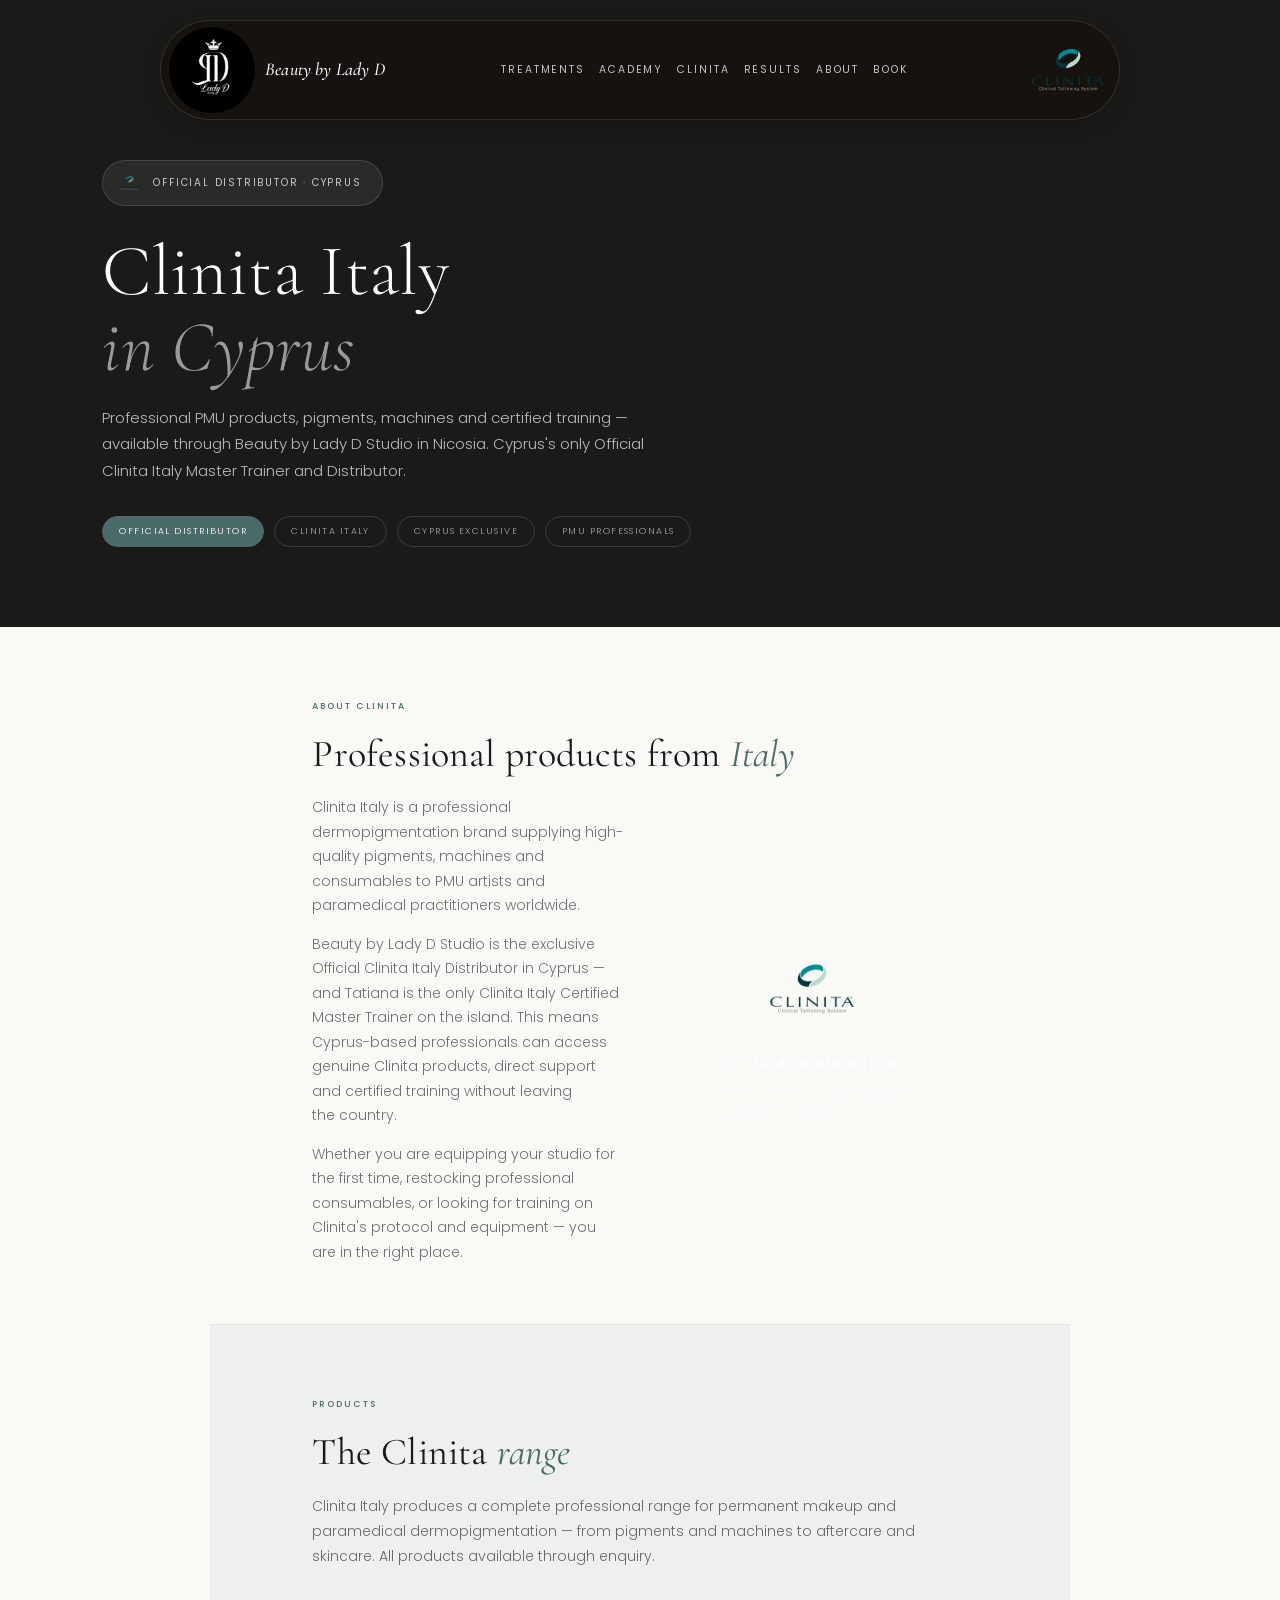
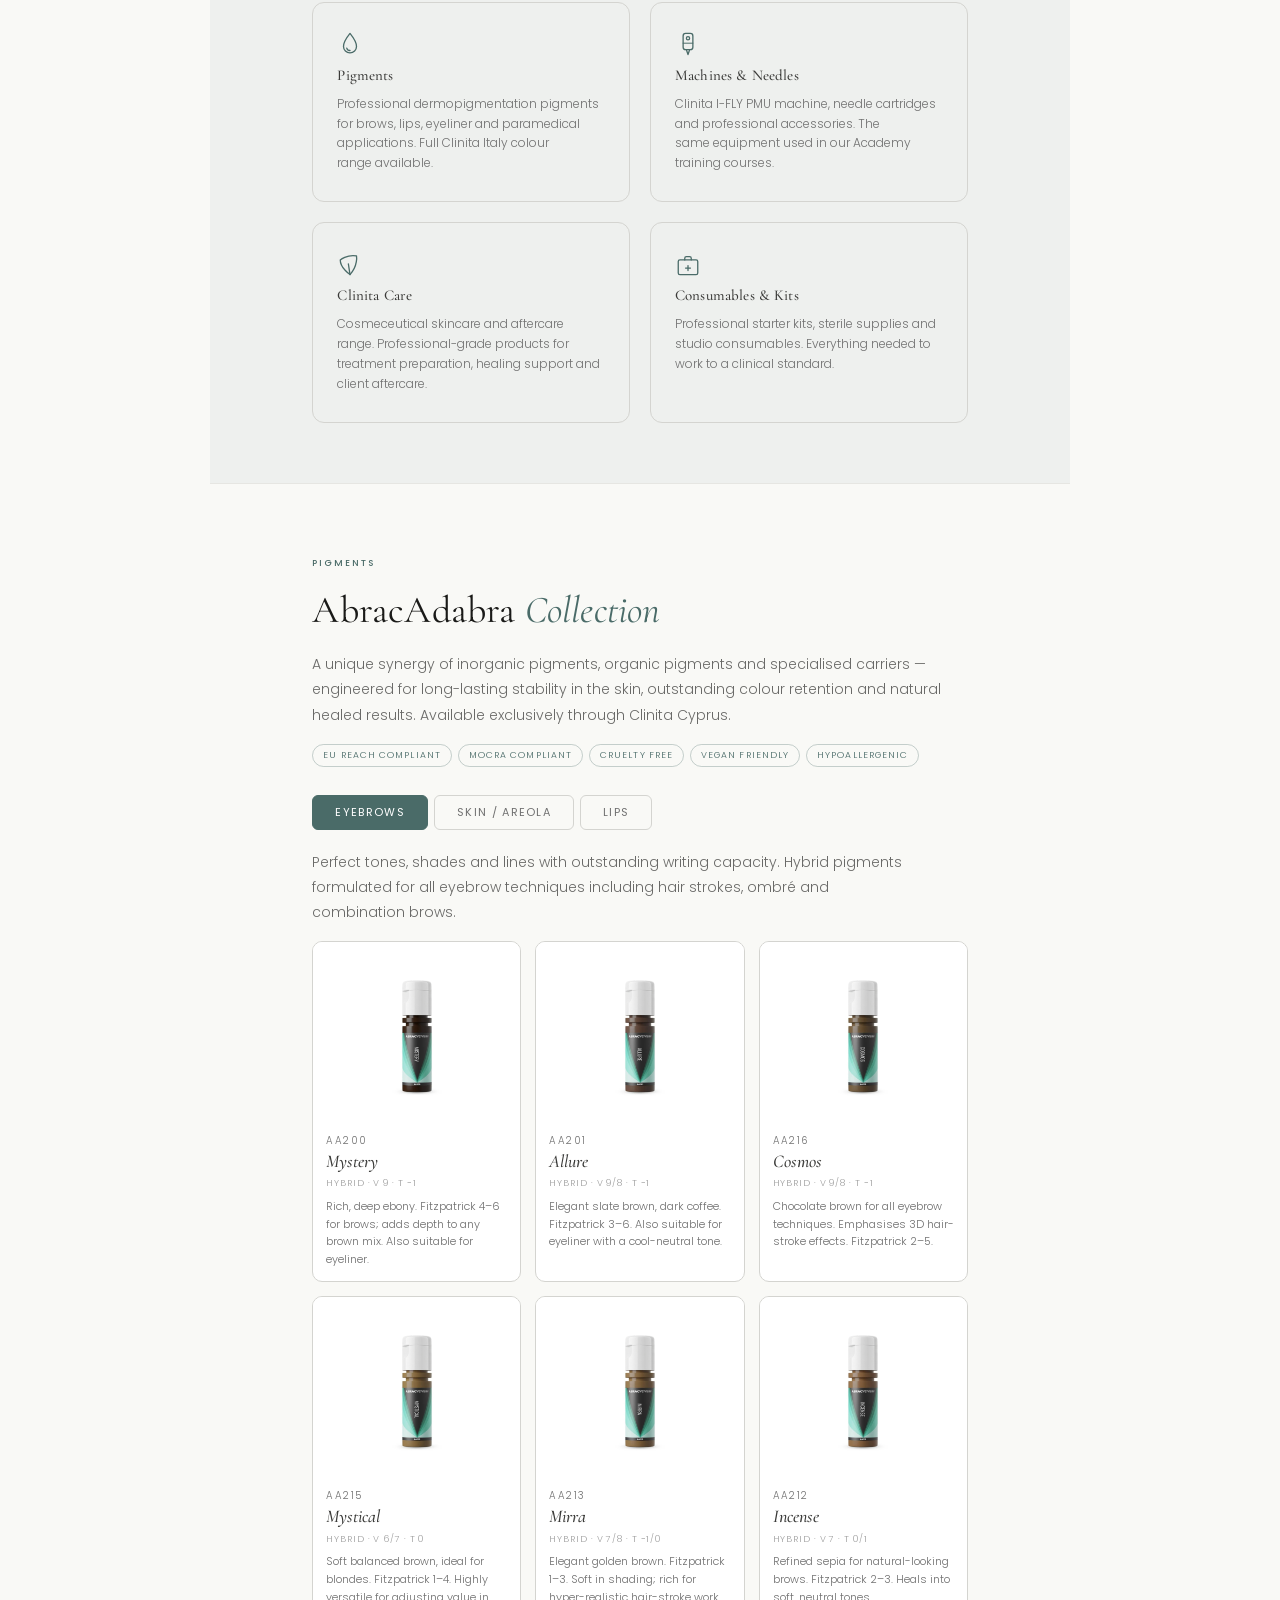
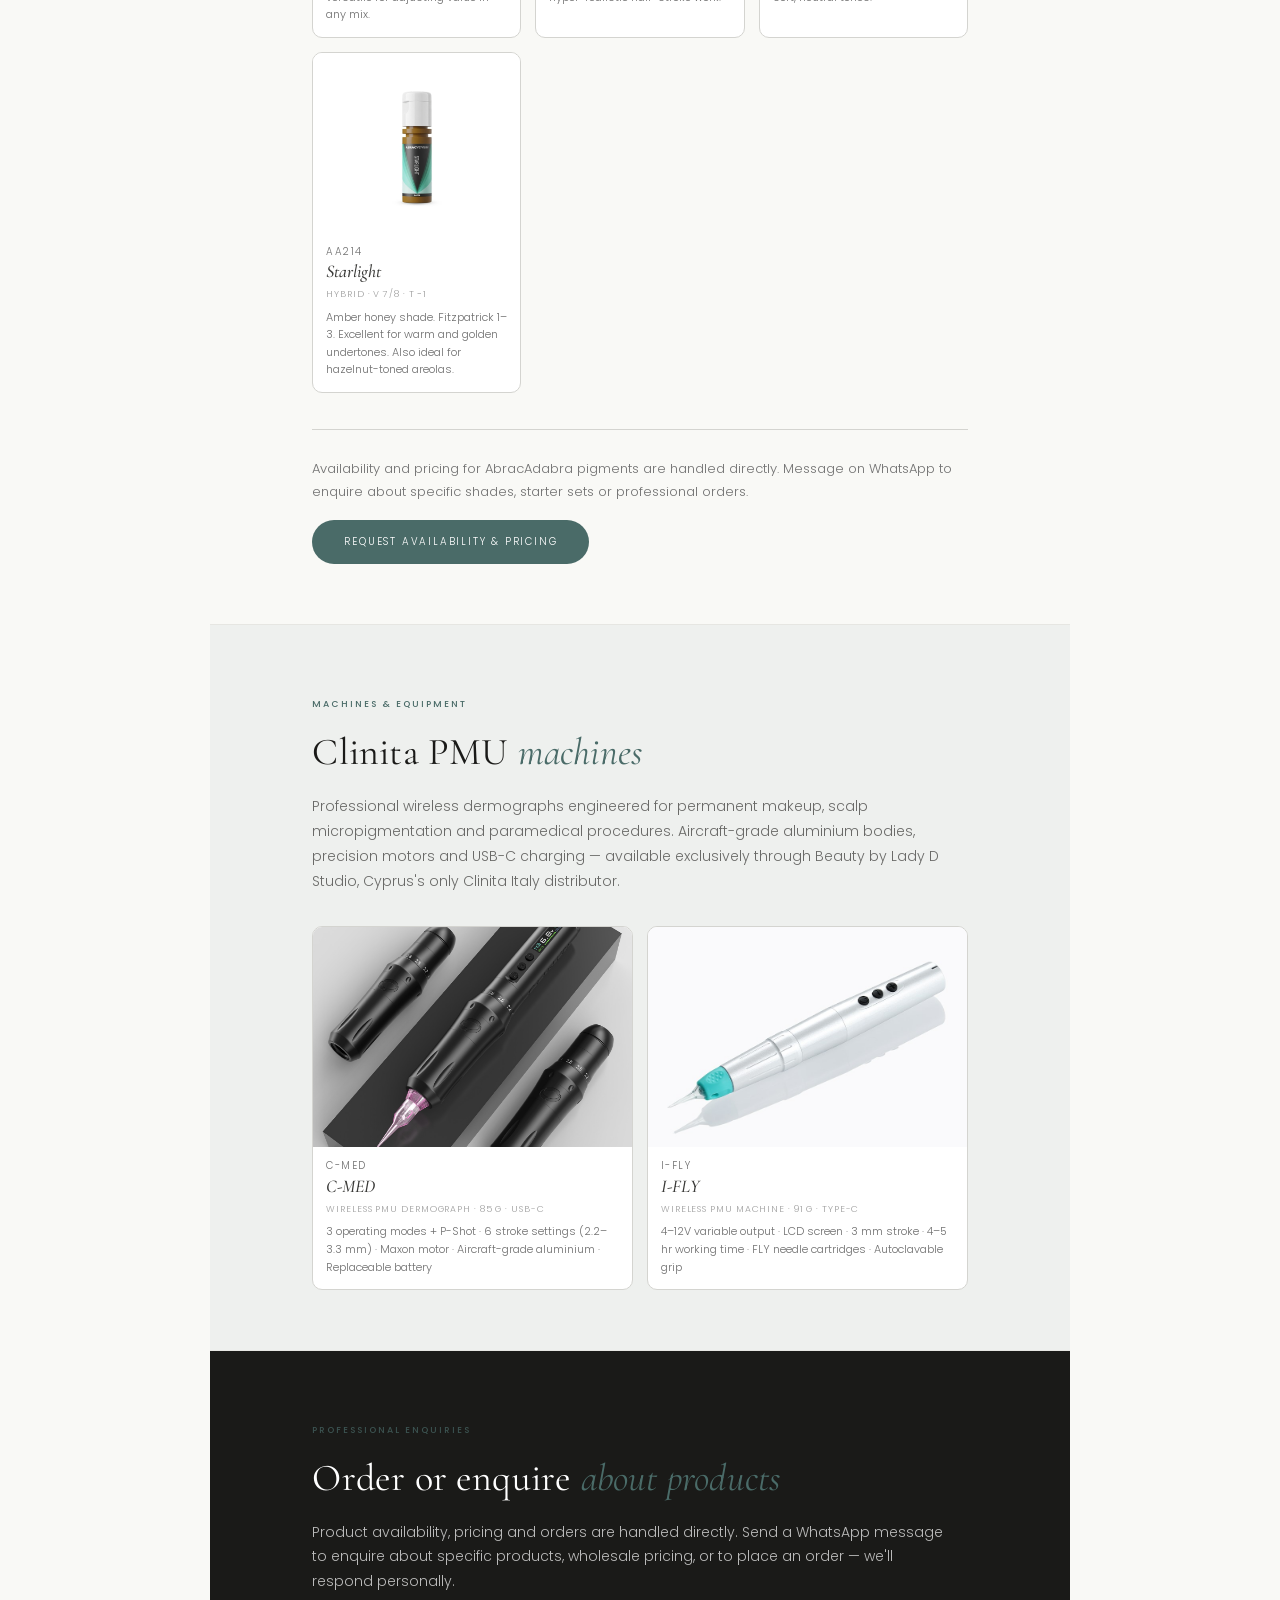
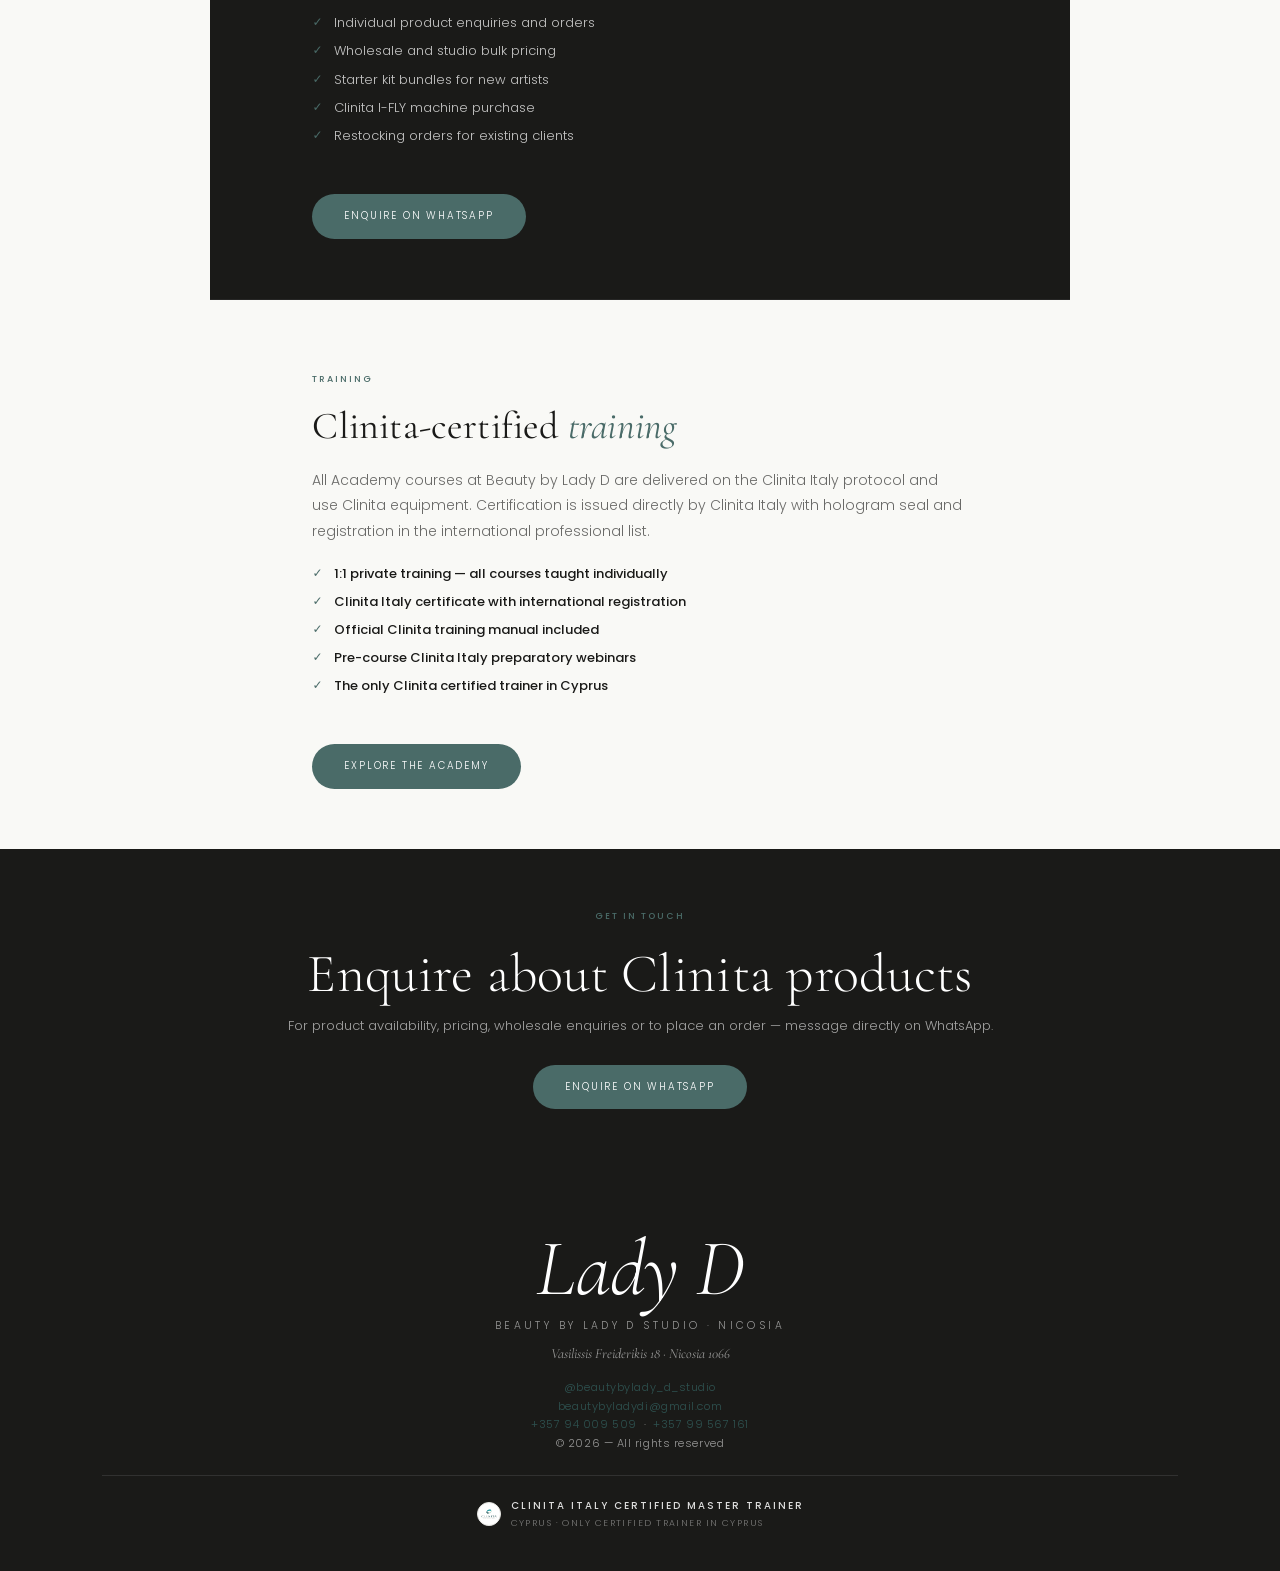
<file: clinita.html>
<!doctype html>
<html lang="en">
<head>
<meta charset="utf-8" />
<meta name="viewport" content="width=device-width, initial-scale=1, viewport-fit=cover" />
<title>Clinita Italy in Cyprus | Professional PMU Products & Training · Beauty by Lady D, Nicosia</title>
<meta name="description" content="Discover Clinita Italy professional PMU products, pigments, machines and training through Beauty by Lady D Studio — Cyprus's only Official Clinita Italy Master Trainer and Distributor, based in Nicosia." />
<link rel="canonical" href="https://www.beautybyladydstudio.com/clinita.html" />
<meta property="og:type" content="website" />
<meta property="og:url" content="https://www.beautybyladydstudio.com/clinita.html" />
<meta property="og:title" content="Clinita Italy in Cyprus | Professional PMU Products & Training" />
<meta property="og:description" content="Professional PMU pigments, machines, consumables and certified training through the only Official Clinita Italy Distributor in Cyprus." />
<link rel="preconnect" href="https://fonts.googleapis.com">
<link rel="preconnect" href="https://fonts.gstatic.com" crossorigin>
<link href="https://fonts.googleapis.com/css2?family=Cormorant+Garamond:ital,wght@0,300;0,400;0,500;0,600;1,300;1,400&family=Poppins:wght@200;300;400;500&display=swap" rel="stylesheet">
<link rel="stylesheet" href="css/styles.css">
<style>
  .clinita-hero-badge {
    display: inline-flex;
    align-items: center;
    gap: 10px;
    background: rgba(255,255,255,.07);
    border: 1px solid rgba(255,255,255,.13);
    border-radius: 40px;
    padding: 8px 20px 8px 12px;
    margin-bottom: 28px;
  }
  .clinita-hero-badge img {
    height: 28px;
    width: auto;
    opacity: .9;
  }
  .clinita-hero-badge span {
    font-size: 10px;
    letter-spacing: .18em;
    text-transform: uppercase;
    color: rgba(255,255,255,.75);
    font-family: 'Poppins', sans-serif;
    font-weight: 400;
  }
  .clinita-categories {
    display: grid;
    grid-template-columns: repeat(auto-fit, minmax(220px, 1fr));
    gap: 20px;
    margin-top: 32px;
  }
  .clinita-cat {
    background: var(--white);
    border: 1px solid var(--line);
    border-radius: 12px;
    padding: 28px 24px;
    display: flex;
    flex-direction: column;
    gap: 10px;
  }
  .clinita-cat-icon {
    color: var(--rose, #4A6B68);
    display: flex;
    align-items: center;
    line-height: 1;
  }
  .clinita-cat-icon svg {
    display: block;
    flex-shrink: 0;
  }
  .clinita-cat h3 {
    font-size: 15px;
    font-weight: 500;
    color: var(--ink);
    margin: 0;
    letter-spacing: .01em;
  }
  .clinita-cat p {
    font-size: 12px;
    color: var(--taupe-deep);
    line-height: 1.65;
    margin: 0;
  }
  .clinita-divider {
    border: none;
    border-top: 1px solid var(--line);
    margin: 0;
  }
  .clinita-about-grid {
    display: grid;
    grid-template-columns: 1fr 1fr;
    gap: 32px;
    align-items: center;
  }
  @media (max-width: 640px) {
    .clinita-about-grid { grid-template-columns: 1fr; }
  }
  .clinita-about-text p {
    font-size: 14px;
    line-height: 1.75;
    color: var(--taupe-deep);
    margin-bottom: 14px;
  }
  .clinita-about-text p:last-child { margin-bottom: 0; }
  .clinita-badge-large {
    display: flex;
    flex-direction: column;
    align-items: center;
    gap: 14px;
    padding: 32px;
    background: rgba(255,255,255,.04);
    border: 1px solid rgba(255,255,255,.1);
    border-radius: 14px;
    text-align: center;
  }
  .clinita-badge-large img {
    height: 100px;
    width: auto;
    opacity: 1;
  }
  .clinita-badge-large .badge-label {
    font-size: 10px;
    letter-spacing: .2em;
    text-transform: uppercase;
    color: rgba(255,255,255,.55);
    font-family: 'Poppins', sans-serif;
  }
  .clinita-badge-large .badge-title {
    font-size: 13px;
    letter-spacing: .1em;
    text-transform: uppercase;
    color: rgba(255,255,255,.85);
    font-family: 'Poppins', sans-serif;
    font-weight: 500;
  }
  /* AbracAdabra Pigment Collection */
  .aa-safety-pills {
    display: flex;
    flex-wrap: wrap;
    gap: 6px;
    margin: 16px 0 0;
  }
  .aa-safety-pill {
    font-size: 9px;
    letter-spacing: .12em;
    text-transform: uppercase;
    color: var(--rose);
    border: 1px solid rgba(74,107,104,.3);
    border-radius: 20px;
    padding: 3px 10px;
    font-family: 'Poppins', sans-serif;
  }
  .aa-tabs {
    display: flex;
    gap: 6px;
    margin: 28px 0 20px;
  }
  .aa-tab {
    background: none;
    border: 1px solid var(--line);
    border-radius: 6px;
    padding: 8px 22px;
    font-size: 11px;
    letter-spacing: .12em;
    text-transform: uppercase;
    color: var(--taupe-deep);
    font-family: 'Poppins', sans-serif;
    cursor: pointer;
    transition: background .15s, color .15s, border-color .15s;
  }
  .aa-tab.active {
    background: var(--rose);
    border-color: var(--rose);
    color: #fff;
  }
  .aa-panel { display: none; }
  .aa-panel.active { display: block; }
  .aa-cat-intro {
    font-size: 13px;
    line-height: 1.75;
    color: var(--taupe-deep);
    margin-bottom: 24px;
    max-width: 620px;
  }
  .aa-grid {
    display: grid;
    grid-template-columns: repeat(auto-fill, minmax(188px, 1fr));
    gap: 14px;
  }
  .aa-shade {
    border: 1px solid var(--line);
    border-radius: 10px;
    overflow: hidden;
  }
  .aa-swatch {
    height: 52px;
    width: 100%;
    display: block;
  }
  .aa-shade-body {
    padding: 11px 13px 13px;
  }
  .aa-shade-code {
    font-size: 10px;
    letter-spacing: .14em;
    text-transform: uppercase;
    color: var(--taupe-deep);
    font-family: 'Poppins', sans-serif;
    margin-bottom: 1px;
  }
  .aa-shade-name {
    font-family: 'Cormorant Garamond', serif;
    font-size: 18px;
    font-weight: 500;
    color: var(--ink);
    font-style: italic;
    line-height: 1.2;
    margin-bottom: 4px;
  }
  .aa-shade-meta {
    font-size: 9px;
    letter-spacing: .1em;
    text-transform: uppercase;
    color: var(--taupe-deep);
    font-family: 'Poppins', sans-serif;
    margin-bottom: 7px;
    opacity: .65;
  }
  .aa-shade-desc {
    font-size: 11px;
    line-height: 1.6;
    color: var(--taupe-deep);
  }
  .aa-enquire {
    margin-top: 36px;
    padding-top: 28px;
    border-top: 1px solid var(--line);
  }
  .aa-enquire > p {
    font-size: 13px;
    color: var(--taupe-deep);
    line-height: 1.75;
    margin-bottom: 16px;
  }
  .aa-shade { background: var(--white, #fff); cursor: pointer; transition: box-shadow .18s; }
  .aa-shade:hover { box-shadow: 0 4px 18px rgba(74,107,104,.13); }
  .aa-bottle-img {
    display: block;
    width: 100%;
    height: 180px;
    object-fit: contain;
    object-position: center bottom;
    background: #fff;
    padding: 12px 20px 6px;
    pointer-events: none;
    -webkit-user-select: none;
    user-select: none;
  }
  .aa-swatch-fallback {
    display: block;
    height: 180px;
  }
  @media (max-width: 600px) {
    .aa-grid { grid-template-columns: 1fr 1fr; gap: 10px; }
    .aa-shade-name { font-size: 15px; }
    .aa-bottle-img { height: 140px; padding: 8px 12px 4px; }
    .aa-swatch-fallback { height: 140px; }
  }
  /* Quick-view modal */
  .aa-qv { display: none; position: fixed; inset: 0; z-index: 1000; align-items: flex-end; justify-content: center; }
  .aa-qv.open { display: flex; }
  .aa-qv-backdrop { position: absolute; inset: 0; background: rgba(26,26,24,.55); }
  .aa-qv-panel {
    position: relative; z-index: 1; background: var(--white, #fff);
    border-radius: 16px 16px 0 0; width: 100%; max-width: 480px;
    max-height: 82vh; display: flex; flex-direction: column;
    animation: aaQvUp .22s ease;
  }
  @keyframes aaQvUp { from { transform: translateY(100%); } to { transform: translateY(0); } }
  .aa-qv-top { display: flex; justify-content: flex-end; padding: 10px 10px 0; flex-shrink: 0; }
  .aa-qv-close {
    background: var(--line, #e8e4de); border: none; width: 30px; height: 30px;
    border-radius: 50%; display: flex; align-items: center; justify-content: center;
    cursor: pointer; color: var(--ink, #1A1A18);
  }
  .aa-qv-scroll { overflow-y: auto; -webkit-overflow-scrolling: touch; flex: 1; min-height: 0; }
  .aa-qv-img {
    display: block; width: calc(100% - 64px); margin: 0 auto;
    height: 200px; object-fit: contain; object-position: center;
  }
  .aa-qv-body { padding: 14px 22px 32px; border-top: 1px solid var(--line); }
  .aa-qv-code { font-size: 10px; letter-spacing: .14em; text-transform: uppercase; color: var(--rose, #4A6B68); font-family: 'Poppins', sans-serif; margin-bottom: 4px; }
  .aa-qv-name { font-family: 'Cormorant Garamond', serif; font-size: 26px; font-style: italic; color: var(--ink, #1A1A18); line-height: 1.1; margin-bottom: 6px; }
  .aa-qv-meta { font-size: 9px; letter-spacing: .1em; text-transform: uppercase; opacity: .65; font-family: 'Poppins', sans-serif; color: var(--taupe-deep); margin-bottom: 12px; }
  .aa-qv-desc { font-size: 12px; line-height: 1.75; color: var(--taupe-deep); font-family: 'Poppins', sans-serif; }

  /* Machines & Equipment section */
  .mach-grid {
    display: grid;
    grid-template-columns: repeat(auto-fill, minmax(260px, 1fr));
    gap: 14px;
    margin-top: 32px;
  }
  .mach-card {
    border: 1px solid var(--line);
    border-radius: 10px;
    overflow: hidden;
    background: var(--white, #fff);
    text-decoration: none;
    color: inherit;
    display: block;
    transition: box-shadow .18s;
  }
  .mach-card:hover { box-shadow: 0 4px 18px rgba(74,107,104,.13); }
  .mach-prod-img {
    display: block;
    width: 100%;
    height: 220px;
    object-fit: cover;
    object-position: center;
  }
  .mach-prod-img.on-dark { background: #1e1e1e; }
  .mach-prod-img.on-light { background: #f5f5f3; }
</style>
</head>
<body>
<div class="wrap">

  <section class="cp-hero">

    <nav class="nav-pill" aria-label="Primary">
      <a class="brand" href="/">
        <span class="dot"><img src="images/ladyd-logo.png" alt="Beauty by Lady D Studio" /></span>
        Beauty by Lady D
      </a>
      <div class="links">
        <a href="/#services">Treatments</a>
        <a href="/#courses">Academy</a>
        <a href="/clinita.html" class="active">Clinita</a>
        <a href="/#portfolio">Results</a>
        <a href="/#about">About</a>
        <a href="/#book">Book</a>
      </div>
      <div class="clinita-badge-wrap">
        <div class="clinita-badge">
          <img src="images/clinita-logo-full.png" alt="Clinita Italy" />
        </div>
        <div class="clinita-tooltip">Clinita Italy Certified Trainer</div>
      </div>
    </nav>

    <div class="cp-hero-content fade-up" style="padding-top:60px;">
      <div class="clinita-hero-badge">
        <img src="images/clinita-logo-full.png" alt="Clinita Italy" />
        <span>Official Distributor · Cyprus</span>
      </div>
      <h1>Clinita Italy<br><em>in Cyprus</em></h1>
      <p class="cp-hero-sub">Professional PMU products, pigments, machines and certified training — available through Beauty by Lady D Studio in Nicosia. Cyprus's only Official Clinita Italy Master Trainer and Distributor.</p>
      <div class="cp-hero-meta">
        <span class="cp-meta-pill highlight">Official Distributor</span>
        <span class="cp-meta-pill">Clinita Italy</span>
        <span class="cp-meta-pill">Cyprus Exclusive</span>
        <span class="cp-meta-pill">PMU Professionals</span>
      </div>
    </div>

  </section>

  <div class="cp-body">
    <div class="wrap-inner">

      <section class="cp-section fade-up">
        <div class="cp-section-label">About Clinita</div>
        <h2>Professional products from <em>Italy</em></h2>
        <div class="clinita-about-grid">
          <div class="clinita-about-text">
            <p>Clinita Italy is a professional dermopigmentation brand supplying high-quality pigments, machines and consumables to PMU artists and paramedical practitioners worldwide.</p>
            <p>Beauty by Lady D Studio is the exclusive Official Clinita Italy Distributor in Cyprus — and Tatiana is the only Clinita Italy Certified Master Trainer on the island. This means Cyprus-based professionals can access genuine Clinita products, direct support and certified training without leaving the country.</p>
            <p>Whether you are equipping your studio for the first time, restocking professional consumables, or looking for training on Clinita's protocol and equipment — you are in the right place.</p>
          </div>
          <div>
            <div class="clinita-badge-large">
              <img src="images/clinita-logo-full.png" alt="Clinita Italy" />
              <div class="badge-title">Official Distributor</div>
              <div class="badge-label">Cyprus · Exclusively through Beauty by Lady D Studio</div>
            </div>
          </div>
        </div>
      </section>

      <section class="cp-section tinted fade-up">
        <div class="cp-section-label">Products</div>
        <h2>The Clinita <em>range</em></h2>
        <p>Clinita Italy produces a complete professional range for permanent makeup and paramedical dermopigmentation — from pigments and machines to aftercare and skincare. All products available through enquiry.</p>
        <div class="clinita-categories">
          <div class="clinita-cat">
            <div class="clinita-cat-icon"><svg width="26" height="26" viewBox="0 0 32 32" fill="none" aria-hidden="true"><path d="M16 3C16 3 8 13 8 19a8 8 0 0 0 16 0C24 13 16 3 16 3Z" stroke="currentColor" stroke-width="1.6" stroke-linecap="round" stroke-linejoin="round"/><path d="M12 21a4 4 0 0 0 4 3" stroke="currentColor" stroke-width="1.6" stroke-linecap="round"/></svg></div>
            <h3>Pigments</h3>
            <p>Professional dermopigmentation pigments for brows, lips, eyeliner and paramedical applications. Full Clinita Italy colour range available.</p>
          </div>
          <div class="clinita-cat">
            <div class="clinita-cat-icon"><svg width="26" height="26" viewBox="0 0 32 32" fill="none" aria-hidden="true"><rect x="10" y="3" width="12" height="20" rx="3" stroke="currentColor" stroke-width="1.6"/><path d="M14 23L16 29L18 23" stroke="currentColor" stroke-width="1.6" stroke-linejoin="round"/><line x1="10" y1="15" x2="22" y2="15" stroke="currentColor" stroke-width="1.2" stroke-linecap="round"/><circle cx="16" cy="9" r="2" stroke="currentColor" stroke-width="1.6"/></svg></div>
            <h3>Machines & Needles</h3>
            <p>Clinita I-FLY PMU machine, needle cartridges and professional accessories. The same equipment used in our Academy training courses.</p>
          </div>
          <div class="clinita-cat">
            <div class="clinita-cat-icon"><svg width="26" height="26" viewBox="0 0 32 32" fill="none" aria-hidden="true"><path d="M16 29C16 29 4 21 4 11c0 0 8-7 20-5 0 0 2 12-8 23Z" stroke="currentColor" stroke-width="1.6" stroke-linecap="round" stroke-linejoin="round"/><path d="M16 29L14 16" stroke="currentColor" stroke-width="1.6" stroke-linecap="round"/></svg></div>
            <h3>Clinita Care</h3>
            <p>Cosmeceutical skincare and aftercare range. Professional-grade products for treatment preparation, healing support and client aftercare.</p>
          </div>
          <div class="clinita-cat">
            <div class="clinita-cat-icon"><svg width="26" height="26" viewBox="0 0 32 32" fill="none" aria-hidden="true"><path d="M4 13a2 2 0 0 1 2-2h20a2 2 0 0 1 2 2v14a2 2 0 0 1-2 2H6a2 2 0 0 1-2-2Z" stroke="currentColor" stroke-width="1.6"/><path d="M12 11V9a2 2 0 0 1 2-2h4a2 2 0 0 1 2 2v2" stroke="currentColor" stroke-width="1.6" stroke-linecap="round"/><line x1="16" y1="18" x2="16" y2="24" stroke="currentColor" stroke-width="1.6" stroke-linecap="round"/><line x1="13" y1="21" x2="19" y2="21" stroke="currentColor" stroke-width="1.6" stroke-linecap="round"/></svg></div>
            <h3>Consumables & Kits</h3>
            <p>Professional starter kits, sterile supplies and studio consumables. Everything needed to work to a clinical standard.</p>
          </div>
        </div>
      </section>

      <!-- AbracAdabra Pigment Collection -->
      <section class="cp-section fade-up">
        <div class="cp-section-label">Pigments</div>
        <h2>AbracAdabra <em>Collection</em></h2>
        <p>A unique synergy of inorganic pigments, organic pigments and specialised carriers — engineered for long-lasting stability in the skin, outstanding colour retention and natural healed results. Available exclusively through Clinita Cyprus.</p>
        <div class="aa-safety-pills">
          <span class="aa-safety-pill">EU REACH Compliant</span>
          <span class="aa-safety-pill">MOCRA Compliant</span>
          <span class="aa-safety-pill">Cruelty Free</span>
          <span class="aa-safety-pill">Vegan Friendly</span>
          <span class="aa-safety-pill">Hypoallergenic</span>
        </div>
        <div class="aa-tabs" role="tablist">
          <button class="aa-tab active" role="tab" aria-selected="true" onclick="aaSwitch('brows',this)">Eyebrows</button>
          <button class="aa-tab" role="tab" aria-selected="false" onclick="aaSwitch('skin',this)">Skin / Areola</button>
          <button class="aa-tab" role="tab" aria-selected="false" onclick="aaSwitch('lips',this)">Lips</button>
        </div>

        <!-- Eyebrow panel -->
        <div class="aa-panel active" id="aa-brows" role="tabpanel">
          <p class="aa-cat-intro">Perfect tones, shades and lines with outstanding writing capacity. Hybrid pigments formulated for all eyebrow techniques including hair strokes, ombré and combination brows.</p>
          <div class="aa-grid">
            <div class="aa-shade">
              <img class="aa-bottle-img" src="images/aa-AA200.jpg" alt="AbracAdabra AA200 Mystery pigment bottle" loading="lazy">
              <div class="aa-shade-body">
                <div class="aa-shade-code">AA200</div>
                <div class="aa-shade-name">Mystery</div>
                <div class="aa-shade-meta">Hybrid · V 9 · T −1</div>
                <div class="aa-shade-desc">Rich, deep ebony. Fitzpatrick 4–6 for brows; adds depth to any brown mix. Also suitable for eyeliner.</div>
              </div>
            </div>
            <div class="aa-shade">
              <img class="aa-bottle-img" src="images/aa-AA201.jpg" alt="AbracAdabra AA201 Allure pigment bottle" loading="lazy">
              <div class="aa-shade-body">
                <div class="aa-shade-code">AA201</div>
                <div class="aa-shade-name">Allure</div>
                <div class="aa-shade-meta">Hybrid · V 9/8 · T −1</div>
                <div class="aa-shade-desc">Elegant slate brown, dark coffee. Fitzpatrick 3–6. Also suitable for eyeliner with a cool-neutral tone.</div>
              </div>
            </div>
            <div class="aa-shade">
              <img class="aa-bottle-img" src="images/aa-AA216.jpg" alt="AbracAdabra AA216 Cosmos pigment bottle" loading="lazy">
              <div class="aa-shade-body">
                <div class="aa-shade-code">AA216</div>
                <div class="aa-shade-name">Cosmos</div>
                <div class="aa-shade-meta">Hybrid · V 9/8 · T −1</div>
                <div class="aa-shade-desc">Chocolate brown for all eyebrow techniques. Emphasises 3D hair-stroke effects. Fitzpatrick 2–5.</div>
              </div>
            </div>
            <div class="aa-shade">
              <img class="aa-bottle-img" src="images/aa-AA215.jpg" alt="AbracAdabra AA215 Mystical pigment bottle" loading="lazy">
              <div class="aa-shade-body">
                <div class="aa-shade-code">AA215</div>
                <div class="aa-shade-name">Mystical</div>
                <div class="aa-shade-meta">Hybrid · V 6/7 · T 0</div>
                <div class="aa-shade-desc">Soft balanced brown, ideal for blondes. Fitzpatrick 1–4. Highly versatile for adjusting value in any mix.</div>
              </div>
            </div>
            <div class="aa-shade">
              <img class="aa-bottle-img" src="images/aa-AA213.jpg" alt="AbracAdabra AA213 Mirra pigment bottle" loading="lazy">
              <div class="aa-shade-body">
                <div class="aa-shade-code">AA213</div>
                <div class="aa-shade-name">Mirra</div>
                <div class="aa-shade-meta">Hybrid · V 7/8 · T −1/0</div>
                <div class="aa-shade-desc">Elegant golden brown. Fitzpatrick 1–3. Soft in shading; rich for hyper-realistic hair-stroke work.</div>
              </div>
            </div>
            <div class="aa-shade">
              <img class="aa-bottle-img" src="images/aa-AA212.jpg" alt="AbracAdabra AA212 Incense pigment bottle" loading="lazy">
              <div class="aa-shade-body">
                <div class="aa-shade-code">AA212</div>
                <div class="aa-shade-name">Incense</div>
                <div class="aa-shade-meta">Hybrid · V 7 · T 0/1</div>
                <div class="aa-shade-desc">Refined sepia for natural-looking brows. Fitzpatrick 2–3. Heals into soft, neutral tones.</div>
              </div>
            </div>
            <div class="aa-shade">
              <img class="aa-bottle-img" src="images/aa-AA214.jpg" alt="AbracAdabra AA214 Starlight pigment bottle" loading="lazy">
              <div class="aa-shade-body">
                <div class="aa-shade-code">AA214</div>
                <div class="aa-shade-name">Starlight</div>
                <div class="aa-shade-meta">Hybrid · V 7/8 · T −1</div>
                <div class="aa-shade-desc">Amber honey shade. Fitzpatrick 1–3. Excellent for warm and golden undertones. Also ideal for hazelnut-toned areolas.</div>
              </div>
            </div>
          </div>
        </div>

        <!-- Skin / Areola panel -->
        <div class="aa-panel" id="aa-skin" role="tabpanel">
          <p class="aa-cat-intro">From 30 years of experience in areola reconstruction and paramedical applications. Pharmaceutical-grade hybrid pigments for camouflage, areola complex and lip work.</p>
          <div class="aa-grid">
            <div class="aa-shade">
              <img class="aa-bottle-img" src="images/aa-MED0.jpg" alt="AbracAdabra MED0 White pigment bottle" loading="lazy">
              <div class="aa-shade-body">
                <div class="aa-shade-code">MED0</div>
                <div class="aa-shade-name">White</div>
                <div class="aa-shade-meta">Inorganic · V 0 · T 0</div>
                <div class="aa-shade-desc">Unsaturates and creates sophisticated nuances when added to any colour.</div>
              </div>
            </div>
            <div class="aa-shade">
              <img class="aa-bottle-img" src="images/aa-MED1.jpg" alt="AbracAdabra MED1 Sand pigment bottle" loading="lazy">
              <div class="aa-shade-body">
                <div class="aa-shade-code">MED1</div>
                <div class="aa-shade-name">Sand</div>
                <div class="aa-shade-meta">Hybrid · V 3 · T 1</div>
                <div class="aa-shade-desc">Cool-based (green). For mixing skin tones and camouflage. Neutralises red, pink and violet hues.</div>
              </div>
            </div>
            <div class="aa-shade">
              <img class="aa-bottle-img" src="images/aa-MED2.jpg" alt="AbracAdabra MED2 Hazel pigment bottle" loading="lazy">
              <div class="aa-shade-body">
                <div class="aa-shade-code">MED2</div>
                <div class="aa-shade-name">Hazel</div>
                <div class="aa-shade-meta">Hybrid · V 3 · T 1</div>
                <div class="aa-shade-desc">Camouflage, nipple-areola complex, or to lighten and brighten skin tones. Golden base that stays stable.</div>
              </div>
            </div>
            <div class="aa-shade">
              <img class="aa-bottle-img" src="images/aa-MED3.jpg" alt="AbracAdabra MED3 Jicama pigment bottle" loading="lazy">
              <div class="aa-shade-body">
                <div class="aa-shade-code">MED3</div>
                <div class="aa-shade-name">Jicama</div>
                <div class="aa-shade-meta">Hybrid · V 4 · T 2</div>
                <div class="aa-shade-desc">Very natural skin tone. Recommended for camouflage blends, areolas and lip reconstructions.</div>
              </div>
            </div>
            <div class="aa-shade">
              <img class="aa-bottle-img" src="images/aa-MED4.jpg" alt="AbracAdabra MED4 Peanut pigment bottle" loading="lazy">
              <div class="aa-shade-body">
                <div class="aa-shade-code">MED4</div>
                <div class="aa-shade-name">Peanut</div>
                <div class="aa-shade-meta">Hybrid · V 4/5 · T 2</div>
                <div class="aa-shade-desc">Amber skin tones and light areolas in medium rosy-brown shades.</div>
              </div>
            </div>
            <div class="aa-shade">
              <img class="aa-bottle-img" src="images/aa-MED5.jpg" alt="AbracAdabra MED5 Almond pigment bottle" loading="lazy">
              <div class="aa-shade-body">
                <div class="aa-shade-code">MED5</div>
                <div class="aa-shade-name">Almond</div>
                <div class="aa-shade-meta">Hybrid · V 3 · T 0</div>
                <div class="aa-shade-desc">Extremely versatile neutral beige. Base for nipple-areola complex. Softens bright lip tones while cooling them slightly.</div>
              </div>
            </div>
            <div class="aa-shade">
              <img class="aa-bottle-img" src="images/aa-MED6.jpg" alt="AbracAdabra MED6 Pink Powder pigment bottle" loading="lazy">
              <div class="aa-shade-body">
                <div class="aa-shade-code">MED6</div>
                <div class="aa-shade-name">Pink Powder</div>
                <div class="aa-shade-meta">Hybrid · V 3/4 · T −1</div>
                <div class="aa-shade-desc">Neutral pink, no warm undertones. Excellent base mix for areolas combined with Shitake. Unsaturates lip colours.</div>
              </div>
            </div>
            <div class="aa-shade">
              <img class="aa-bottle-img" src="images/aa-MED7.jpg" alt="AbracAdabra MED7 Toffee pigment bottle" loading="lazy">
              <div class="aa-shade-body">
                <div class="aa-shade-code">MED7</div>
                <div class="aa-shade-name">Toffee</div>
                <div class="aa-shade-meta">Hybrid · V 6/7 · T 1</div>
                <div class="aa-shade-desc">Medium areolas. Fitzpatrick 2–4. Brown with a delicate rosy hue. Adds neutral nude on lips.</div>
              </div>
            </div>
            <div class="aa-shade">
              <img class="aa-bottle-img" src="images/aa-MED8.jpg" alt="AbracAdabra MED8 Mango Chutney pigment bottle" loading="lazy">
              <div class="aa-shade-body">
                <div class="aa-shade-code">MED8</div>
                <div class="aa-shade-name">Mango Chutney</div>
                <div class="aa-shade-meta">Hybrid · V 4 · T 1/2</div>
                <div class="aa-shade-desc">Rosy shade for natural nude lips and softening vibrant colours. Excellent areola base; essential for medical mixes.</div>
              </div>
            </div>
            <div class="aa-shade">
              <img class="aa-bottle-img" src="images/aa-MED9.jpg" alt="AbracAdabra MED9 Thule pigment bottle" loading="lazy">
              <div class="aa-shade-body">
                <div class="aa-shade-code">MED9</div>
                <div class="aa-shade-name">Thule</div>
                <div class="aa-shade-meta">Hybrid · V 8 · T −1</div>
                <div class="aa-shade-desc">Intensifies lip colours toward nude. Nipple shading. Mixing colour for areola tones; delicate shading on light areolas.</div>
              </div>
            </div>
            <div class="aa-shade">
              <img class="aa-bottle-img" src="images/aa-MED10.jpg" alt="AbracAdabra MED10 Shitake pigment bottle" loading="lazy">
              <div class="aa-shade-body">
                <div class="aa-shade-code">MED10</div>
                <div class="aa-shade-name">Shitake</div>
                <div class="aa-shade-meta">Hybrid · V 8 · T +1</div>
                <div class="aa-shade-desc">Golden brown for medium-dark brows (Fitzpatrick 2–5) and shading darker areolas (Fitzpatrick 4–6). Warm and stable over time.</div>
              </div>
            </div>
          </div>
        </div>

        <!-- Lips panel -->
        <div class="aa-panel" id="aa-lips" role="tabpanel">
          <p class="aa-cat-intro">AbracAdabra Lips by Katarzyna Pawłowska — a dedicated lip pigment line. Available in 8 ml professional bottles.</p>
          <div class="aa-grid">
            <div class="aa-shade">
              <img class="aa-bottle-img" src="images/aa-KL1.jpg" alt="AbracAdabra KL1 Amara lip pigment bottle" loading="lazy">
              <div class="aa-shade-body">
                <div class="aa-shade-code">KL1</div>
                <div class="aa-shade-name">Amara</div>
                <div class="aa-shade-meta">Lips · 8 ml</div>
              </div>
            </div>
            <div class="aa-shade">
              <img class="aa-bottle-img" src="images/aa-KL2.jpg" alt="AbracAdabra KL2 Zaria lip pigment bottle" loading="lazy">
              <div class="aa-shade-body">
                <div class="aa-shade-code">KL2</div>
                <div class="aa-shade-name">Zaria</div>
                <div class="aa-shade-meta">Lips · 8 ml</div>
              </div>
            </div>
            <div class="aa-shade">
              <img class="aa-bottle-img" src="images/aa-KL3.jpg" alt="AbracAdabra KL3 Eywa lip pigment bottle" loading="lazy">
              <div class="aa-shade-body">
                <div class="aa-shade-code">KL3</div>
                <div class="aa-shade-name">Eywa</div>
                <div class="aa-shade-meta">Lips · 8 ml</div>
              </div>
            </div>
            <div class="aa-shade">
              <img class="aa-bottle-img" src="images/aa-KL4.jpg" alt="AbracAdabra KL4 Lumina lip pigment bottle" loading="lazy">
              <div class="aa-shade-body">
                <div class="aa-shade-code">KL4</div>
                <div class="aa-shade-name">Lumina</div>
                <div class="aa-shade-meta">Lips · 8 ml</div>
              </div>
            </div>
            <div class="aa-shade">
              <img class="aa-bottle-img" src="images/aa-KL5.jpg" alt="AbracAdabra KL5 Duna lip pigment bottle" loading="lazy">
              <div class="aa-shade-body">
                <div class="aa-shade-code">KL5</div>
                <div class="aa-shade-name">Duna</div>
                <div class="aa-shade-meta">Lips · 8 ml</div>
              </div>
            </div>
            <div class="aa-shade">
              <img class="aa-bottle-img" src="images/aa-KL6.jpg" alt="AbracAdabra KL6 Nayra lip pigment bottle" loading="lazy">
              <div class="aa-shade-body">
                <div class="aa-shade-code">KL6</div>
                <div class="aa-shade-name">Nayra</div>
                <div class="aa-shade-meta">Lips · 8 ml</div>
              </div>
            </div>
          </div>
        </div>

        <div class="aa-enquire">
          <p>Availability and pricing for AbracAdabra pigments are handled directly. Message on WhatsApp to enquire about specific shades, starter sets or professional orders.</p>
          <a class="cp-cta-btn" href="https://wa.me/35794009509?text=Hi%2C%20I%27d%20like%20to%20enquire%20about%20AbracAdabra%20pigments." target="_blank" rel="noopener">Request availability &amp; pricing</a>
        </div>
      </section>

      <!-- Machines & Equipment -->
      <section class="cp-section tinted fade-up">
        <div class="cp-section-label">Machines &amp; Equipment</div>
        <h2>Clinita PMU <em>machines</em></h2>
        <p>Professional wireless dermographs engineered for permanent makeup, scalp micropigmentation and paramedical procedures. Aircraft-grade aluminium bodies, precision motors and USB-C charging — available exclusively through Beauty by Lady D Studio, Cyprus's only Clinita Italy distributor.</p>
        <div class="mach-grid">
          <a class="mach-card" href="cmed.html">
            <img class="mach-prod-img on-dark" src="images/clinita-cmed.jpg" alt="Clinita C-MED wireless PMU dermograph" loading="lazy">
            <div class="aa-shade-body">
              <div class="aa-shade-code">C-MED</div>
              <div class="aa-shade-name">C-MED</div>
              <div class="aa-shade-meta">Wireless PMU Dermograph · 85 g · USB-C</div>
              <div class="aa-shade-desc">3 operating modes + P-Shot · 6 stroke settings (2.2–3.3 mm) · Maxon motor · Aircraft-grade aluminium · Replaceable battery</div>
            </div>
          </a>
          <a class="mach-card" href="ifly.html">
            <img class="mach-prod-img on-light" src="images/clinita-ifly.jpg" alt="Clinita I-FLY wireless PMU machine" loading="lazy">
            <div class="aa-shade-body">
              <div class="aa-shade-code">I-FLY</div>
              <div class="aa-shade-name">I-FLY</div>
              <div class="aa-shade-meta">Wireless PMU Machine · 91 g · Type-C</div>
              <div class="aa-shade-desc">4–12V variable output · LCD screen · 3 mm stroke · 4–5 hr working time · FLY needle cartridges · Autoclavable grip</div>
            </div>
          </a>
        </div>
      </section>

      <section class="cp-section dark fade-up">
        <div class="cp-section-label">Professional Enquiries</div>
        <h2>Order or enquire <em>about products</em></h2>
        <p style="font-size:14px;line-height:1.75;color:rgba(255,255,255,.7);margin-bottom:6px;">Product availability, pricing and orders are handled directly. Send a WhatsApp message to enquire about specific products, wholesale pricing, or to place an order — we'll respond personally.</p>
        <ul class="cp-checklist" style="margin-top:20px;">
          <li>Individual product enquiries and orders</li>
          <li>Wholesale and studio bulk pricing</li>
          <li>Starter kit bundles for new artists</li>
          <li>Clinita I-FLY machine purchase</li>
          <li>Restocking orders for existing clients</li>
        </ul>
        <a class="cp-cta-btn" href="https://wa.me/35794009509?text=Hi%2C%20I%27d%20like%20to%20enquire%20about%20Clinita%20Italy%20products." target="_blank" rel="noopener" style="display:inline-block;margin-top:24px;">Enquire on WhatsApp</a>
      </section>

      <section class="cp-section fade-up">
        <div class="cp-section-label">Training</div>
        <h2>Clinita-certified <em>training</em></h2>
        <p>All Academy courses at Beauty by Lady D are delivered on the Clinita Italy protocol and use Clinita equipment. Certification is issued directly by Clinita Italy with hologram seal and registration in the international professional list.</p>
        <ul class="cp-checklist bold-checks" style="margin-top:20px;">
          <li>1:1 private training — all courses taught individually</li>
          <li>Clinita Italy certificate with international registration</li>
          <li>Official Clinita training manual included</li>
          <li>Pre-course Clinita Italy preparatory webinars</li>
          <li>The only Clinita certified trainer in Cyprus</li>
        </ul>
        <a class="cp-cta-btn" href="/#courses" style="display:inline-block;margin-top:24px;">Explore the Academy</a>
      </section>

    </div>
  </div>

  <section class="cp-cta fade-up">
    <div class="cp-section-label">Get in touch</div>
    <h2>Enquire about Clinita products</h2>
    <p>For product availability, pricing, wholesale enquiries or to place an order — message directly on WhatsApp.</p>
    <a class="cp-cta-btn" href="https://wa.me/35794009509?text=Hi%2C%20I%27d%20like%20to%20enquire%20about%20Clinita%20Italy%20products." target="_blank" rel="noopener">Enquire on WhatsApp</a>
  </section>

  <footer>
    <div class="f-wordmark">Lady&nbsp;D</div>
    <div class="f-loc">Beauty by Lady D Studio · Nicosia</div>
    <div class="f-address">Vasilissis Freiderikis 18 · Nicosia 1066</div>
    <div class="f-meta">
      <a href="https://instagram.com/beautybylady_d_studio" target="_blank" rel="noopener">@beautybylady_d_studio</a><br/>
      <a href="mailto:beautybyladydi@gmail.com">beautybyladydi@gmail.com</a><br/>
      <a href="tel:+35794009509">+357 94 009 509</a> &nbsp;·&nbsp; <a href="tel:+35799567161">+357 99 567 161</a><br/>
      © 2026 — All rights reserved
    </div>
    <div class="f-partner" style="flex-direction:column;gap:8px;">
      <div style="display:flex;align-items:center;gap:10px;">
        <div class="b"><img src="images/clinita-logo-full.png" alt="Official Clinita Italy certified partner" /></div>
        <div style="text-align:left;">
          <div style="font-size:10px;letter-spacing:.2em;text-transform:uppercase;color:rgba(255,255,255,.85);font-weight:500;">Clinita Italy Certified Master Trainer</div>
          <div style="font-size:9px;letter-spacing:.16em;text-transform:uppercase;color:rgba(255,255,255,.4);margin-top:2px;">Cyprus · Only Certified Trainer in Cyprus</div>
        </div>
      </div>
    </div>
  </footer>

</div>
<script src="js/main.js"></script>
<div id="aa-qv" class="aa-qv" role="dialog" aria-modal="true" aria-label="Pigment detail">
  <div class="aa-qv-backdrop" onclick="aaQvClose()"></div>
  <div class="aa-qv-panel">
    <div class="aa-qv-top">
      <button class="aa-qv-close" onclick="aaQvClose()" aria-label="Close"><svg width="12" height="12" viewBox="0 0 12 12" fill="none" aria-hidden="true"><path d="M1 1L11 11M11 1L1 11" stroke="currentColor" stroke-width="1.6" stroke-linecap="round"/></svg></button>
    </div>
    <div class="aa-qv-scroll">
      <img class="aa-qv-img" id="aa-qv-img" alt="">
      <div class="aa-qv-body">
        <div class="aa-qv-code" id="aa-qv-code"></div>
        <div class="aa-qv-name" id="aa-qv-name"></div>
        <div class="aa-qv-meta" id="aa-qv-meta"></div>
        <div class="aa-qv-desc" id="aa-qv-desc"></div>
      </div>
    </div>
  </div>
</div>

<script>
function aaSwitch(cat, btn) {
  document.querySelectorAll('.aa-tab').forEach(function(t){ t.classList.remove('active'); t.setAttribute('aria-selected','false'); });
  document.querySelectorAll('.aa-panel').forEach(function(p){ p.classList.remove('active'); });
  btn.classList.add('active');
  btn.setAttribute('aria-selected','true');
  document.getElementById('aa-' + cat).classList.add('active');
}
function aaQuickView(card) {
  var imgEl = card.querySelector('.aa-bottle-img');
  var qvImg = document.getElementById('aa-qv-img');
  qvImg.removeAttribute('src');
  if (imgEl) { qvImg.src = imgEl.src; qvImg.alt = imgEl.alt || ''; }
  var get = function(sel) { var el = card.querySelector(sel); return el ? el.textContent.trim() : ''; };
  document.getElementById('aa-qv-code').textContent = get('.aa-shade-code');
  document.getElementById('aa-qv-name').textContent = get('.aa-shade-name');
  document.getElementById('aa-qv-meta').textContent = get('.aa-shade-meta');
  document.getElementById('aa-qv-desc').textContent = get('.aa-shade-desc');
  document.querySelector('.aa-qv-scroll').scrollTop = 0;
  document.getElementById('aa-qv').classList.add('open');
  document.body.style.overflow = 'hidden';
}
function aaQvClose() {
  document.getElementById('aa-qv').classList.remove('open');
  document.body.style.overflow = '';
}
document.addEventListener('keydown', function(e){ if (e.key === 'Escape') aaQvClose(); });
document.addEventListener('click', function(e) {
  if (!e.target.closest) return;
  var card = e.target.closest('.aa-shade');
  if (card) aaQuickView(card);
});
</script>
</body>
</html>
</file>
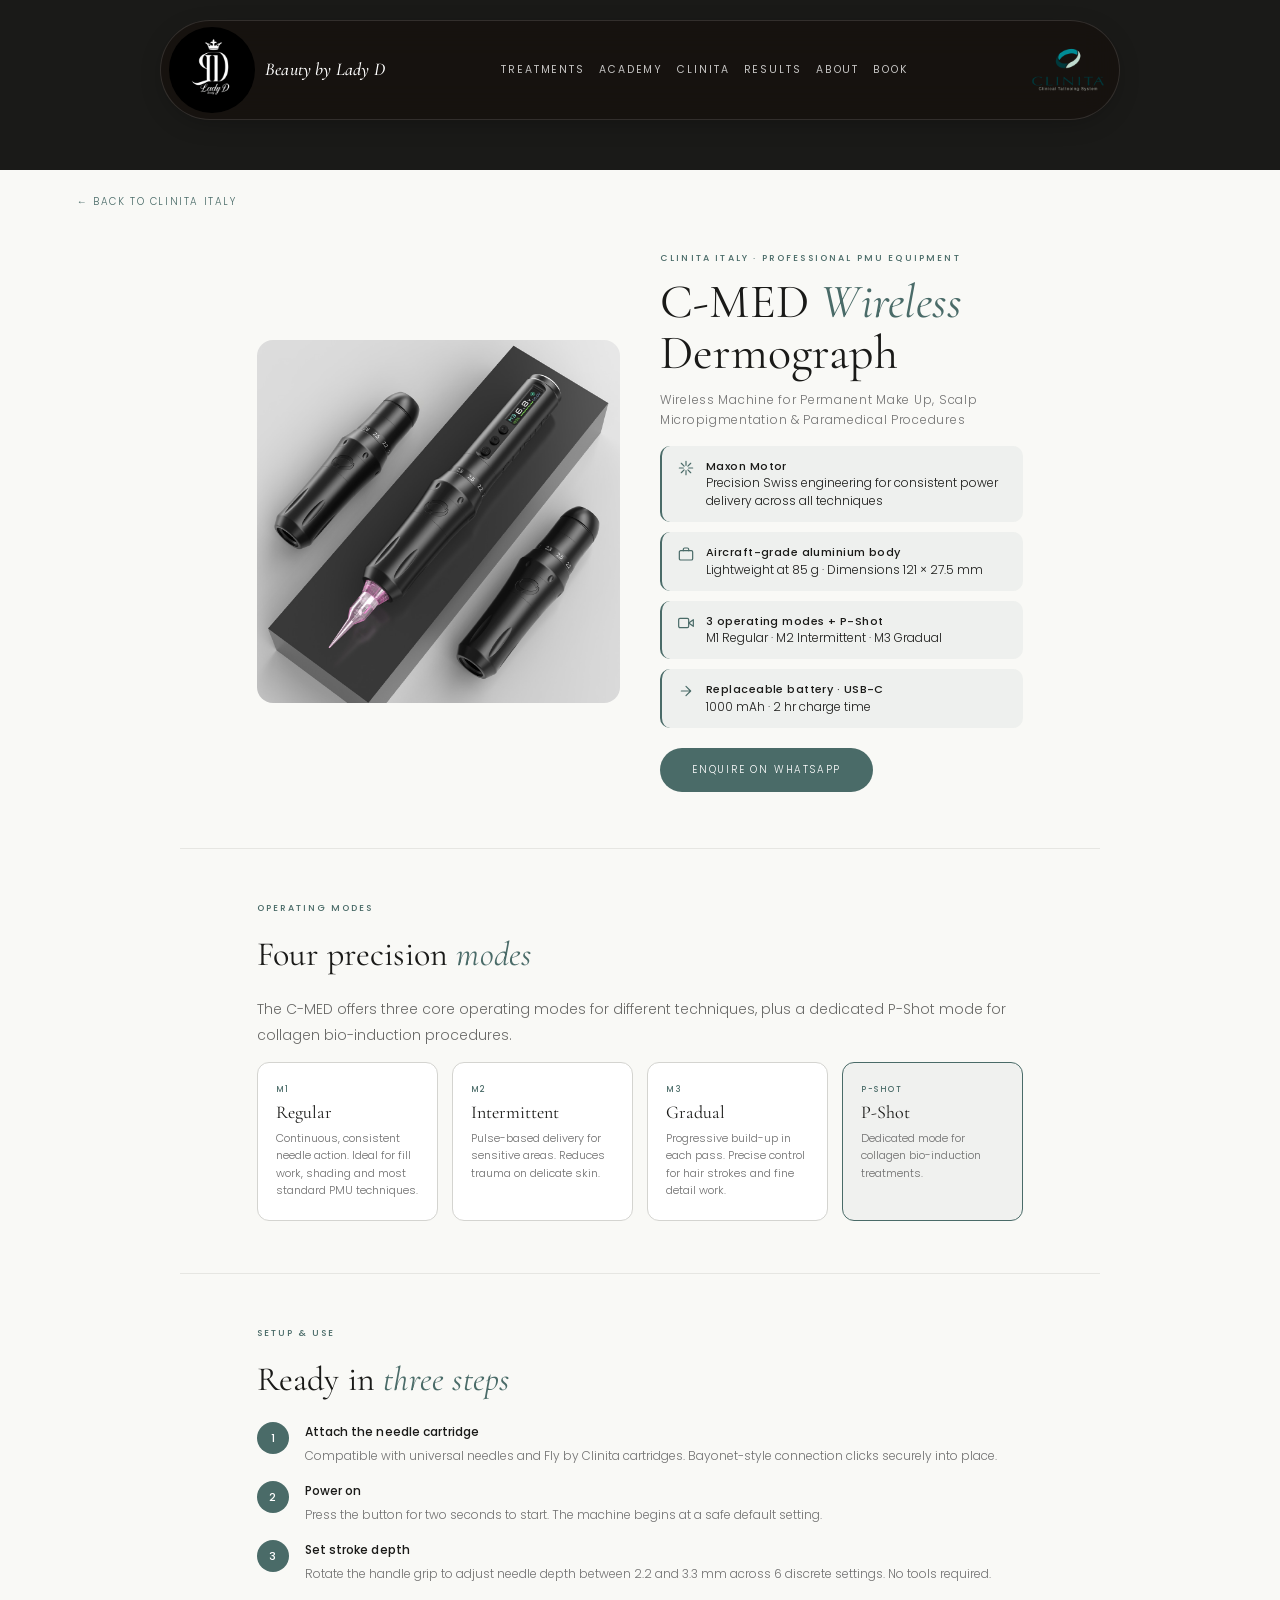
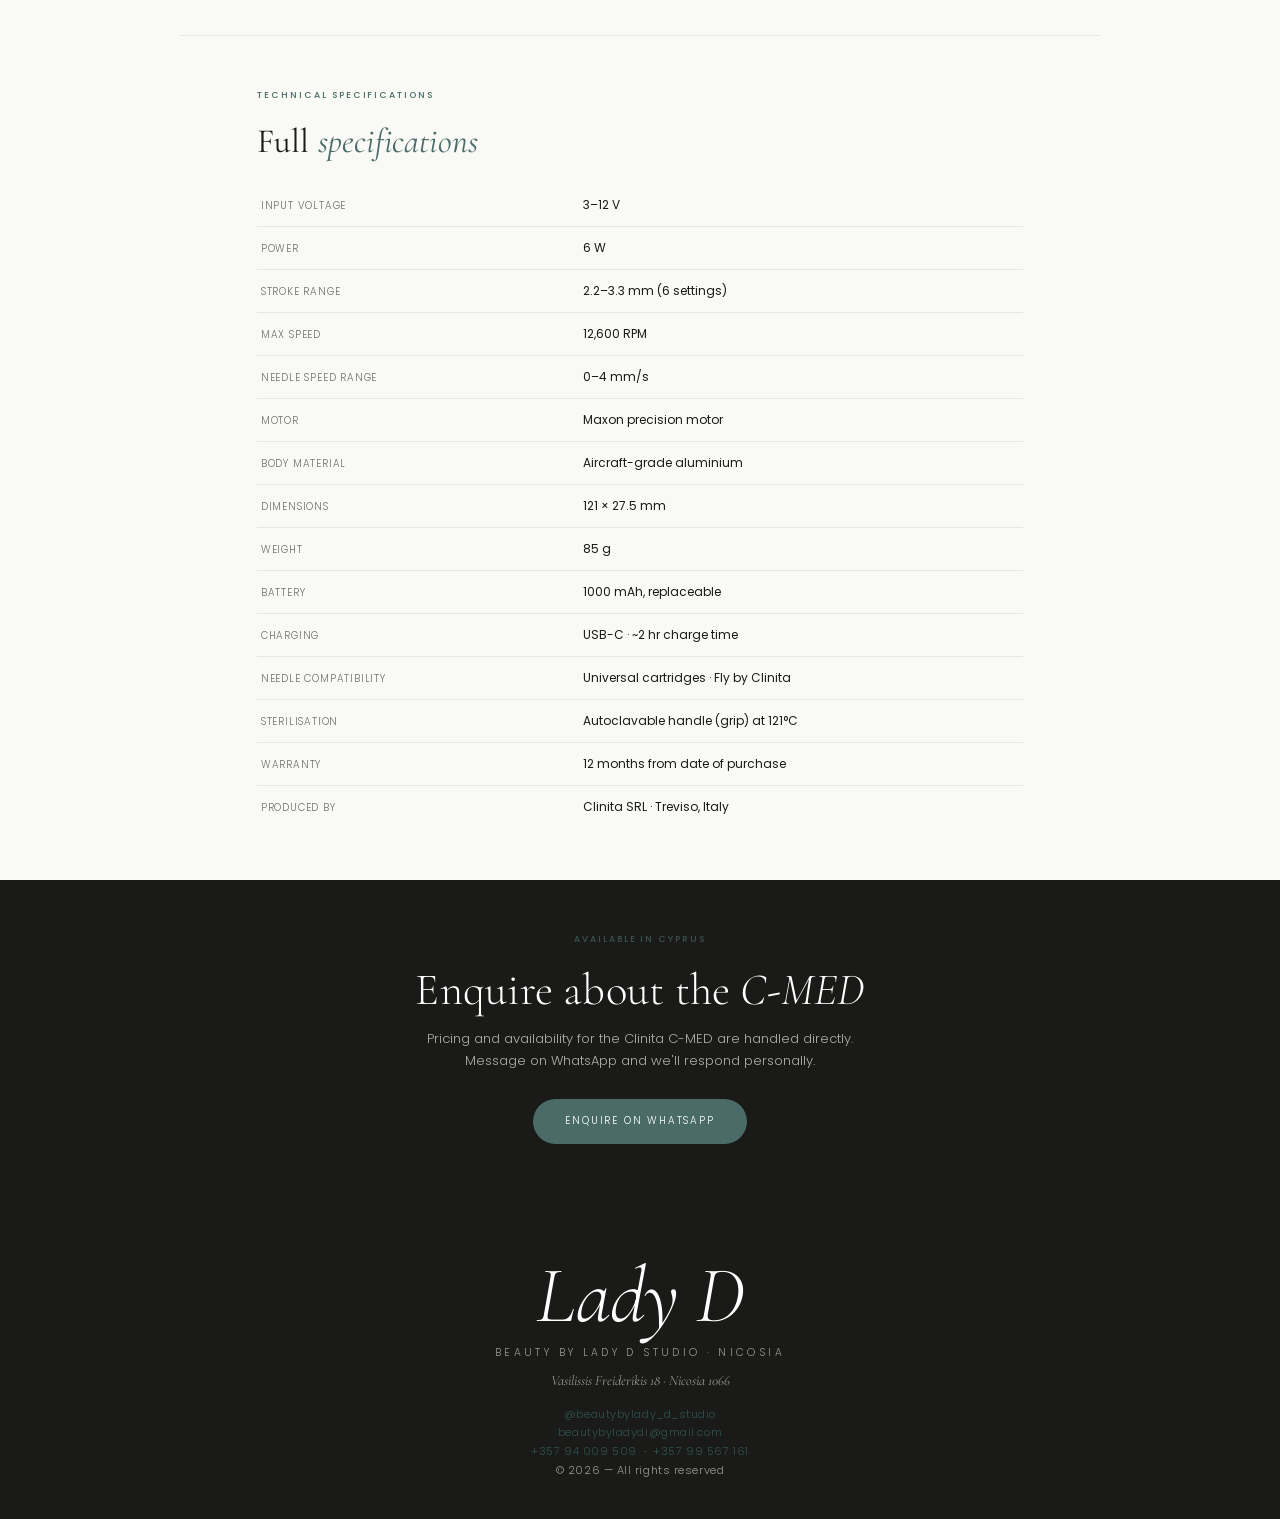
<file: cmed.html>
<!doctype html>
<html lang="en">
<head>
<meta charset="utf-8" />
<meta name="viewport" content="width=device-width, initial-scale=1, viewport-fit=cover" />
<title>Clinita C-MED Wireless PMU Dermograph · Beauty by Lady D Studio, Nicosia</title>
<meta name="description" content="The Clinita C-MED is a professional wireless PMU dermograph with Maxon motor, aircraft-grade aluminium body, 3 operating modes and USB-C charging. Available in Cyprus through Beauty by Lady D Studio." />
<link rel="canonical" href="https://www.beautybyladydstudio.com/cmed.html" />
<link rel="preconnect" href="https://fonts.googleapis.com">
<link rel="preconnect" href="https://fonts.gstatic.com" crossorigin>
<link href="https://fonts.googleapis.com/css2?family=Cormorant+Garamond:ital,wght@0,300;0,400;0,500;0,600;1,300;1,400&family=Poppins:wght@200;300;400;500&display=swap" rel="stylesheet">
<link rel="stylesheet" href="css/styles.css">
<style>
  /* Product page layout */
  .prod-back {
    display: inline-flex;
    align-items: center;
    gap: 6px;
    font-family: 'Poppins', sans-serif;
    font-size: 10px;
    letter-spacing: .16em;
    text-transform: uppercase;
    color: var(--rose, #4A6B68);
    text-decoration: none;
    padding: 24px max(24px, 6vw) 0;
    display: block;
  }
  .prod-hero {
    display: grid;
    grid-template-columns: 1fr 1fr;
    gap: 40px;
    align-items: center;
    padding: 40px max(24px, 6vw) 56px;
    max-width: 920px;
    margin: 0 auto;
  }
  @media (max-width: 680px) {
    .prod-hero { grid-template-columns: 1fr; gap: 28px; padding-top: 28px; }
  }
  .prod-photo-wrap {
    background: #1e1e1e;
    border-radius: 16px;
    overflow: hidden;
    aspect-ratio: 1;
    display: flex;
    align-items: center;
    justify-content: center;
  }
  .prod-photo { width: 100%; height: 100%; object-fit: cover; object-position: center; display: block; }
  .prod-meta { display: flex; flex-direction: column; gap: 12px; }
  .prod-eyebrow { font-family: 'Poppins', sans-serif; font-size: 9px; letter-spacing: .24em; text-transform: uppercase; color: var(--rose, #4A6B68); font-weight: 500; }
  .prod-title { font-family: 'Cormorant Garamond', serif; font-size: clamp(32px, 5vw, 48px); font-weight: 400; color: var(--brown-deep, #1A1A18); line-height: 1.05; margin: 0; }
  .prod-title em { font-style: italic; color: var(--rose, #4A6B68); }
  .prod-subtitle { font-family: 'Poppins', sans-serif; font-size: 12px; color: var(--taupe-deep, #707070); letter-spacing: .06em; margin: 0; }
  .prod-highlights { display: flex; flex-direction: column; gap: 10px; margin-top: 4px; }
  .prod-highlight {
    display: flex;
    align-items: flex-start;
    gap: 12px;
    padding: 12px 16px;
    background: rgba(74,107,104,.06);
    border-radius: 10px;
    border-left: 2px solid var(--rose, #4A6B68);
  }
  .prod-highlight-icon { color: var(--rose, #4A6B68); flex-shrink: 0; margin-top: 1px; }
  .prod-highlight-text { font-family: 'Poppins', sans-serif; font-size: 12px; color: var(--brown-deep, #1A1A18); line-height: 1.5; }
  .prod-highlight-text strong { font-weight: 500; display: block; font-size: 11px; letter-spacing: .04em; }
  .prod-cta-row { display: flex; gap: 12px; flex-wrap: wrap; margin-top: 8px; }

  /* Sections */
  .prod-section { padding: 52px max(24px, 6vw); border-top: 1px solid var(--line-soft, #E6E6E2); max-width: 920px; margin: 0 auto; }
  .prod-section-label { font-family: 'Poppins', sans-serif; font-size: 9px; letter-spacing: .22em; text-transform: uppercase; color: var(--rose, #4A6B68); font-weight: 500; margin-bottom: 20px; }
  .prod-section h2 { font-family: 'Cormorant Garamond', serif; font-size: clamp(24px, 3vw, 34px); font-weight: 400; color: var(--brown-deep, #1A1A18); line-height: 1.1; margin-bottom: 24px; }
  .prod-section h2 em { font-style: italic; color: var(--rose, #4A6B68); }
  .prod-section p { font-size: 14px; color: var(--brown-soft, #6A6A68); line-height: 1.8; margin-bottom: 14px; }

  /* Modes grid */
  .mode-grid { display: grid; grid-template-columns: repeat(auto-fit, minmax(180px, 1fr)); gap: 14px; margin-top: 8px; }
  .mode-card {
    border: 1px solid var(--line, #D4D4D0);
    border-radius: 12px;
    padding: 20px 18px;
    background: #fff;
  }
  .mode-tag { font-family: 'Poppins', sans-serif; font-size: 8px; letter-spacing: .2em; text-transform: uppercase; color: var(--rose, #4A6B68); font-weight: 500; margin-bottom: 6px; }
  .mode-name { font-family: 'Cormorant Garamond', serif; font-size: 18px; font-weight: 400; color: var(--brown-deep, #1A1A18); margin-bottom: 6px; line-height: 1.2; }
  .mode-desc { font-family: 'Poppins', sans-serif; font-size: 11px; color: var(--taupe-deep, #707070); line-height: 1.6; }
  .mode-card.pshot { border-color: var(--rose, #4A6B68); background: rgba(74,107,104,.05); }
  .mode-card.pshot .mode-tag { color: var(--rose, #4A6B68); }

  /* Steps */
  .steps { display: flex; flex-direction: column; gap: 16px; margin-top: 8px; }
  .step { display: flex; gap: 16px; align-items: flex-start; }
  .step-num { width: 32px; height: 32px; border-radius: 50%; background: var(--rose, #4A6B68); color: #fff; font-family: 'Poppins', sans-serif; font-size: 11px; font-weight: 500; display: flex; align-items: center; justify-content: center; flex-shrink: 0; }
  .step-body h4 { font-family: 'Poppins', sans-serif; font-size: 12px; font-weight: 500; color: var(--brown-deep, #1A1A18); margin-bottom: 4px; }
  .step-body p { font-size: 12px; color: var(--taupe-deep, #707070); line-height: 1.6; margin: 0; }

  /* Specs table */
  .specs-table { width: 100%; border-collapse: collapse; margin-top: 8px; }
  .specs-table tr { border-bottom: 1px solid var(--line-soft, #E6E6E2); }
  .specs-table tr:last-child { border-bottom: none; }
  .specs-table td { padding: 12px 4px; font-family: 'Poppins', sans-serif; font-size: 12px; line-height: 1.5; vertical-align: top; }
  .specs-table td:first-child { color: var(--taupe-deep, #707070); font-size: 10px; letter-spacing: .08em; text-transform: uppercase; width: 42%; padding-right: 16px; padding-top: 14px; }
  .specs-table td:last-child { color: var(--brown-deep, #1A1A18); font-weight: 400; }

  /* CTA dark */
  .prod-cta-dark {
    background: var(--brown-deep, #1A1A18);
    padding: 52px max(24px, 6vw);
    text-align: center;
  }
  .prod-cta-dark .prod-section-label { color: rgba(74,107,104,.7); }
  .prod-cta-dark h2 { color: #fff; margin-bottom: 14px; }
  .prod-cta-dark p { color: rgba(255,255,255,.65); font-size: 13px; max-width: 480px; margin: 0 auto 28px; }
  .prod-cta-dark .cp-cta-btn { display: inline-flex; align-items: center; gap: 8px; background: var(--rose, #4A6B68); color: #fff; font-family: 'Poppins', sans-serif; font-size: 10px; letter-spacing: .18em; text-transform: uppercase; text-decoration: none; padding: 14px 32px; border-radius: 999px; transition: background .2s; }
  .prod-cta-dark .cp-cta-btn:hover { background: #2E5250; }
</style>
</head>
<body>
<div class="wrap">

  <section class="cp-hero" style="min-height: auto; padding-bottom: 0;">
    <nav class="nav-pill" aria-label="Primary">
      <a class="brand" href="/">
        <span class="dot"><img src="images/ladyd-logo.png" alt="Beauty by Lady D Studio" /></span>
        Beauty by Lady D
      </a>
      <div class="links">
        <a href="/#services">Treatments</a>
        <a href="/#courses">Academy</a>
        <a href="/clinita.html" class="active">Clinita</a>
        <a href="/#portfolio">Results</a>
        <a href="/#about">About</a>
        <a href="/#book">Book</a>
      </div>
      <div class="clinita-badge-wrap">
        <div class="clinita-badge">
          <img src="images/clinita-logo-full.png" alt="Clinita Italy" />
        </div>
        <div class="clinita-tooltip">Clinita Italy Certified Trainer</div>
      </div>
    </nav>
    <div style="height: 70px;"></div>
  </section>

  <div class="cp-body">
    <div class="wrap-inner">

      <a class="prod-back" href="clinita.html">
        ← Back to Clinita Italy
      </a>

      <div class="prod-hero">
        <div class="prod-photo-wrap">
          <img src="images/clinita-cmed.jpg" alt="Clinita C-MED wireless PMU dermograph — silver pen with teal needle cartridge" class="prod-photo" />
        </div>
        <div class="prod-meta">
          <div class="prod-eyebrow">Clinita Italy · Professional PMU Equipment</div>
          <h1 class="prod-title">C-MED <em>Wireless</em><br>Dermograph</h1>
          <p class="prod-subtitle">Wireless Machine for Permanent Make Up, Scalp Micropigmentation &amp; Paramedical Procedures</p>
          <div class="prod-highlights">
            <div class="prod-highlight">
              <div class="prod-highlight-icon">
                <svg width="16" height="16" viewBox="0 0 24 24" fill="none" stroke="currentColor" stroke-width="1.8" stroke-linecap="round" stroke-linejoin="round" aria-hidden="true"><path d="M12 2v6m0 8v6M4.93 4.93l4.24 4.24m5.66 5.66 4.24 4.24M2 12h6m8 0h6M4.93 19.07l4.24-4.24m5.66-5.66 4.24-4.24"/></svg>
              </div>
              <div class="prod-highlight-text"><strong>Maxon Motor</strong>Precision Swiss engineering for consistent power delivery across all techniques</div>
            </div>
            <div class="prod-highlight">
              <div class="prod-highlight-icon">
                <svg width="16" height="16" viewBox="0 0 24 24" fill="none" stroke="currentColor" stroke-width="1.8" stroke-linecap="round" stroke-linejoin="round" aria-hidden="true"><rect x="2" y="7" width="20" height="14" rx="2"/><path d="M16 7V5a2 2 0 0 0-2-2h-4a2 2 0 0 0-2 2v2"/></svg>
              </div>
              <div class="prod-highlight-text"><strong>Aircraft-grade aluminium body</strong>Lightweight at 85 g · Dimensions 121 × 27.5 mm</div>
            </div>
            <div class="prod-highlight">
              <div class="prod-highlight-icon">
                <svg width="16" height="16" viewBox="0 0 24 24" fill="none" stroke="currentColor" stroke-width="1.8" stroke-linecap="round" stroke-linejoin="round" aria-hidden="true"><path d="M23 7 16 12 23 17V7z"/><rect x="1" y="5" width="15" height="14" rx="2"/></svg>
              </div>
              <div class="prod-highlight-text"><strong>3 operating modes + P-Shot</strong>M1 Regular · M2 Intermittent · M3 Gradual</div>
            </div>
            <div class="prod-highlight">
              <div class="prod-highlight-icon">
                <svg width="16" height="16" viewBox="0 0 24 24" fill="none" stroke="currentColor" stroke-width="1.8" stroke-linecap="round" stroke-linejoin="round" aria-hidden="true"><path d="M5 12h14M12 5l7 7-7 7"/></svg>
              </div>
              <div class="prod-highlight-text"><strong>Replaceable battery · USB-C</strong>1000 mAh · 2 hr charge time</div>
            </div>
          </div>
          <div class="prod-cta-row">
            <a class="cp-cta-btn" href="https://wa.me/35794009509?text=Hi%2C%20I%27d%20like%20to%20enquire%20about%20the%20Clinita%20C-MED%20machine." target="_blank" rel="noopener">Enquire on WhatsApp</a>
          </div>
        </div>
      </div>

      <div class="prod-section">
        <div class="prod-section-label">Operating Modes</div>
        <h2>Four precision <em>modes</em></h2>
        <p>The C-MED offers three core operating modes for different techniques, plus a dedicated P-Shot mode for collagen bio-induction procedures.</p>
        <div class="mode-grid">
          <div class="mode-card">
            <div class="mode-tag">M1</div>
            <div class="mode-name">Regular</div>
            <div class="mode-desc">Continuous, consistent needle action. Ideal for fill work, shading and most standard PMU techniques.</div>
          </div>
          <div class="mode-card">
            <div class="mode-tag">M2</div>
            <div class="mode-name">Intermittent</div>
            <div class="mode-desc">Pulse-based delivery for sensitive areas. Reduces trauma on delicate skin.</div>
          </div>
          <div class="mode-card">
            <div class="mode-tag">M3</div>
            <div class="mode-name">Gradual</div>
            <div class="mode-desc">Progressive build-up in each pass. Precise control for hair strokes and fine detail work.</div>
          </div>
          <div class="mode-card pshot">
            <div class="mode-tag">P-Shot</div>
            <div class="mode-name">P-Shot</div>
            <div class="mode-desc">Dedicated mode for collagen bio-induction treatments.</div>
          </div>
        </div>
      </div>

      <div class="prod-section">
        <div class="prod-section-label">Setup &amp; Use</div>
        <h2>Ready in <em>three steps</em></h2>
        <div class="steps">
          <div class="step">
            <div class="step-num">1</div>
            <div class="step-body">
              <h4>Attach the needle cartridge</h4>
              <p>Compatible with universal needles and Fly by Clinita cartridges. Bayonet-style connection clicks securely into place.</p>
            </div>
          </div>
          <div class="step">
            <div class="step-num">2</div>
            <div class="step-body">
              <h4>Power on</h4>
              <p>Press the button for two seconds to start. The machine begins at a safe default setting.</p>
            </div>
          </div>
          <div class="step">
            <div class="step-num">3</div>
            <div class="step-body">
              <h4>Set stroke depth</h4>
              <p>Rotate the handle grip to adjust needle depth between 2.2 and 3.3 mm across 6 discrete settings. No tools required.</p>
            </div>
          </div>
        </div>
      </div>

      <div class="prod-section">
        <div class="prod-section-label">Technical Specifications</div>
        <h2>Full <em>specifications</em></h2>
        <table class="specs-table" aria-label="C-MED technical specifications">
          <tr><td>Input voltage</td><td>3–12 V</td></tr>
          <tr><td>Power</td><td>6 W</td></tr>
          <tr><td>Stroke range</td><td>2.2–3.3 mm (6 settings)</td></tr>
          <tr><td>Max speed</td><td>12,600 RPM</td></tr>
          <tr><td>Needle speed range</td><td>0–4 mm/s</td></tr>
          <tr><td>Motor</td><td>Maxon precision motor</td></tr>
          <tr><td>Body material</td><td>Aircraft-grade aluminium</td></tr>
          <tr><td>Dimensions</td><td>121 × 27.5 mm</td></tr>
          <tr><td>Weight</td><td>85 g</td></tr>
          <tr><td>Battery</td><td>1000 mAh, replaceable</td></tr>
          <tr><td>Charging</td><td>USB-C · ~2 hr charge time</td></tr>
          <tr><td>Needle compatibility</td><td>Universal cartridges · Fly by Clinita</td></tr>
          <tr><td>Sterilisation</td><td>Autoclavable handle (grip) at 121°C</td></tr>
          <tr><td>Warranty</td><td>12 months from date of purchase</td></tr>
          <tr><td>Produced by</td><td>Clinita SRL · Treviso, Italy</td></tr>
        </table>
      </div>

    </div>
  </div>

  <div class="prod-cta-dark">
    <div class="prod-section-label">Available in Cyprus</div>
    <h2>Enquire about the <em>C-MED</em></h2>
    <p>Pricing and availability for the Clinita C-MED are handled directly. Message on WhatsApp and we'll respond personally.</p>
    <a class="cp-cta-btn" href="https://wa.me/35794009509?text=Hi%2C%20I%27d%20like%20to%20enquire%20about%20the%20Clinita%20C-MED%20machine." target="_blank" rel="noopener">Enquire on WhatsApp</a>
  </div>

  <footer>
    <div class="f-wordmark">Lady&nbsp;D</div>
    <div class="f-loc">Beauty by Lady D Studio · Nicosia</div>
    <div class="f-address">Vasilissis Freiderikis 18 · Nicosia 1066</div>
    <div class="f-meta">
      <a href="https://instagram.com/beautybylady_d_studio" target="_blank" rel="noopener">@beautybylady_d_studio</a><br/>
      <a href="mailto:beautybyladydi@gmail.com">beautybyladydi@gmail.com</a><br/>
      <a href="tel:+35794009509">+357 94 009 509</a> &nbsp;·&nbsp; <a href="tel:+35799567161">+357 99 567 161</a><br/>
      © 2026 — All rights reserved
    </div>
  </footer>

</div>
</body>
</html>
</file>
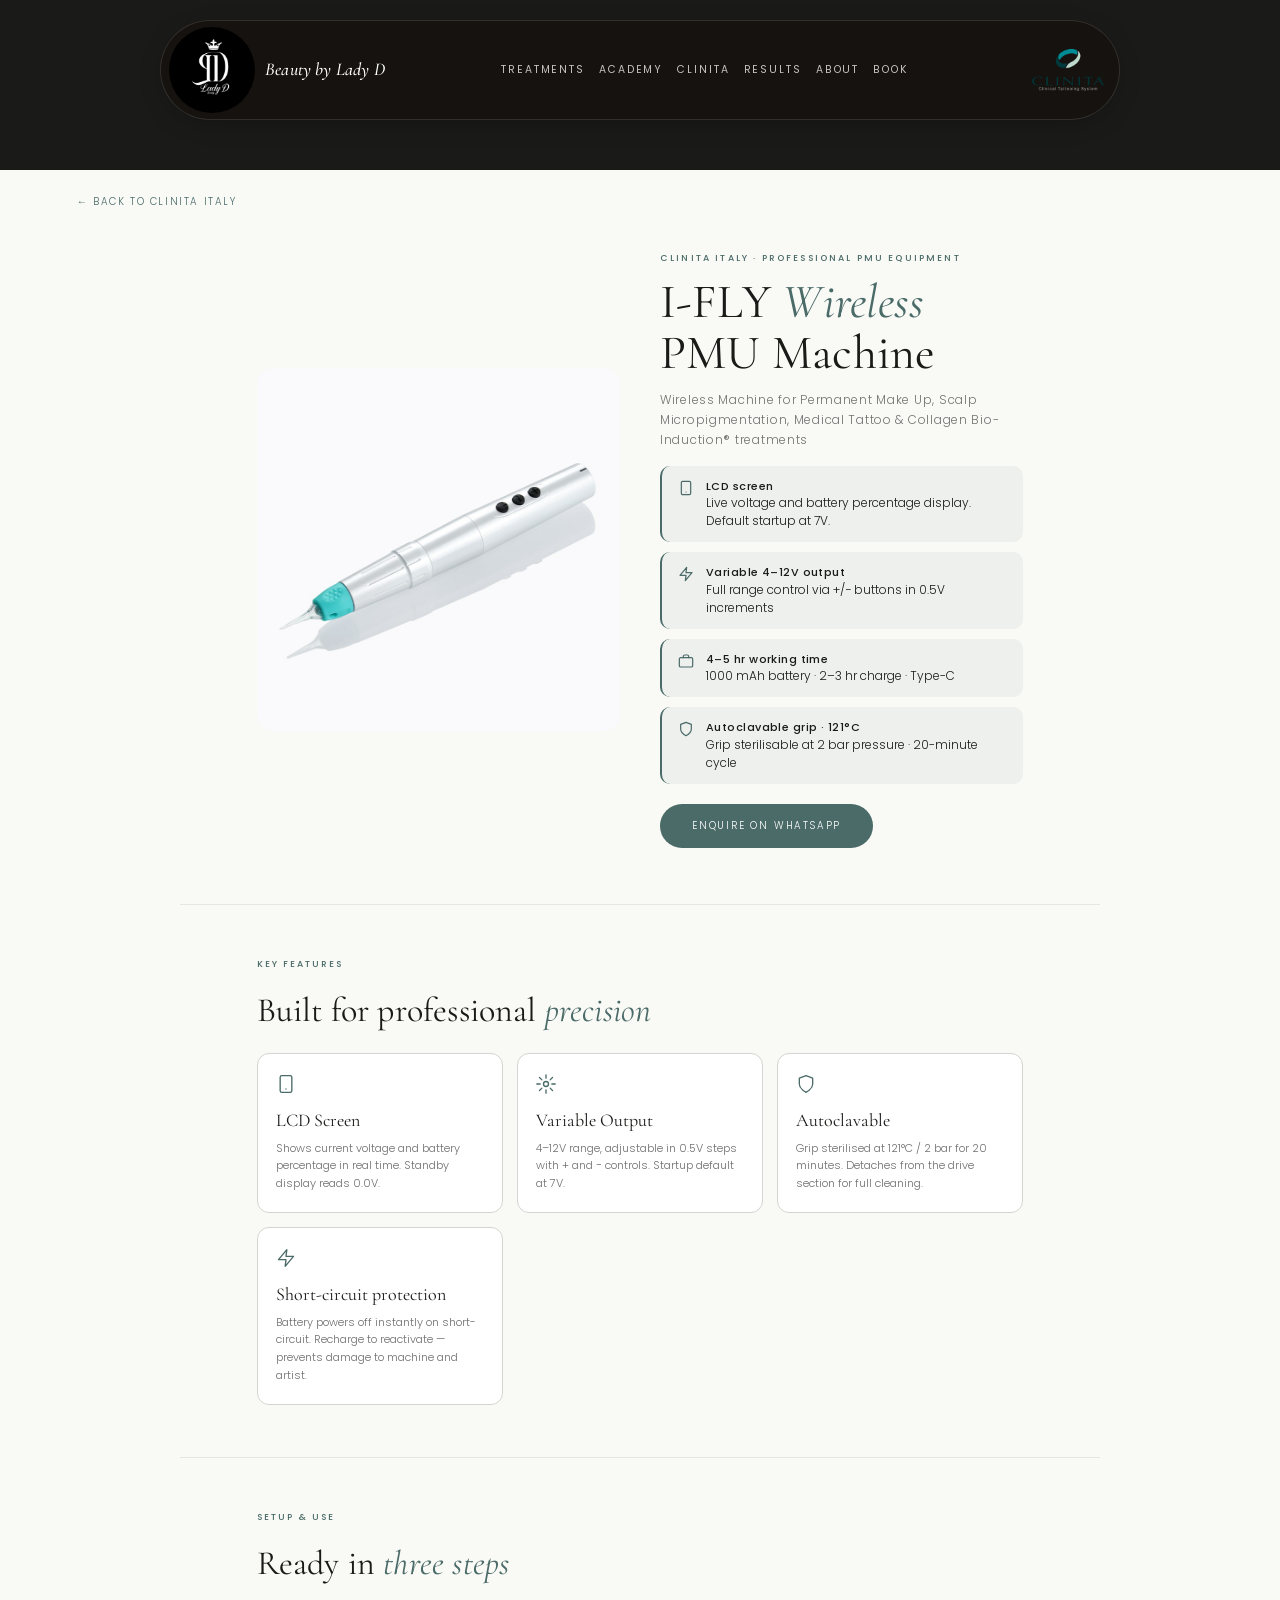
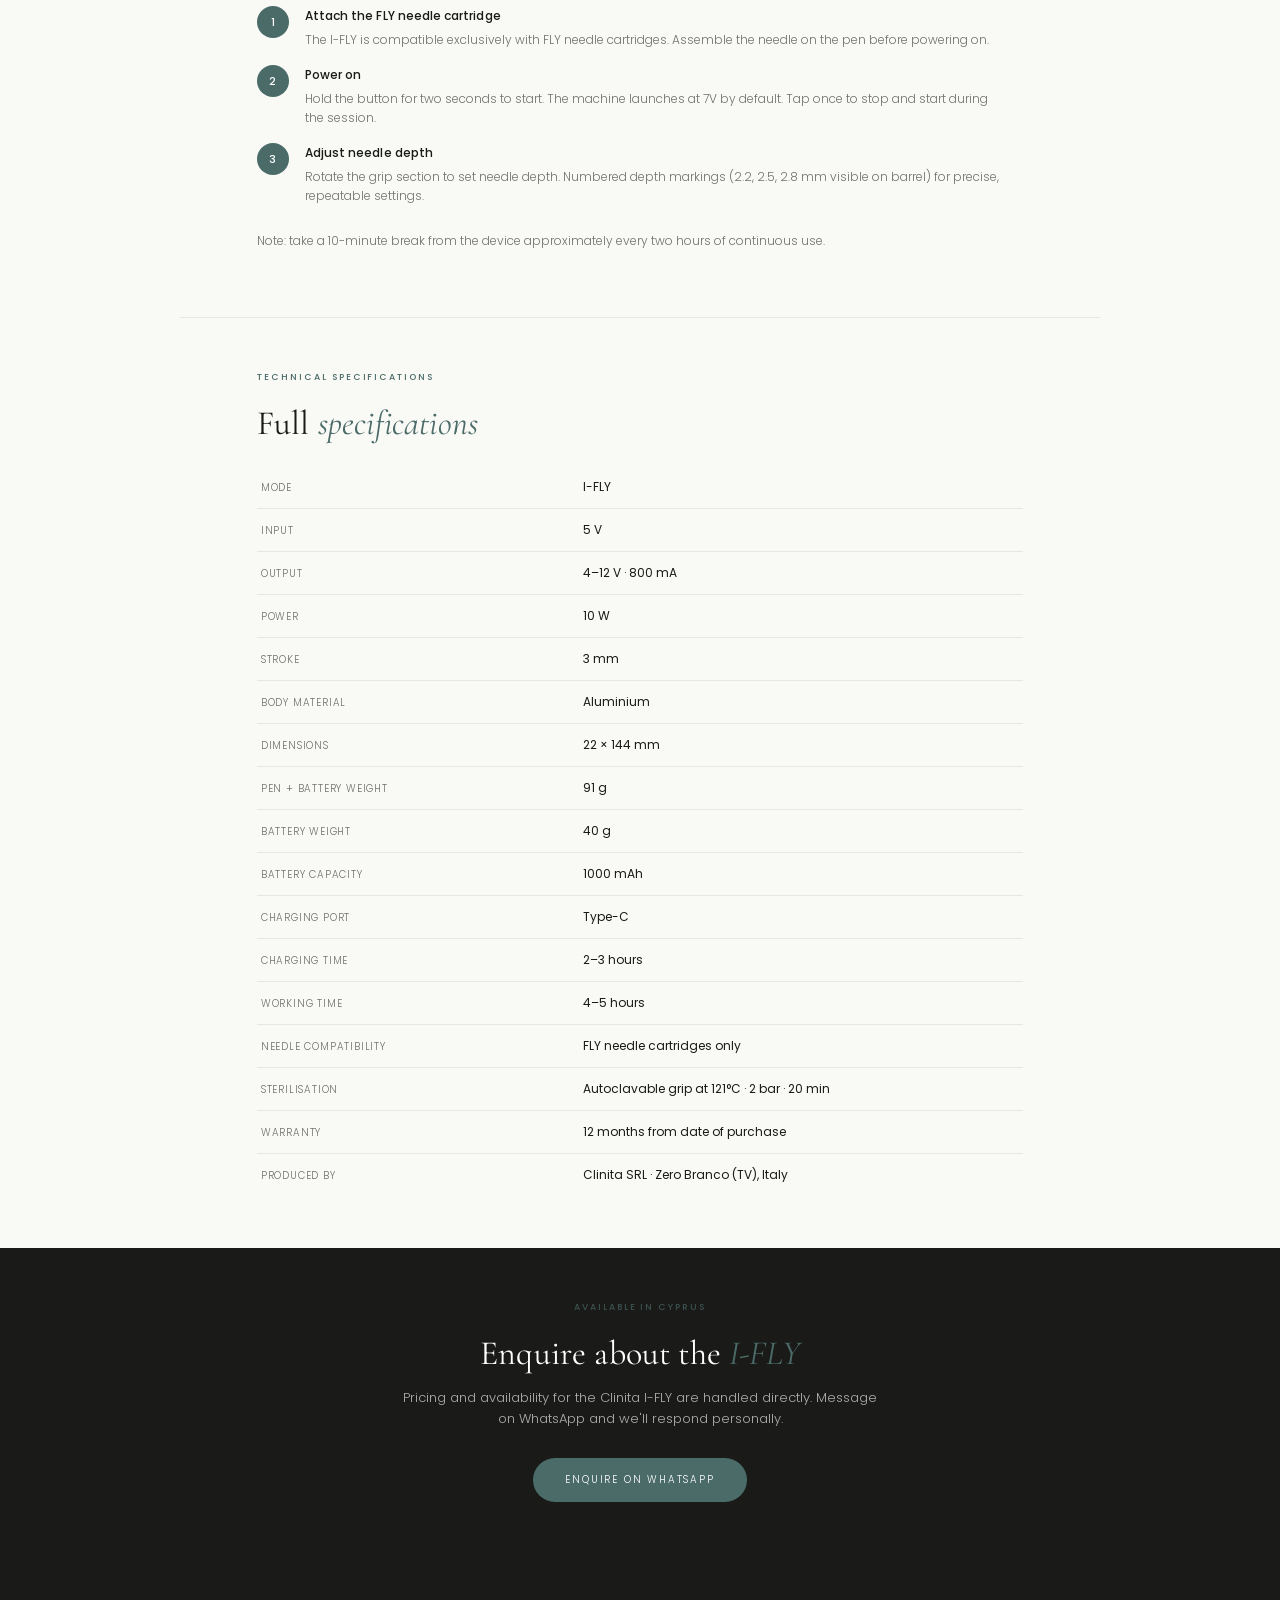
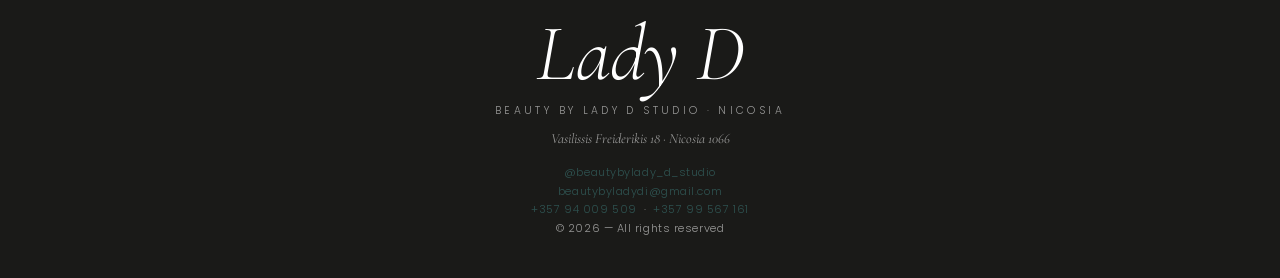
<file: ifly.html>
<!doctype html>
<html lang="en">
<head>
<meta charset="utf-8" />
<meta name="viewport" content="width=device-width, initial-scale=1, viewport-fit=cover" />
<title>Clinita I-FLY Wireless PMU Machine · Beauty by Lady D Studio, Nicosia</title>
<meta name="description" content="The Clinita I-FLY is a professional wireless PMU machine with LCD display, variable 4–12V output, 3mm stroke and 4–5 hour working time. Available in Cyprus exclusively through Beauty by Lady D Studio." />
<link rel="canonical" href="https://www.beautybyladydstudio.com/ifly.html" />
<link rel="preconnect" href="https://fonts.googleapis.com">
<link rel="preconnect" href="https://fonts.gstatic.com" crossorigin>
<link href="https://fonts.googleapis.com/css2?family=Cormorant+Garamond:ital,wght@0,300;0,400;0,500;0,600;1,300;1,400&family=Poppins:wght@200;300;400;500&display=swap" rel="stylesheet">
<link rel="stylesheet" href="css/styles.css">
<style>
  /* Product page layout */
  .prod-back {
    display: block;
    font-family: 'Poppins', sans-serif;
    font-size: 10px;
    letter-spacing: .16em;
    text-transform: uppercase;
    color: var(--rose, #4A6B68);
    text-decoration: none;
    padding: 24px max(24px, 6vw) 0;
  }
  .prod-hero {
    display: grid;
    grid-template-columns: 1fr 1fr;
    gap: 40px;
    align-items: center;
    padding: 40px max(24px, 6vw) 56px;
    max-width: 920px;
    margin: 0 auto;
  }
  @media (max-width: 680px) {
    .prod-hero { grid-template-columns: 1fr; gap: 28px; padding-top: 28px; }
  }
  .prod-photo-wrap {
    background: #f5f5f3;
    border-radius: 16px;
    overflow: hidden;
    aspect-ratio: 1;
    display: flex;
    align-items: center;
    justify-content: center;
  }
  .prod-photo { width: 100%; height: 100%; object-fit: cover; object-position: center; display: block; }
  .prod-meta { display: flex; flex-direction: column; gap: 12px; }
  .prod-eyebrow { font-family: 'Poppins', sans-serif; font-size: 9px; letter-spacing: .24em; text-transform: uppercase; color: var(--rose, #4A6B68); font-weight: 500; }
  .prod-title { font-family: 'Cormorant Garamond', serif; font-size: clamp(32px, 5vw, 48px); font-weight: 400; color: var(--brown-deep, #1A1A18); line-height: 1.05; margin: 0; }
  .prod-title em { font-style: italic; color: var(--rose, #4A6B68); }
  .prod-subtitle { font-family: 'Poppins', sans-serif; font-size: 12px; color: var(--taupe-deep, #707070); letter-spacing: .06em; margin: 0; }
  .prod-highlights { display: flex; flex-direction: column; gap: 10px; margin-top: 4px; }
  .prod-highlight {
    display: flex;
    align-items: flex-start;
    gap: 12px;
    padding: 12px 16px;
    background: rgba(74,107,104,.06);
    border-radius: 10px;
    border-left: 2px solid var(--rose, #4A6B68);
  }
  .prod-highlight-icon { color: var(--rose, #4A6B68); flex-shrink: 0; margin-top: 1px; }
  .prod-highlight-text { font-family: 'Poppins', sans-serif; font-size: 12px; color: var(--brown-deep, #1A1A18); line-height: 1.5; }
  .prod-highlight-text strong { font-weight: 500; display: block; font-size: 11px; letter-spacing: .04em; }
  .prod-cta-row { display: flex; gap: 12px; flex-wrap: wrap; margin-top: 8px; }

  /* Sections */
  .prod-section { padding: 52px max(24px, 6vw); border-top: 1px solid var(--line-soft, #E6E6E2); max-width: 920px; margin: 0 auto; }
  .prod-section-label { font-family: 'Poppins', sans-serif; font-size: 9px; letter-spacing: .22em; text-transform: uppercase; color: var(--rose, #4A6B68); font-weight: 500; margin-bottom: 20px; }
  .prod-section h2 { font-family: 'Cormorant Garamond', serif; font-size: clamp(24px, 3vw, 34px); font-weight: 400; color: var(--brown-deep, #1A1A18); line-height: 1.1; margin-bottom: 24px; }
  .prod-section h2 em { font-style: italic; color: var(--rose, #4A6B68); }
  .prod-section p { font-size: 14px; color: var(--brown-soft, #6A6A68); line-height: 1.8; margin-bottom: 14px; }

  /* Feature cards */
  .feat-grid { display: grid; grid-template-columns: repeat(auto-fit, minmax(200px, 1fr)); gap: 14px; margin-top: 8px; }
  .feat-card {
    border: 1px solid var(--line, #D4D4D0);
    border-radius: 12px;
    padding: 20px 18px;
    background: #fff;
    display: flex;
    flex-direction: column;
    gap: 8px;
  }
  .feat-icon { color: var(--rose, #4A6B68); }
  .feat-name { font-family: 'Cormorant Garamond', serif; font-size: 18px; font-weight: 400; color: var(--brown-deep, #1A1A18); line-height: 1.2; }
  .feat-desc { font-family: 'Poppins', sans-serif; font-size: 11px; color: var(--taupe-deep, #707070); line-height: 1.6; }

  /* Steps */
  .steps { display: flex; flex-direction: column; gap: 16px; margin-top: 8px; }
  .step { display: flex; gap: 16px; align-items: flex-start; }
  .step-num { width: 32px; height: 32px; border-radius: 50%; background: var(--rose, #4A6B68); color: #fff; font-family: 'Poppins', sans-serif; font-size: 11px; font-weight: 500; display: flex; align-items: center; justify-content: center; flex-shrink: 0; }
  .step-body h4 { font-family: 'Poppins', sans-serif; font-size: 12px; font-weight: 500; color: var(--brown-deep, #1A1A18); margin-bottom: 4px; }
  .step-body p { font-size: 12px; color: var(--taupe-deep, #707070); line-height: 1.6; margin: 0; }

  /* Specs table */
  .specs-table { width: 100%; border-collapse: collapse; margin-top: 8px; }
  .specs-table tr { border-bottom: 1px solid var(--line-soft, #E6E6E2); }
  .specs-table tr:last-child { border-bottom: none; }
  .specs-table td { padding: 12px 4px; font-family: 'Poppins', sans-serif; font-size: 12px; line-height: 1.5; vertical-align: top; }
  .specs-table td:first-child { color: var(--taupe-deep, #707070); font-size: 10px; letter-spacing: .08em; text-transform: uppercase; width: 42%; padding-right: 16px; padding-top: 14px; }
  .specs-table td:last-child { color: var(--brown-deep, #1A1A18); font-weight: 400; }

  /* CTA dark */
  .prod-cta-dark {
    background: var(--brown-deep, #1A1A18);
    padding: 52px max(24px, 6vw);
    text-align: center;
  }
  .prod-cta-dark .prod-section-label { color: rgba(74,107,104,.7); }
  .prod-cta-dark h2 { color: #fff; font-family: 'Cormorant Garamond', serif; font-size: clamp(24px, 3vw, 34px); font-weight: 400; line-height: 1.1; margin-bottom: 14px; }
  .prod-cta-dark h2 em { font-style: italic; color: var(--rose, #4A6B68); }
  .prod-cta-dark p { color: rgba(255,255,255,.65); font-size: 13px; max-width: 480px; margin: 0 auto 28px; }
  .prod-cta-dark .cp-cta-btn { display: inline-flex; align-items: center; gap: 8px; background: var(--rose, #4A6B68); color: #fff; font-family: 'Poppins', sans-serif; font-size: 10px; letter-spacing: .18em; text-transform: uppercase; text-decoration: none; padding: 14px 32px; border-radius: 999px; transition: background .2s; }
  .prod-cta-dark .cp-cta-btn:hover { background: #2E5250; }
</style>
</head>
<body>
<div class="wrap">

  <section class="cp-hero" style="min-height: auto; padding-bottom: 0;">
    <nav class="nav-pill" aria-label="Primary">
      <a class="brand" href="/">
        <span class="dot"><img src="images/ladyd-logo.png" alt="Beauty by Lady D Studio" /></span>
        Beauty by Lady D
      </a>
      <div class="links">
        <a href="/#services">Treatments</a>
        <a href="/#courses">Academy</a>
        <a href="/clinita.html" class="active">Clinita</a>
        <a href="/#portfolio">Results</a>
        <a href="/#about">About</a>
        <a href="/#book">Book</a>
      </div>
      <div class="clinita-badge-wrap">
        <div class="clinita-badge">
          <img src="images/clinita-logo-full.png" alt="Clinita Italy" />
        </div>
        <div class="clinita-tooltip">Clinita Italy Certified Trainer</div>
      </div>
    </nav>
    <div style="height: 70px;"></div>
  </section>

  <div class="cp-body">
    <div class="wrap-inner">

      <a class="prod-back" href="clinita.html">
        ← Back to Clinita Italy
      </a>

      <div class="prod-hero">
        <div class="prod-photo-wrap">
          <img src="images/clinita-ifly.jpg" alt="Clinita I-FLY wireless PMU machine — black pen dermograph with LCD display" class="prod-photo" />
        </div>
        <div class="prod-meta">
          <div class="prod-eyebrow">Clinita Italy · Professional PMU Equipment</div>
          <h1 class="prod-title">I-FLY <em>Wireless</em><br>PMU Machine</h1>
          <p class="prod-subtitle">Wireless Machine for Permanent Make Up, Scalp Micropigmentation, Medical Tattoo &amp; Collagen Bio-Induction® treatments</p>
          <div class="prod-highlights">
            <div class="prod-highlight">
              <div class="prod-highlight-icon">
                <svg width="16" height="16" viewBox="0 0 24 24" fill="none" stroke="currentColor" stroke-width="1.8" stroke-linecap="round" stroke-linejoin="round" aria-hidden="true"><rect x="5" y="2" width="14" height="20" rx="2"/><path d="M12 18h.01"/></svg>
              </div>
              <div class="prod-highlight-text"><strong>LCD screen</strong>Live voltage and battery percentage display. Default startup at 7V.</div>
            </div>
            <div class="prod-highlight">
              <div class="prod-highlight-icon">
                <svg width="16" height="16" viewBox="0 0 24 24" fill="none" stroke="currentColor" stroke-width="1.8" stroke-linecap="round" stroke-linejoin="round" aria-hidden="true"><path d="M13 2 3 14h9l-1 8 10-12h-9l1-8z"/></svg>
              </div>
              <div class="prod-highlight-text"><strong>Variable 4–12V output</strong>Full range control via +/− buttons in 0.5V increments</div>
            </div>
            <div class="prod-highlight">
              <div class="prod-highlight-icon">
                <svg width="16" height="16" viewBox="0 0 24 24" fill="none" stroke="currentColor" stroke-width="1.8" stroke-linecap="round" stroke-linejoin="round" aria-hidden="true"><rect x="2" y="7" width="20" height="14" rx="2"/><path d="M16 7V5a2 2 0 0 0-2-2h-4a2 2 0 0 0-2 2v2"/></svg>
              </div>
              <div class="prod-highlight-text"><strong>4–5 hr working time</strong>1000 mAh battery · 2–3 hr charge · Type-C</div>
            </div>
            <div class="prod-highlight">
              <div class="prod-highlight-icon">
                <svg width="16" height="16" viewBox="0 0 24 24" fill="none" stroke="currentColor" stroke-width="1.8" stroke-linecap="round" stroke-linejoin="round" aria-hidden="true"><path d="M12 22s8-4 8-10V5l-8-3-8 3v7c0 6 8 10 8 10z"/></svg>
              </div>
              <div class="prod-highlight-text"><strong>Autoclavable grip · 121°C</strong>Grip sterilisable at 2 bar pressure · 20-minute cycle</div>
            </div>
          </div>
          <div class="prod-cta-row">
            <a class="cp-cta-btn" href="https://wa.me/35794009509?text=Hi%2C%20I%27d%20like%20to%20enquire%20about%20the%20Clinita%20I-FLY%20machine." target="_blank" rel="noopener">Enquire on WhatsApp</a>
          </div>
        </div>
      </div>

      <div class="prod-section">
        <div class="prod-section-label">Key Features</div>
        <h2>Built for professional <em>precision</em></h2>
        <div class="feat-grid">
          <div class="feat-card">
            <div class="feat-icon">
              <svg width="20" height="20" viewBox="0 0 24 24" fill="none" stroke="currentColor" stroke-width="1.6" stroke-linecap="round" stroke-linejoin="round" aria-hidden="true"><rect x="5" y="2" width="14" height="20" rx="2"/><path d="M12 18h.01"/></svg>
            </div>
            <div class="feat-name">LCD Screen</div>
            <div class="feat-desc">Shows current voltage and battery percentage in real time. Standby display reads 0.0V.</div>
          </div>
          <div class="feat-card">
            <div class="feat-icon">
              <svg width="20" height="20" viewBox="0 0 24 24" fill="none" stroke="currentColor" stroke-width="1.6" stroke-linecap="round" stroke-linejoin="round" aria-hidden="true"><circle cx="12" cy="12" r="3"/><path d="M12 1v4M12 19v4M4.22 4.22l2.83 2.83M16.95 16.95l2.83 2.83M1 12h4M19 12h4M4.22 19.78l2.83-2.83M16.95 7.05l2.83-2.83"/></svg>
            </div>
            <div class="feat-name">Variable Output</div>
            <div class="feat-desc">4–12V range, adjustable in 0.5V steps with + and − controls. Startup default at 7V.</div>
          </div>
          <div class="feat-card">
            <div class="feat-icon">
              <svg width="20" height="20" viewBox="0 0 24 24" fill="none" stroke="currentColor" stroke-width="1.6" stroke-linecap="round" stroke-linejoin="round" aria-hidden="true"><path d="M12 22s8-4 8-10V5l-8-3-8 3v7c0 6 8 10 8 10z"/></svg>
            </div>
            <div class="feat-name">Autoclavable</div>
            <div class="feat-desc">Grip sterilised at 121°C / 2 bar for 20 minutes. Detaches from the drive section for full cleaning.</div>
          </div>
          <div class="feat-card">
            <div class="feat-icon">
              <svg width="20" height="20" viewBox="0 0 24 24" fill="none" stroke="currentColor" stroke-width="1.6" stroke-linecap="round" stroke-linejoin="round" aria-hidden="true"><path d="M13 2 3 14h9l-1 8 10-12h-9l1-8z"/></svg>
            </div>
            <div class="feat-name">Short-circuit protection</div>
            <div class="feat-desc">Battery powers off instantly on short-circuit. Recharge to reactivate — prevents damage to machine and artist.</div>
          </div>
        </div>
      </div>

      <div class="prod-section">
        <div class="prod-section-label">Setup &amp; Use</div>
        <h2>Ready in <em>three steps</em></h2>
        <div class="steps">
          <div class="step">
            <div class="step-num">1</div>
            <div class="step-body">
              <h4>Attach the FLY needle cartridge</h4>
              <p>The I-FLY is compatible exclusively with FLY needle cartridges. Assemble the needle on the pen before powering on.</p>
            </div>
          </div>
          <div class="step">
            <div class="step-num">2</div>
            <div class="step-body">
              <h4>Power on</h4>
              <p>Hold the button for two seconds to start. The machine launches at 7V by default. Tap once to stop and start during the session.</p>
            </div>
          </div>
          <div class="step">
            <div class="step-num">3</div>
            <div class="step-body">
              <h4>Adjust needle depth</h4>
              <p>Rotate the grip section to set needle depth. Numbered depth markings (2.2, 2.5, 2.8 mm visible on barrel) for precise, repeatable settings.</p>
            </div>
          </div>
        </div>
        <p style="margin-top:24px;font-size:12px;color:var(--taupe-deep);">Note: take a 10-minute break from the device approximately every two hours of continuous use.</p>
      </div>

      <div class="prod-section">
        <div class="prod-section-label">Technical Specifications</div>
        <h2>Full <em>specifications</em></h2>
        <table class="specs-table" aria-label="I-FLY technical specifications">
          <tr><td>Mode</td><td>I-FLY</td></tr>
          <tr><td>Input</td><td>5 V</td></tr>
          <tr><td>Output</td><td>4–12 V · 800 mA</td></tr>
          <tr><td>Power</td><td>10 W</td></tr>
          <tr><td>Stroke</td><td>3 mm</td></tr>
          <tr><td>Body material</td><td>Aluminium</td></tr>
          <tr><td>Dimensions</td><td>22 × 144 mm</td></tr>
          <tr><td>Pen + battery weight</td><td>91 g</td></tr>
          <tr><td>Battery weight</td><td>40 g</td></tr>
          <tr><td>Battery capacity</td><td>1000 mAh</td></tr>
          <tr><td>Charging port</td><td>Type-C</td></tr>
          <tr><td>Charging time</td><td>2–3 hours</td></tr>
          <tr><td>Working time</td><td>4–5 hours</td></tr>
          <tr><td>Needle compatibility</td><td>FLY needle cartridges only</td></tr>
          <tr><td>Sterilisation</td><td>Autoclavable grip at 121°C · 2 bar · 20 min</td></tr>
          <tr><td>Warranty</td><td>12 months from date of purchase</td></tr>
          <tr><td>Produced by</td><td>Clinita SRL · Zero Branco (TV), Italy</td></tr>
        </table>
      </div>

    </div>
  </div>

  <div class="prod-cta-dark">
    <div class="prod-section-label">Available in Cyprus</div>
    <h2>Enquire about the <em>I-FLY</em></h2>
    <p>Pricing and availability for the Clinita I-FLY are handled directly. Message on WhatsApp and we'll respond personally.</p>
    <a class="cp-cta-btn" href="https://wa.me/35794009509?text=Hi%2C%20I%27d%20like%20to%20enquire%20about%20the%20Clinita%20I-FLY%20machine." target="_blank" rel="noopener">Enquire on WhatsApp</a>
  </div>

  <footer>
    <div class="f-wordmark">Lady&nbsp;D</div>
    <div class="f-loc">Beauty by Lady D Studio · Nicosia</div>
    <div class="f-address">Vasilissis Freiderikis 18 · Nicosia 1066</div>
    <div class="f-meta">
      <a href="https://instagram.com/beautybylady_d_studio" target="_blank" rel="noopener">@beautybylady_d_studio</a><br/>
      <a href="mailto:beautybyladydi@gmail.com">beautybyladydi@gmail.com</a><br/>
      <a href="tel:+35794009509">+357 94 009 509</a> &nbsp;·&nbsp; <a href="tel:+35799567161">+357 99 567 161</a><br/>
      © 2026 — All rights reserved
    </div>
  </footer>

</div>
</body>
</html>
</file>
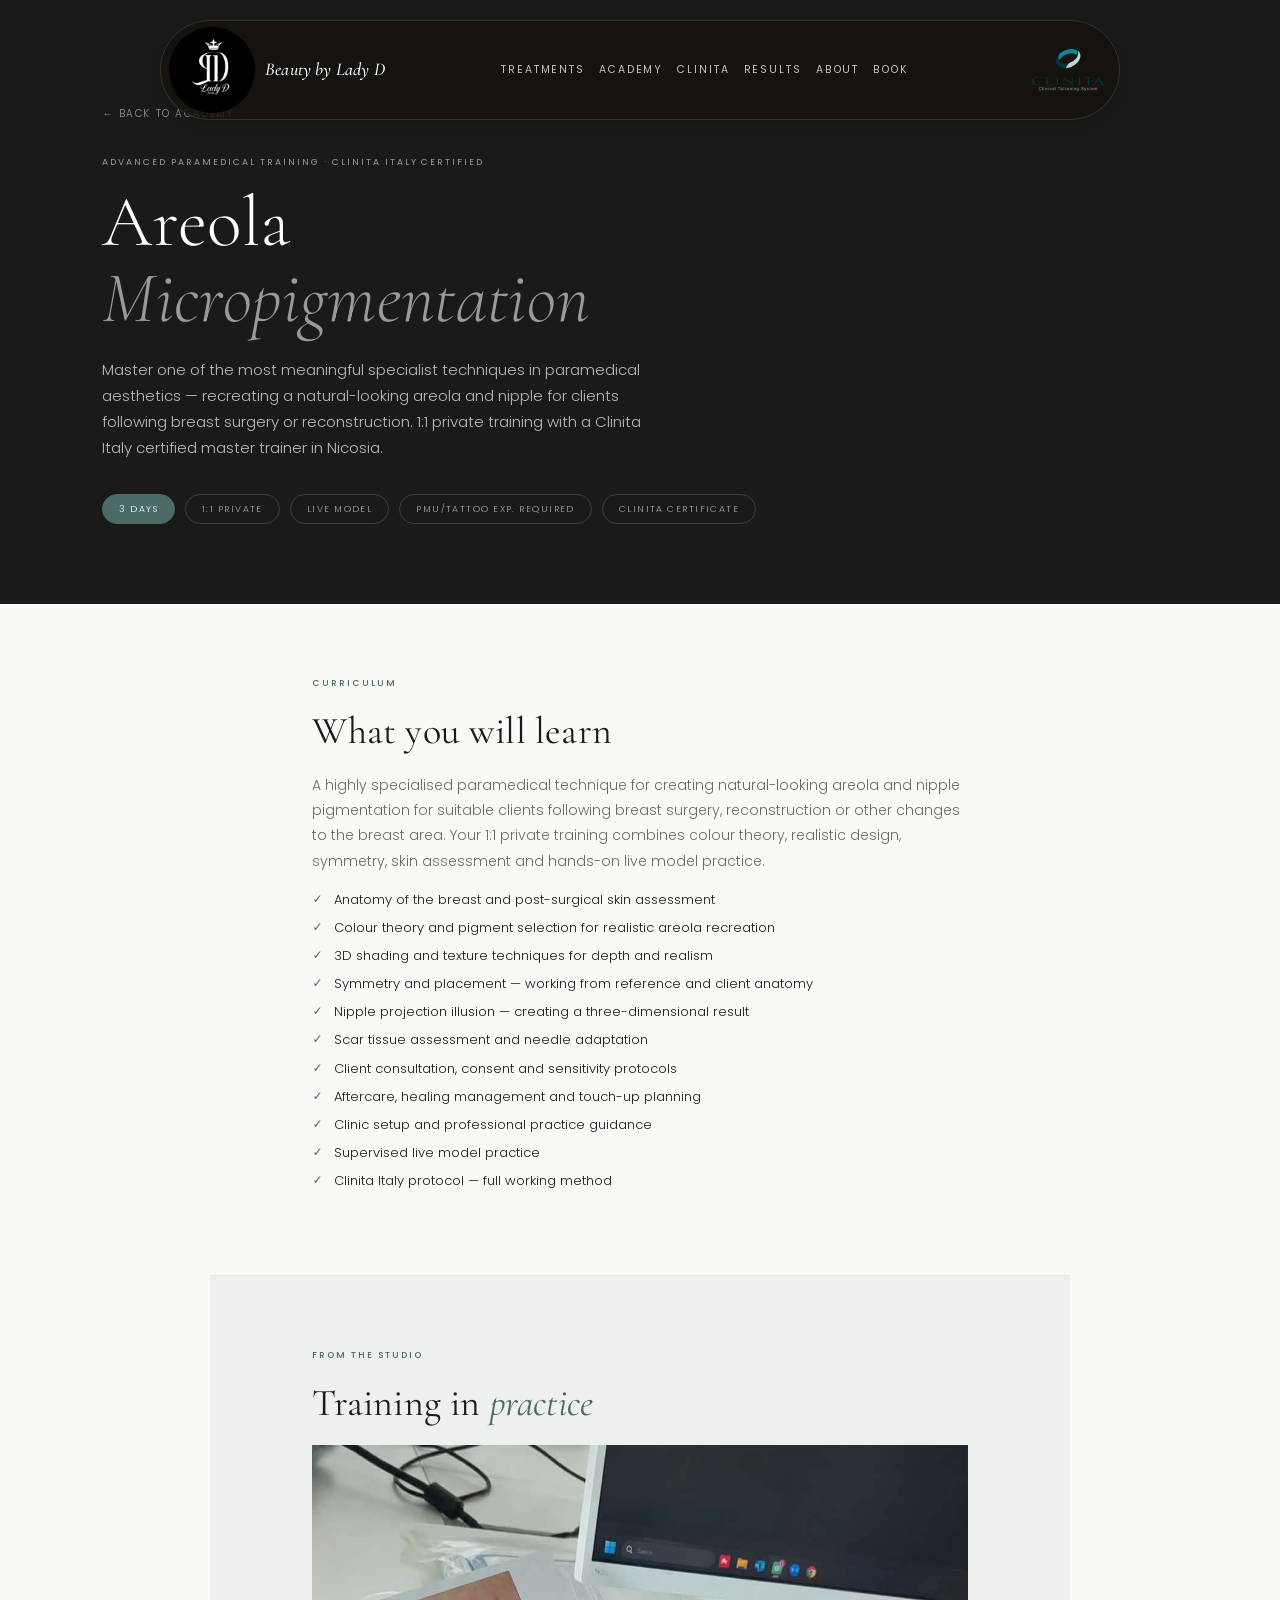
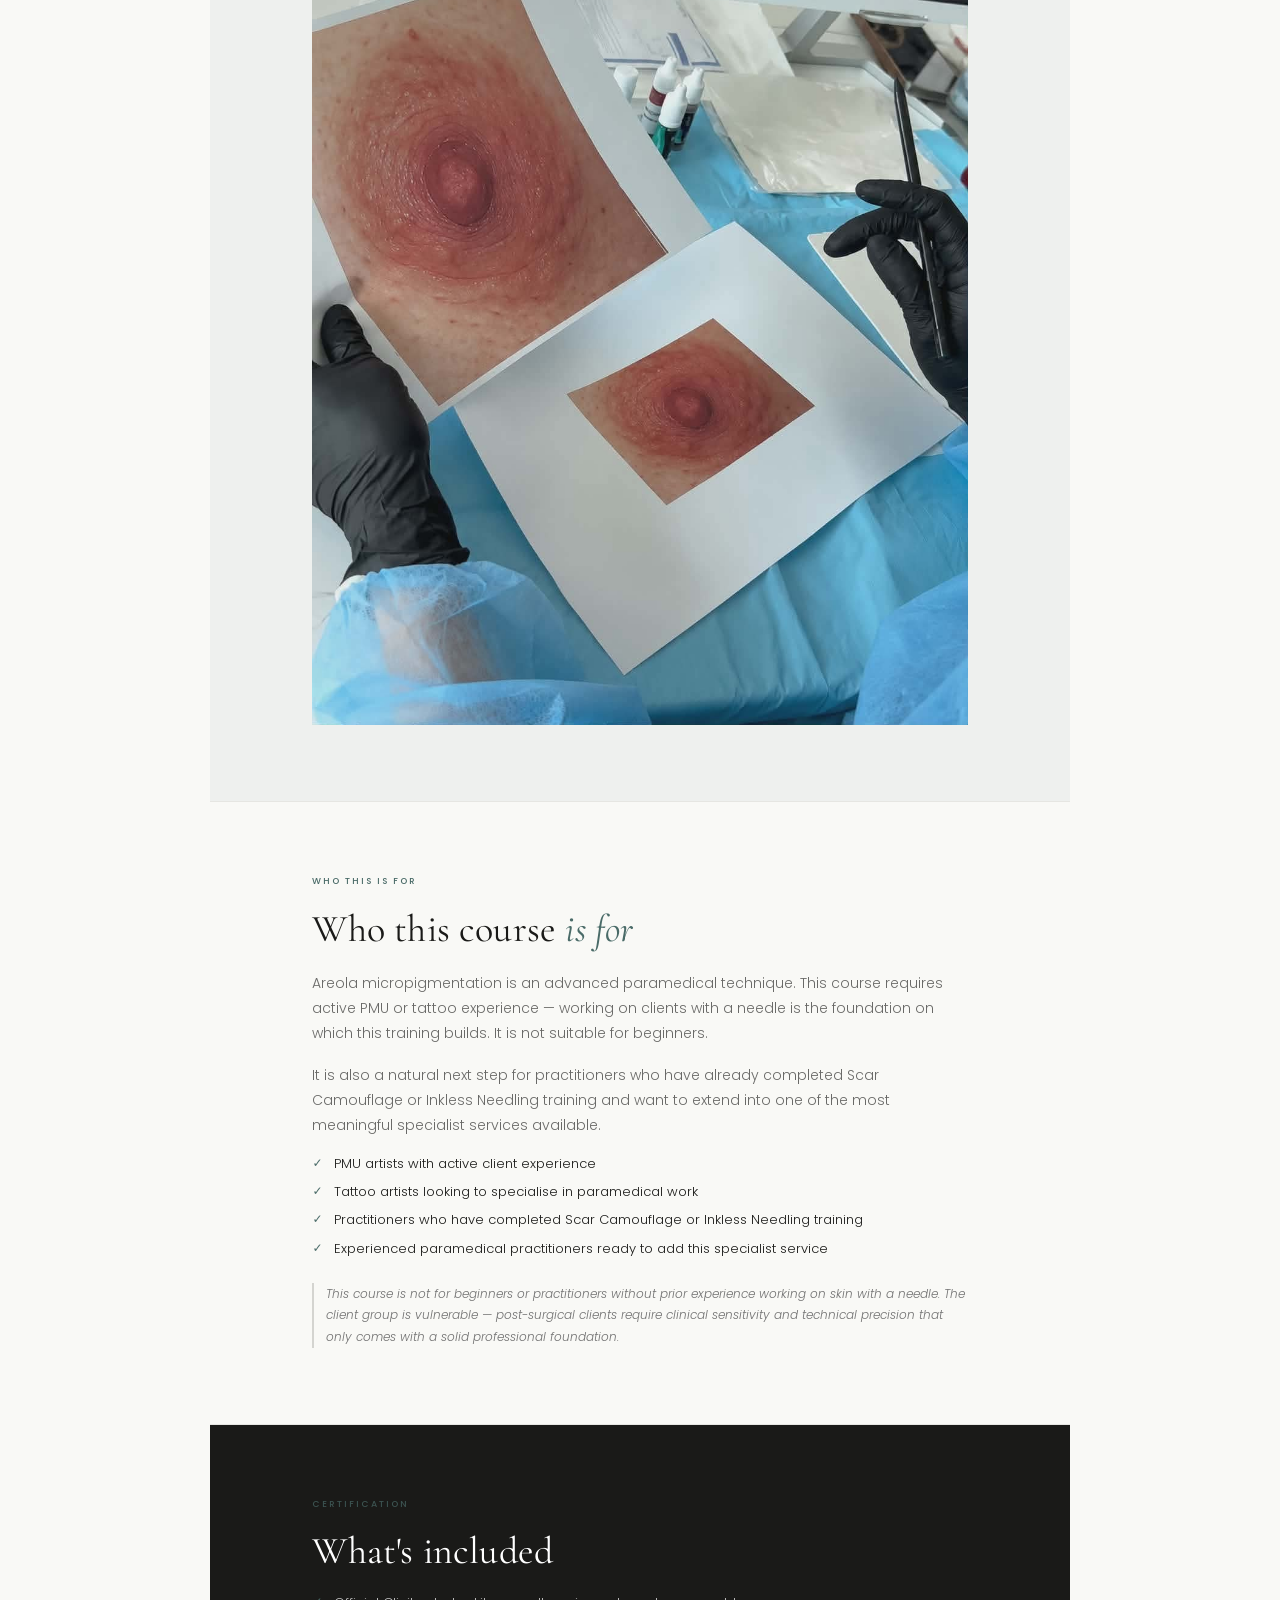
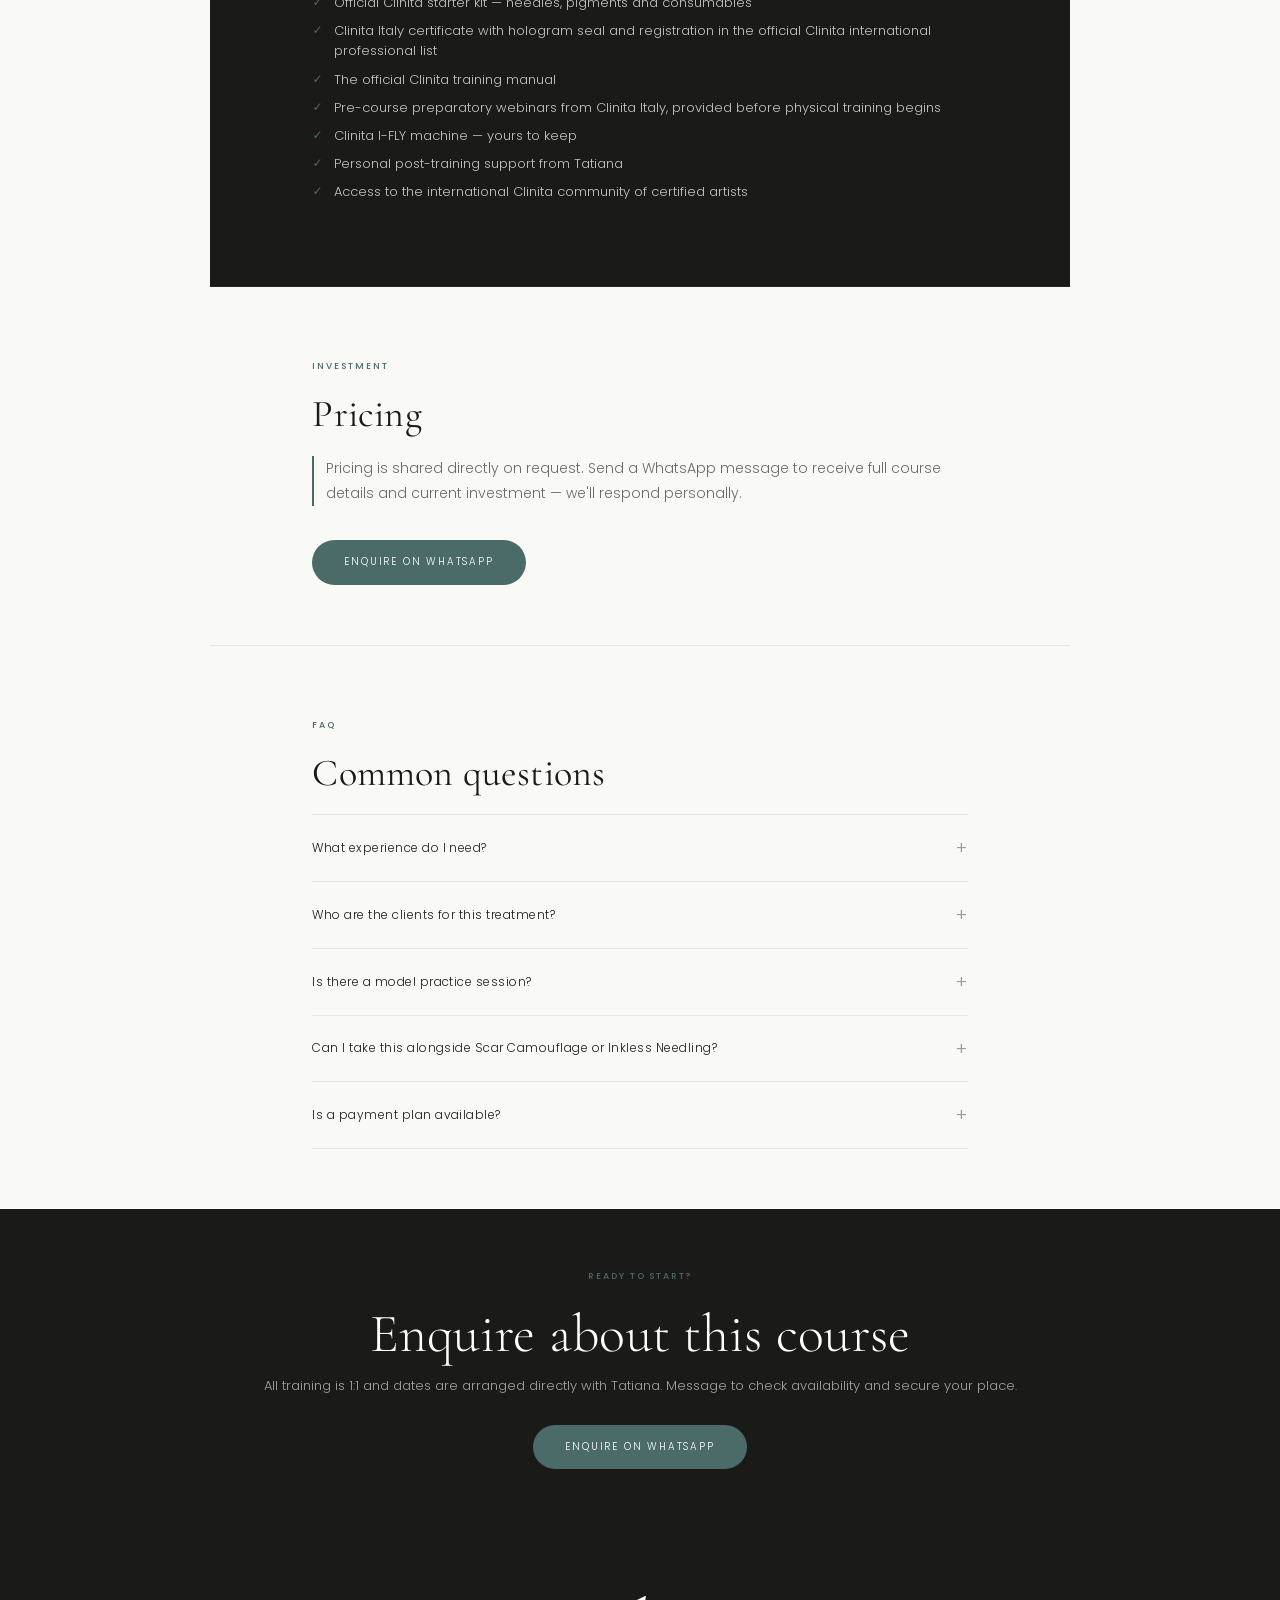
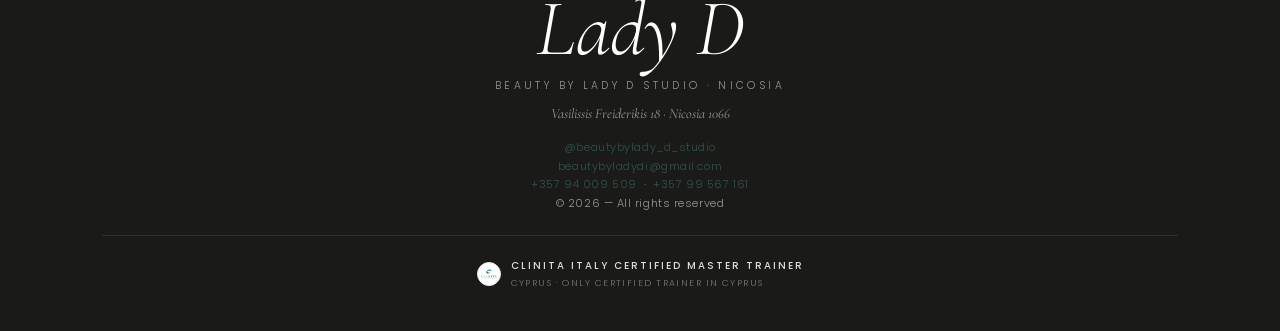
<file: courses/areola.html>
<!doctype html>
<html lang="en">
<head>
<meta charset="utf-8" />
<meta name="viewport" content="width=device-width, initial-scale=1, viewport-fit=cover" />
<title>Areola Micropigmentation Training | Beauty by Lady D Studio, Nicosia Cyprus</title>
<meta name="description" content="1:1 private Clinita Italy certified areola micropigmentation training in Nicosia, Cyprus. 3-day course with live model practice. PMU or tattoo experience required." />
<link rel="canonical" href="https://www.beautybyladydstudio.com/courses/areola.html" />
<link rel="preconnect" href="https://fonts.googleapis.com">
<link rel="preconnect" href="https://fonts.gstatic.com" crossorigin>
<link href="https://fonts.googleapis.com/css2?family=Cormorant+Garamond:ital,wght@0,300;0,400;0,500;0,600;1,300;1,400&family=Poppins:wght@200;300;400;500&display=swap" rel="stylesheet">
<link rel="stylesheet" href="../css/styles.css">
</head>
<body>
<div class="wrap">

  <section class="cp-hero">

    <nav class="nav-pill" aria-label="Primary">
      <a class="brand" href="/">
        <span class="dot"><img src="../images/ladyd-logo.png" alt="Beauty by Lady D Studio" /></span>
        Beauty by Lady D
      </a>
      <div class="links">
        <a href="/#services">Treatments</a>
        <a href="/#courses">Academy</a>
        <a href="/clinita.html">Clinita</a>
        <a href="/#portfolio">Results</a>
        <a href="/#about">About</a>
        <a href="/#book">Book</a>
      </div>
      <div class="clinita-badge-wrap">
        <div class="clinita-badge">
          <img src="../images/clinita-logo-full.png" alt="Clinita Italy" />
        </div>
        <div class="clinita-tooltip">Clinita Italy Certified Trainer</div>
      </div>
    </nav>

    <a class="cp-back" href="/#courses">← Back to Academy</a>

    <div class="cp-hero-content fade-up">
      <div class="eyebrow">Advanced Paramedical Training · Clinita Italy Certified</div>
      <h1>Areola<br><em>Micropigmentation</em></h1>
      <p class="cp-hero-sub">Master one of the most meaningful specialist techniques in paramedical aesthetics — recreating a natural-looking areola and nipple for clients following breast surgery or reconstruction. 1:1 private training with a Clinita Italy certified master trainer in Nicosia.</p>
      <div class="cp-hero-meta">
        <span class="cp-meta-pill highlight">3 Days</span>
        <span class="cp-meta-pill">1:1 Private</span>
        <span class="cp-meta-pill">Live Model</span>
        <span class="cp-meta-pill">PMU/Tattoo Exp. Required</span>
        <span class="cp-meta-pill">Clinita Certificate</span>
      </div>
    </div>

  </section>

  <div class="cp-body">
    <div class="wrap-inner">

      <section class="cp-section fade-up">
        <div class="cp-section-label">Curriculum</div>
        <h2>What you will learn</h2>
        <p>A highly specialised paramedical technique for creating natural-looking areola and nipple pigmentation for suitable clients following breast surgery, reconstruction or other changes to the breast area. Your 1:1 private training combines colour theory, realistic design, symmetry, skin assessment and hands-on live model practice.</p>
        <ul class="cp-checklist">
          <li>Anatomy of the breast and post-surgical skin assessment</li>
          <li>Colour theory and pigment selection for realistic areola recreation</li>
          <li>3D shading and texture techniques for depth and realism</li>
          <li>Symmetry and placement — working from reference and client anatomy</li>
          <li>Nipple projection illusion — creating a three-dimensional result</li>
          <li>Scar tissue assessment and needle adaptation</li>
          <li>Client consultation, consent and sensitivity protocols</li>
          <li>Aftercare, healing management and touch-up planning</li>
          <li>Clinic setup and professional practice guidance</li>
          <li>Supervised live model practice</li>
          <li>Clinita Italy protocol — full working method</li>
        </ul>
      </section>

      <section class="cp-section tinted fade-up">
        <div class="cp-section-label">From the studio</div>
        <h2>Training in <em>practice</em></h2>
        <img class="cp-photo-feature" src="../images/training-areola-session.jpg" alt="Training session" loading="lazy" />
      </section>

      <section class="cp-section fade-up">
        <div class="cp-section-label">Who this is for</div>
        <h2>Who this course <em>is for</em></h2>
        <p>Areola micropigmentation is an advanced paramedical technique. This course requires active PMU or tattoo experience — working on clients with a needle is the foundation on which this training builds. It is not suitable for beginners.</p>
        <p>It is also a natural next step for practitioners who have already completed Scar Camouflage or Inkless Needling training and want to extend into one of the most meaningful specialist services available.</p>
        <ul class="cp-checklist" style="margin-top:4px;">
          <li>PMU artists with active client experience</li>
          <li>Tattoo artists looking to specialise in paramedical work</li>
          <li>Practitioners who have completed Scar Camouflage or Inkless Needling training</li>
          <li>Experienced paramedical practitioners ready to add this specialist service</li>
        </ul>
        <p style="font-size:12px;color:var(--taupe-deep);border-left:2px solid var(--line);padding-left:12px;margin-top:16px;font-style:italic;">This course is not for beginners or practitioners without prior experience working on skin with a needle. The client group is vulnerable — post-surgical clients require clinical sensitivity and technical precision that only comes with a solid professional foundation.</p>
      </section>

      <section class="cp-section dark fade-up">
        <div class="cp-section-label">Certification</div>
        <h2>What's included</h2>
        <ul class="cp-checklist">
          <li>Official Clinita starter kit — needles, pigments and consumables</li>
          <li>Clinita Italy certificate with hologram seal and registration in the official Clinita international professional list</li>
          <li>The official Clinita training manual</li>
          <li>Pre-course preparatory webinars from Clinita Italy, provided before physical training begins</li>
          <li>Clinita I-FLY machine — yours to keep</li>
          <li>Personal post-training support from Tatiana</li>
          <li>Access to the international Clinita community of certified artists</li>
        </ul>
      </section>

      <section class="cp-section fade-up">
        <div class="cp-section-label">Investment</div>
        <h2>Pricing</h2>
        <p class="cp-payment-note">Pricing is shared directly on request. Send a WhatsApp message to receive full course details and current investment — we'll respond personally.</p>
        <a class="cp-cta-btn" href="https://wa.me/35794009509?text=Hi%2C%20I%27d%20like%20to%20enquire%20about%20the%20Areola%20Micropigmentation%20course." target="_blank" rel="noopener" style="display:inline-block;margin-top:18px;">Enquire on WhatsApp</a>
      </section>

      <section class="cp-section fade-up">
        <div class="cp-section-label">FAQ</div>
        <h2>Common questions</h2>
        <div class="cp-faq">

          <details>
            <summary>What experience do I need?</summary>
            <p>Active PMU or tattoo experience working on clients is required. Prior completion of Scar Camouflage or Inkless Needling training is an advantage but not mandatory — the core requirement is a solid, active professional foundation in working on skin with a needle.</p>
          </details>

          <details>
            <summary>Who are the clients for this treatment?</summary>
            <p>Post-mastectomy clients, those who have undergone breast reconstruction, and individuals experiencing changes to the breast area. It is a deeply meaningful treatment that can have a significant impact on confidence and wellbeing.</p>
          </details>

          <details>
            <summary>Is there a model practice session?</summary>
            <p>Yes — all courses include supervised live model practice. Tatiana will brief you on everything you need to arrange beforehand.</p>
          </details>

          <details>
            <summary>Can I take this alongside Scar Camouflage or Inkless Needling?</summary>
            <p>Yes — many practitioners complete multiple courses. Each course builds independently and the skills are highly complementary.</p>
          </details>

          <details>
            <summary>Is a payment plan available?</summary>
            <p>Yes. A deposit secures your place and the balance is due on the first day of training.</p>
          </details>

        </div>
      </section>

    </div>
  </div>

  <section class="cp-cta fade-up">
    <div class="cp-section-label">Ready to start?</div>
    <h2>Enquire about this course</h2>
    <p>All training is 1:1 and dates are arranged directly with Tatiana. Message to check availability and secure your place.</p>
    <a class="cp-cta-btn" href="https://wa.me/35794009509?text=Hi%2C%20I%27d%20like%20to%20enquire%20about%20the%20Areola%20Micropigmentation%20course." target="_blank" rel="noopener">Enquire on WhatsApp</a>
  </section>

  <footer>
    <div class="f-wordmark">Lady&nbsp;D</div>
    <div class="f-loc">Beauty by Lady D Studio · Nicosia</div>
    <div class="f-address">Vasilissis Freiderikis 18 · Nicosia 1066</div>
    <div class="f-meta">
      <a href="https://instagram.com/beautybylady_d_studio" target="_blank" rel="noopener">@beautybylady_d_studio</a><br/>
      <a href="mailto:beautybyladydi@gmail.com">beautybyladydi@gmail.com</a><br/>
      <a href="tel:+35794009509">+357 94 009 509</a> &nbsp;·&nbsp; <a href="tel:+35799567161">+357 99 567 161</a><br/>
      © 2026 — All rights reserved
    </div>
    <div class="f-partner" style="flex-direction:column;gap:8px;">
      <div style="display:flex;align-items:center;gap:10px;">
        <div class="b"><img src="../images/clinita-logo-full.png" alt="Official Clinita Italy certified partner" /></div>
        <div style="text-align:left;">
          <div style="font-size:10px;letter-spacing:.2em;text-transform:uppercase;color:rgba(255,255,255,.85);font-weight:500;">Clinita Italy Certified Master Trainer</div>
          <div style="font-size:9px;letter-spacing:.16em;text-transform:uppercase;color:rgba(255,255,255,.4);margin-top:2px;">Cyprus · Only Certified Trainer in Cyprus</div>
        </div>
      </div>
    </div>
  </footer>

</div>
<script src="../js/main.js"></script>
</body>
</html>
</file>
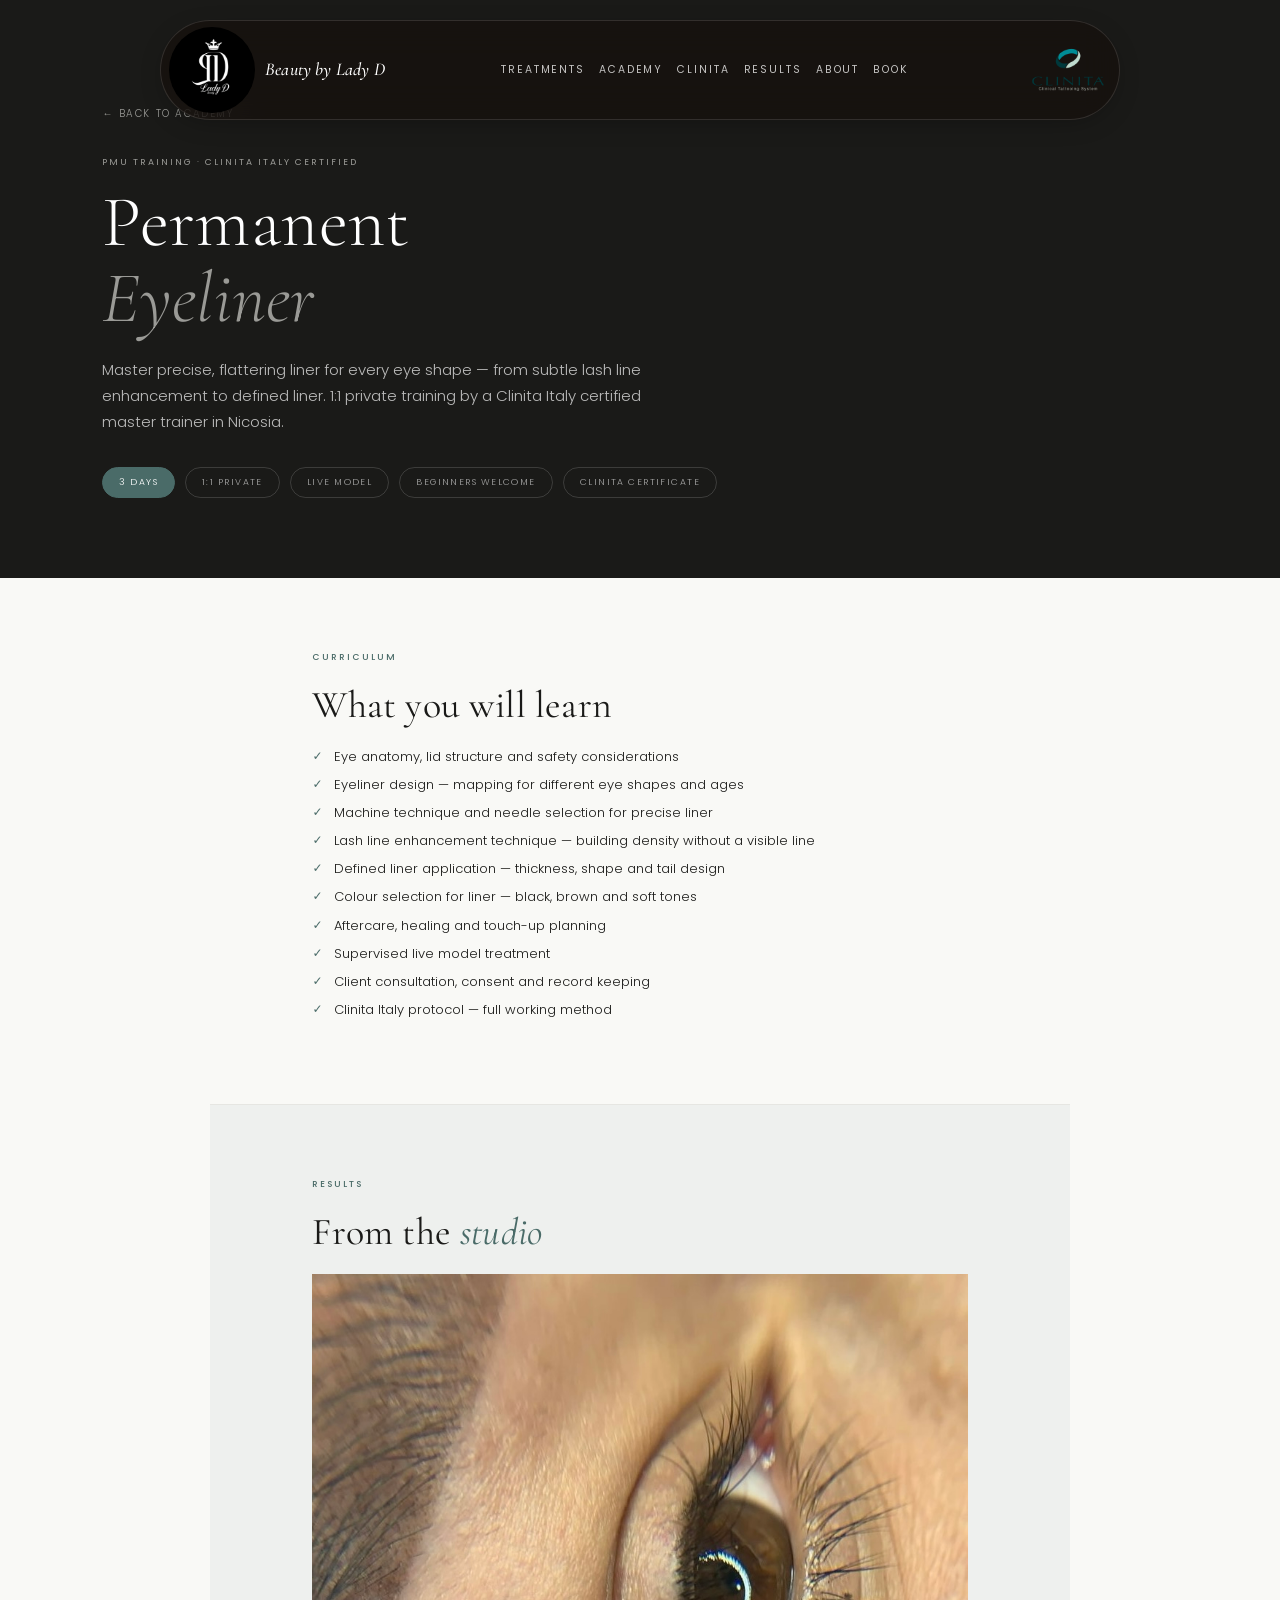
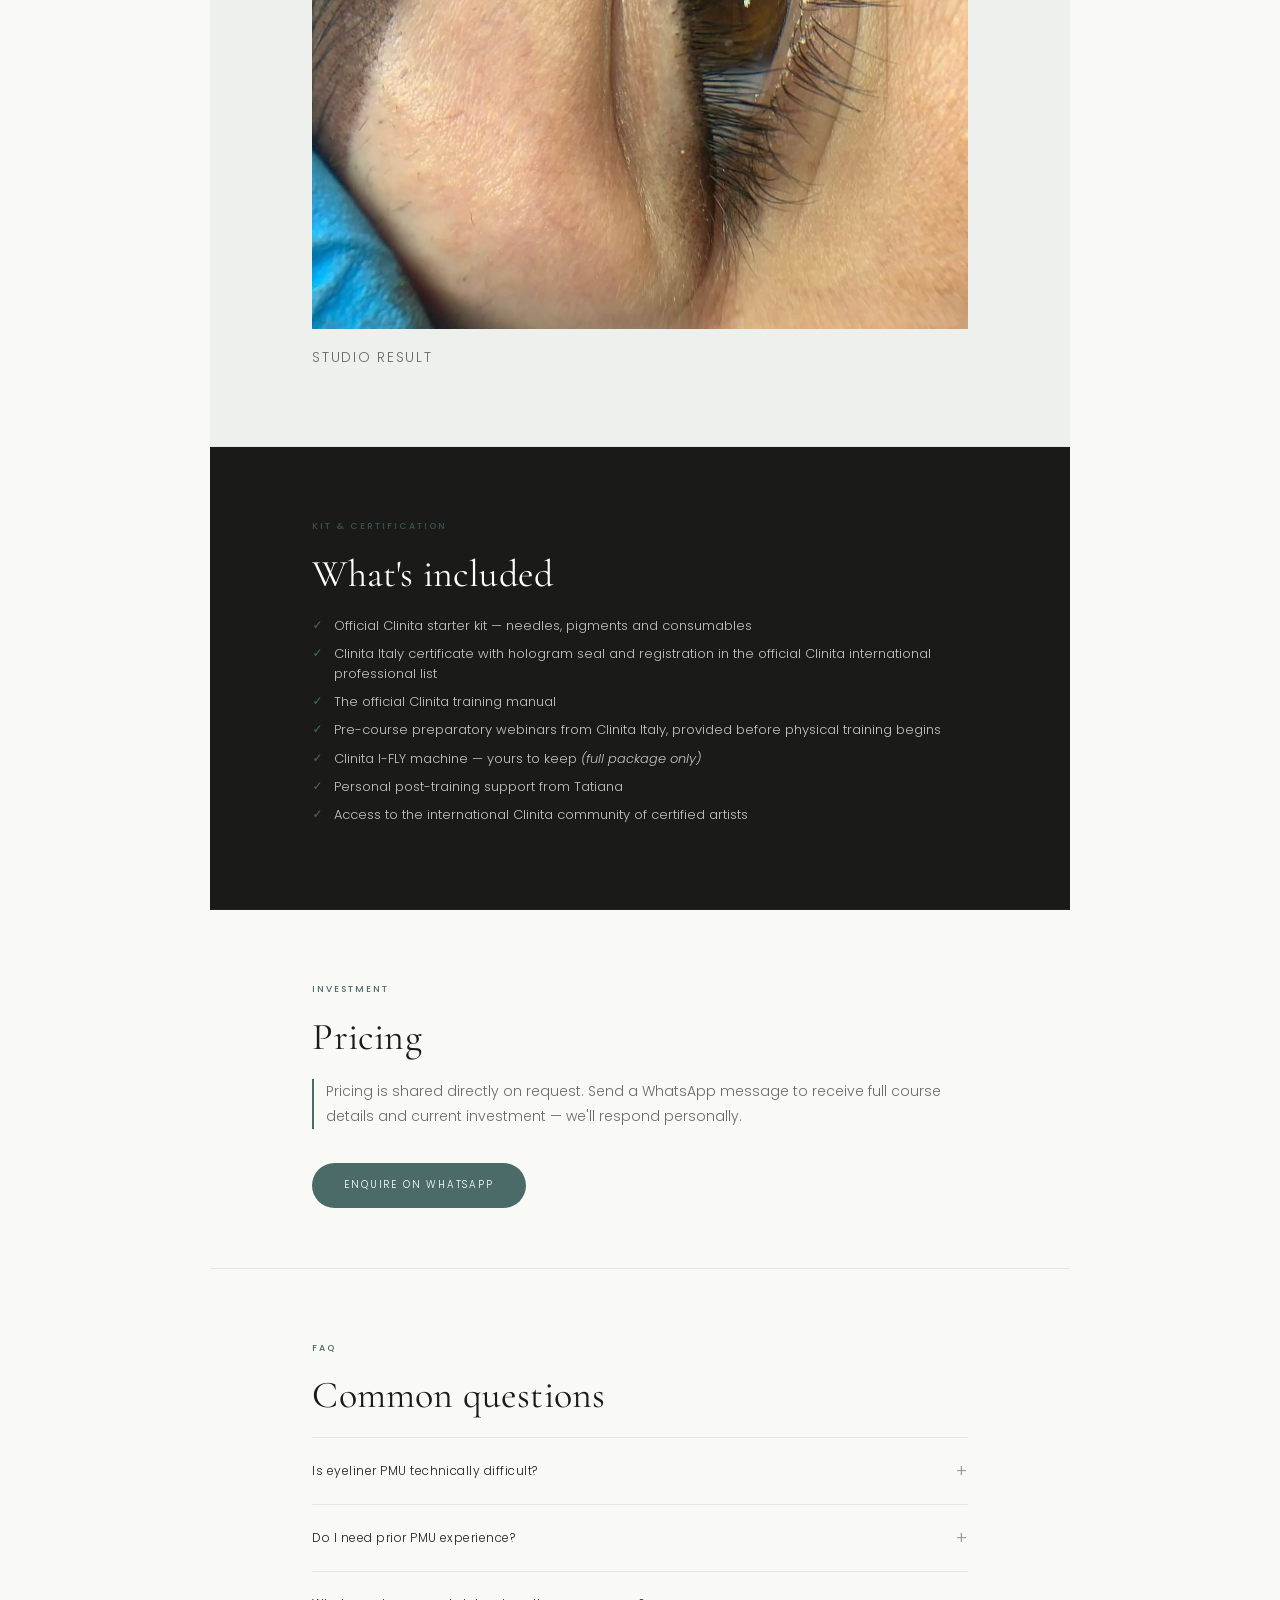
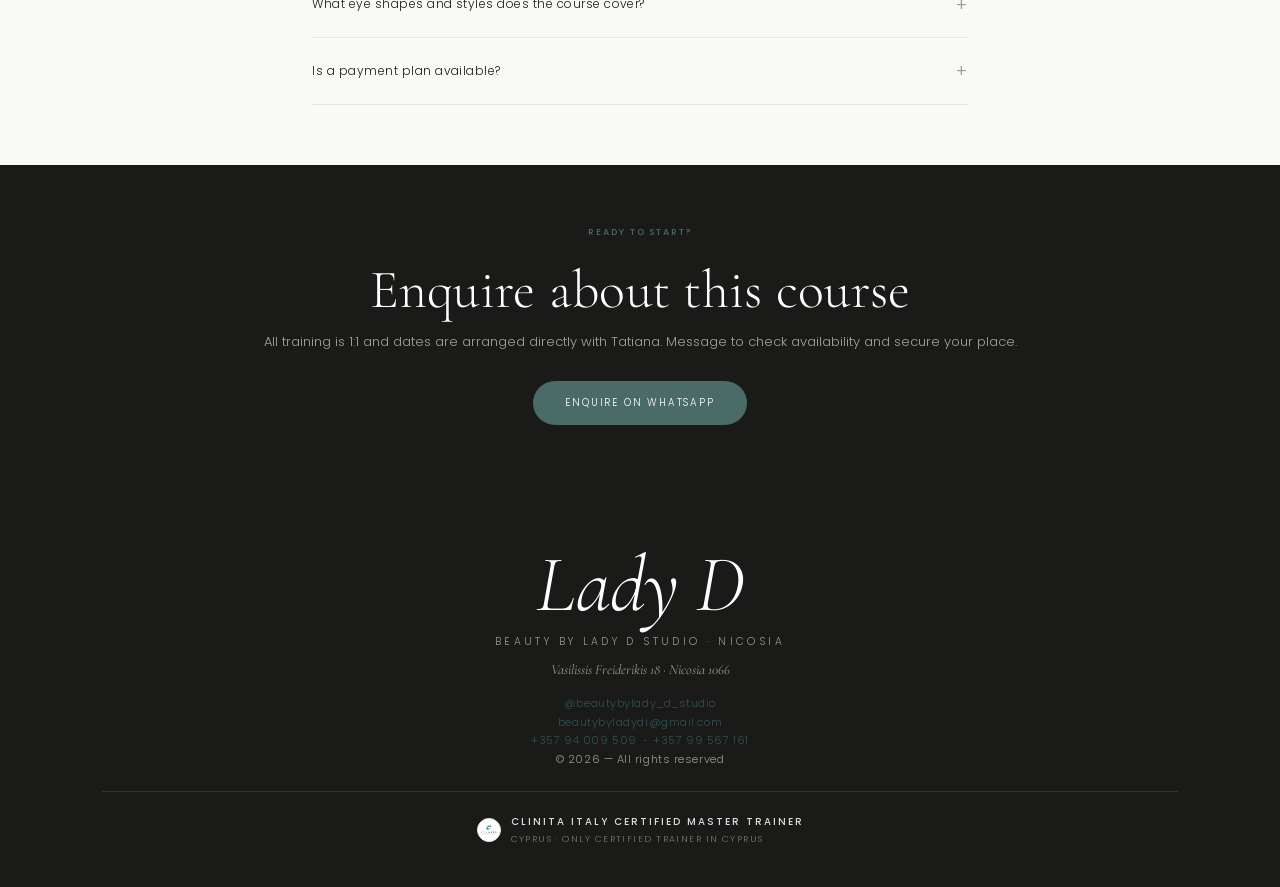
<file: courses/eyeliner.html>
<!doctype html>
<html lang="en">
<head>
<meta charset="utf-8" />
<meta name="viewport" content="width=device-width, initial-scale=1, viewport-fit=cover" />
<title>Permanent Eyeliner Training | Beauty by Lady D Studio, Nicosia Cyprus</title>
<meta name="description" content="1:1 private Clinita Italy certified permanent eyeliner training in Nicosia, Cyprus. 3-day course with live model. Beginners welcome. Enquire for pricing." />
<link rel="canonical" href="https://www.beautybyladydstudio.com/courses/eyeliner.html" />
<link rel="preconnect" href="https://fonts.googleapis.com">
<link rel="preconnect" href="https://fonts.gstatic.com" crossorigin>
<link href="https://fonts.googleapis.com/css2?family=Cormorant+Garamond:ital,wght@0,300;0,400;0,500;0,600;1,300;1,400&family=Poppins:wght@200;300;400;500&display=swap" rel="stylesheet">
<link rel="stylesheet" href="../css/styles.css">
</head>
<body>
<div class="wrap">

  <section class="cp-hero">

    <nav class="nav-pill" aria-label="Primary">
      <a class="brand" href="/">
        <span class="dot"><img src="../images/ladyd-logo.png" alt="Beauty by Lady D Studio" /></span>
        Beauty by Lady D
      </a>
      <div class="links">
        <a href="/#services">Treatments</a>
        <a href="/#courses">Academy</a>
        <a href="/clinita.html">Clinita</a>
        <a href="/#portfolio">Results</a>
        <a href="/#about">About</a>
        <a href="/#book">Book</a>
      </div>
      <div class="clinita-badge-wrap">
        <div class="clinita-badge">
          <img src="../images/clinita-logo-full.png" alt="Clinita Italy" />
        </div>
        <div class="clinita-tooltip">Clinita Italy Certified Trainer</div>
      </div>
    </nav>

    <a class="cp-back" href="/#courses">← Back to Academy</a>

    <div class="cp-hero-content fade-up">
      <div class="eyebrow">PMU Training · Clinita Italy Certified</div>
      <h1>Permanent<br><em>Eyeliner</em></h1>
      <p class="cp-hero-sub">Master precise, flattering liner for every eye shape — from subtle lash line enhancement to defined liner. 1:1 private training by a Clinita Italy certified master trainer in Nicosia.</p>
      <div class="cp-hero-meta">
        <span class="cp-meta-pill highlight">3 Days</span>
        <span class="cp-meta-pill">1:1 Private</span>
        <span class="cp-meta-pill">Live Model</span>
        <span class="cp-meta-pill">Beginners Welcome</span>
        <span class="cp-meta-pill">Clinita Certificate</span>
      </div>
    </div>

  </section>

  <div class="cp-body">
    <div class="wrap-inner">

      <section class="cp-section fade-up">
        <div class="cp-section-label">Curriculum</div>
        <h2>What you will learn</h2>
        <ul class="cp-checklist">
          <li>Eye anatomy, lid structure and safety considerations</li>
          <li>Eyeliner design — mapping for different eye shapes and ages</li>
          <li>Machine technique and needle selection for precise liner</li>
          <li>Lash line enhancement technique — building density without a visible line</li>
          <li>Defined liner application — thickness, shape and tail design</li>
          <li>Colour selection for liner — black, brown and soft tones</li>
          <li>Aftercare, healing and touch-up planning</li>
          <li>Supervised live model treatment</li>
          <li>Client consultation, consent and record keeping</li>
          <li>Clinita Italy protocol — full working method</li>
        </ul>
      </section>

      <section class="cp-section tinted fade-up">
        <div class="cp-section-label">Results</div>
        <h2>From the <em>studio</em></h2>
        <img class="cp-photo-feature" src="../images/result-eyeliner.jpg" alt="Permanent eyeliner result" loading="lazy" />
        <p class="cp-photo-cap">Studio result</p>
      </section>

      <section class="cp-section dark fade-up">
        <div class="cp-section-label">Kit &amp; Certification</div>
        <h2>What's included</h2>
        <ul class="cp-checklist">
          <li>Official Clinita starter kit — needles, pigments and consumables</li>
          <li>Clinita Italy certificate with hologram seal and registration in the official Clinita international professional list</li>
          <li>The official Clinita training manual</li>
          <li>Pre-course preparatory webinars from Clinita Italy, provided before physical training begins</li>
          <li>Clinita I-FLY machine — yours to keep <em>(full package only)</em></li>
          <li>Personal post-training support from Tatiana</li>
          <li>Access to the international Clinita community of certified artists</li>
        </ul>
      </section>

      <section class="cp-section fade-up">
        <div class="cp-section-label">Investment</div>
        <h2>Pricing</h2>
        <p class="cp-payment-note">Pricing is shared directly on request. Send a WhatsApp message to receive full course details and current investment — we'll respond personally.</p>
        <a class="cp-cta-btn" href="https://wa.me/35794009509?text=Hi%2C%20I%27d%20like%20to%20enquire%20about%20the%20Permanent%20Eyeliner%20course." target="_blank" rel="noopener" style="display:inline-block;margin-top:18px;">Enquire on WhatsApp</a>
      </section>

      <section class="cp-section fade-up">
        <div class="cp-section-label">FAQ</div>
        <h2>Common questions</h2>
        <div class="cp-faq">

          <details>
            <summary>Is eyeliner PMU technically difficult?</summary>
            <p>Eyeliner requires precision around the eye area, but this course covers technique thoroughly before live model work. Confidence builds quickly.</p>
          </details>

          <details>
            <summary>Do I need prior PMU experience?</summary>
            <p>No. This course starts from the basics.</p>
          </details>

          <details>
            <summary>What eye shapes and styles does the course cover?</summary>
            <p>The course covers lash line enhancement and defined liner for a range of eye shapes — all taught with mapping methods tailored to each client.</p>
          </details>

          <details>
            <summary>Is a payment plan available?</summary>
            <p>Yes. Deposit to secure your place, balance on the first day of training.</p>
          </details>

        </div>
      </section>

    </div>
  </div>

  <section class="cp-cta fade-up">
    <div class="cp-section-label">Ready to start?</div>
    <h2>Enquire about this course</h2>
    <p>All training is 1:1 and dates are arranged directly with Tatiana. Message to check availability and secure your place.</p>
    <a class="cp-cta-btn" href="https://wa.me/35794009509?text=Hi%2C%20I%27d%20like%20to%20enquire%20about%20the%20Eyeliner%20course." target="_blank" rel="noopener">Enquire on WhatsApp</a>
  </section>

  <footer>
    <div class="f-wordmark">Lady&nbsp;D</div>
    <div class="f-loc">Beauty by Lady D Studio · Nicosia</div>
    <div class="f-address">Vasilissis Freiderikis 18 · Nicosia 1066</div>
    <div class="f-meta">
      <a href="https://instagram.com/beautybylady_d_studio" target="_blank" rel="noopener">@beautybylady_d_studio</a><br/>
      <a href="mailto:beautybyladydi@gmail.com">beautybyladydi@gmail.com</a><br/>
      <a href="tel:+35794009509">+357 94 009 509</a> &nbsp;·&nbsp; <a href="tel:+35799567161">+357 99 567 161</a><br/>
      © 2026 — All rights reserved
    </div>
    <div class="f-partner" style="flex-direction:column;gap:8px;">
      <div style="display:flex;align-items:center;gap:10px;">
        <div class="b"><img src="../images/clinita-logo-full.png" alt="Official Clinita Italy certified partner" /></div>
        <div style="text-align:left;">
          <div style="font-size:10px;letter-spacing:.2em;text-transform:uppercase;color:rgba(255,255,255,.85);font-weight:500;">Clinita Italy Certified Master Trainer</div>
          <div style="font-size:9px;letter-spacing:.16em;text-transform:uppercase;color:rgba(255,255,255,.4);margin-top:2px;">Cyprus · Only Certified Trainer in Cyprus</div>
        </div>
      </div>
    </div>
  </footer>

</div>
<script src="../js/main.js"></script>
</body>
</html>
</file>
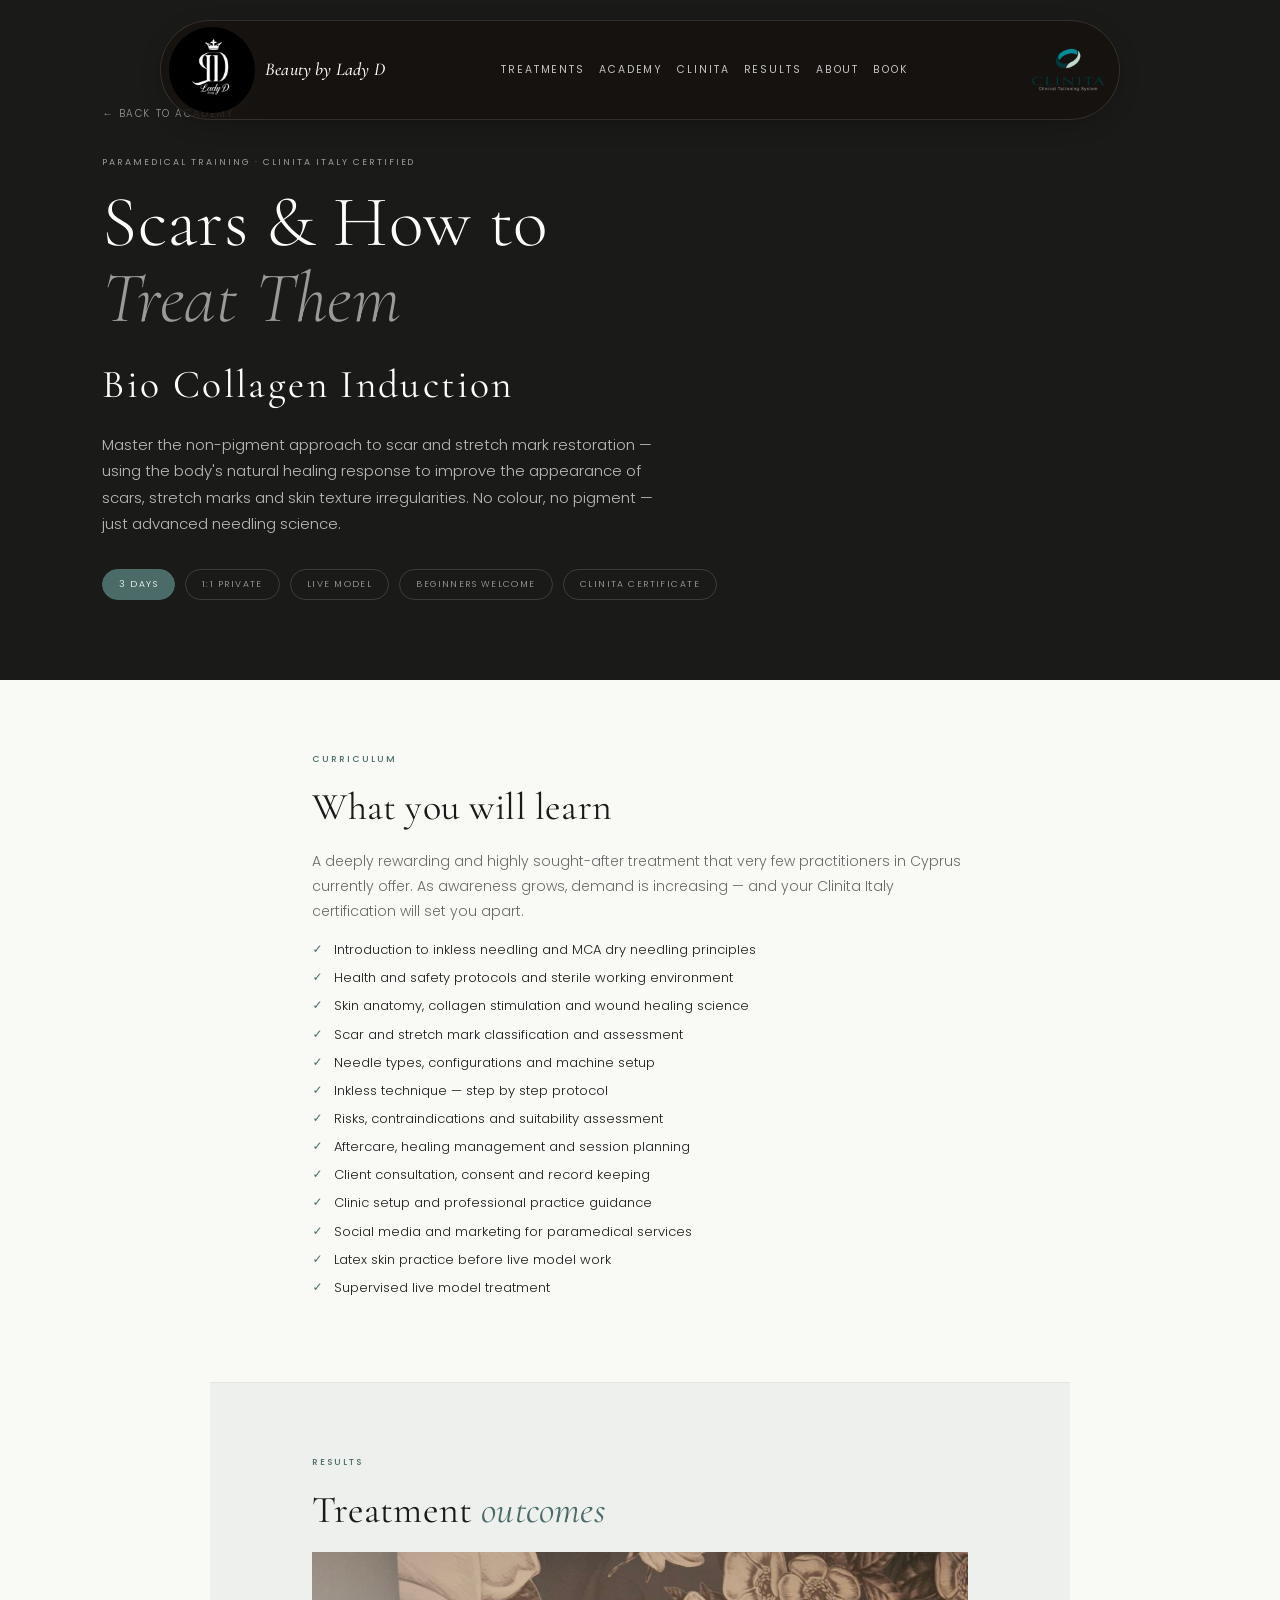
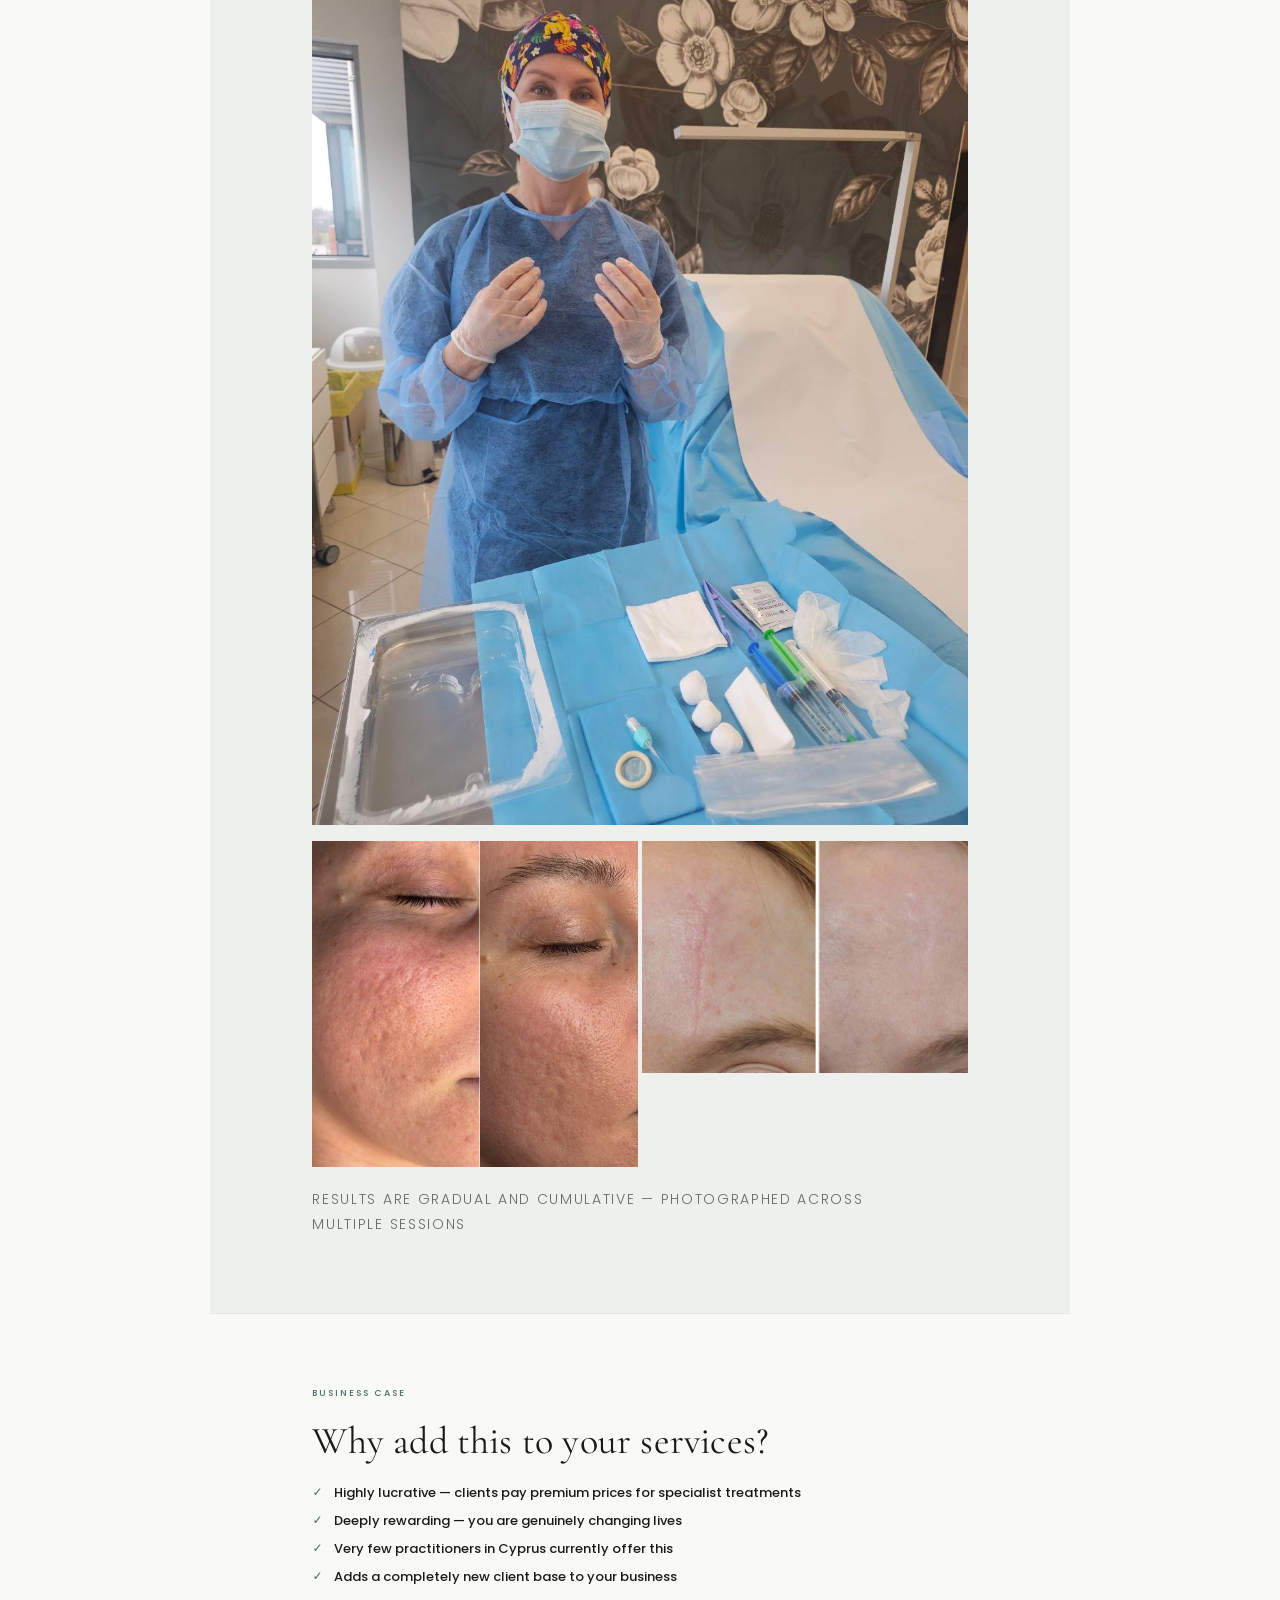
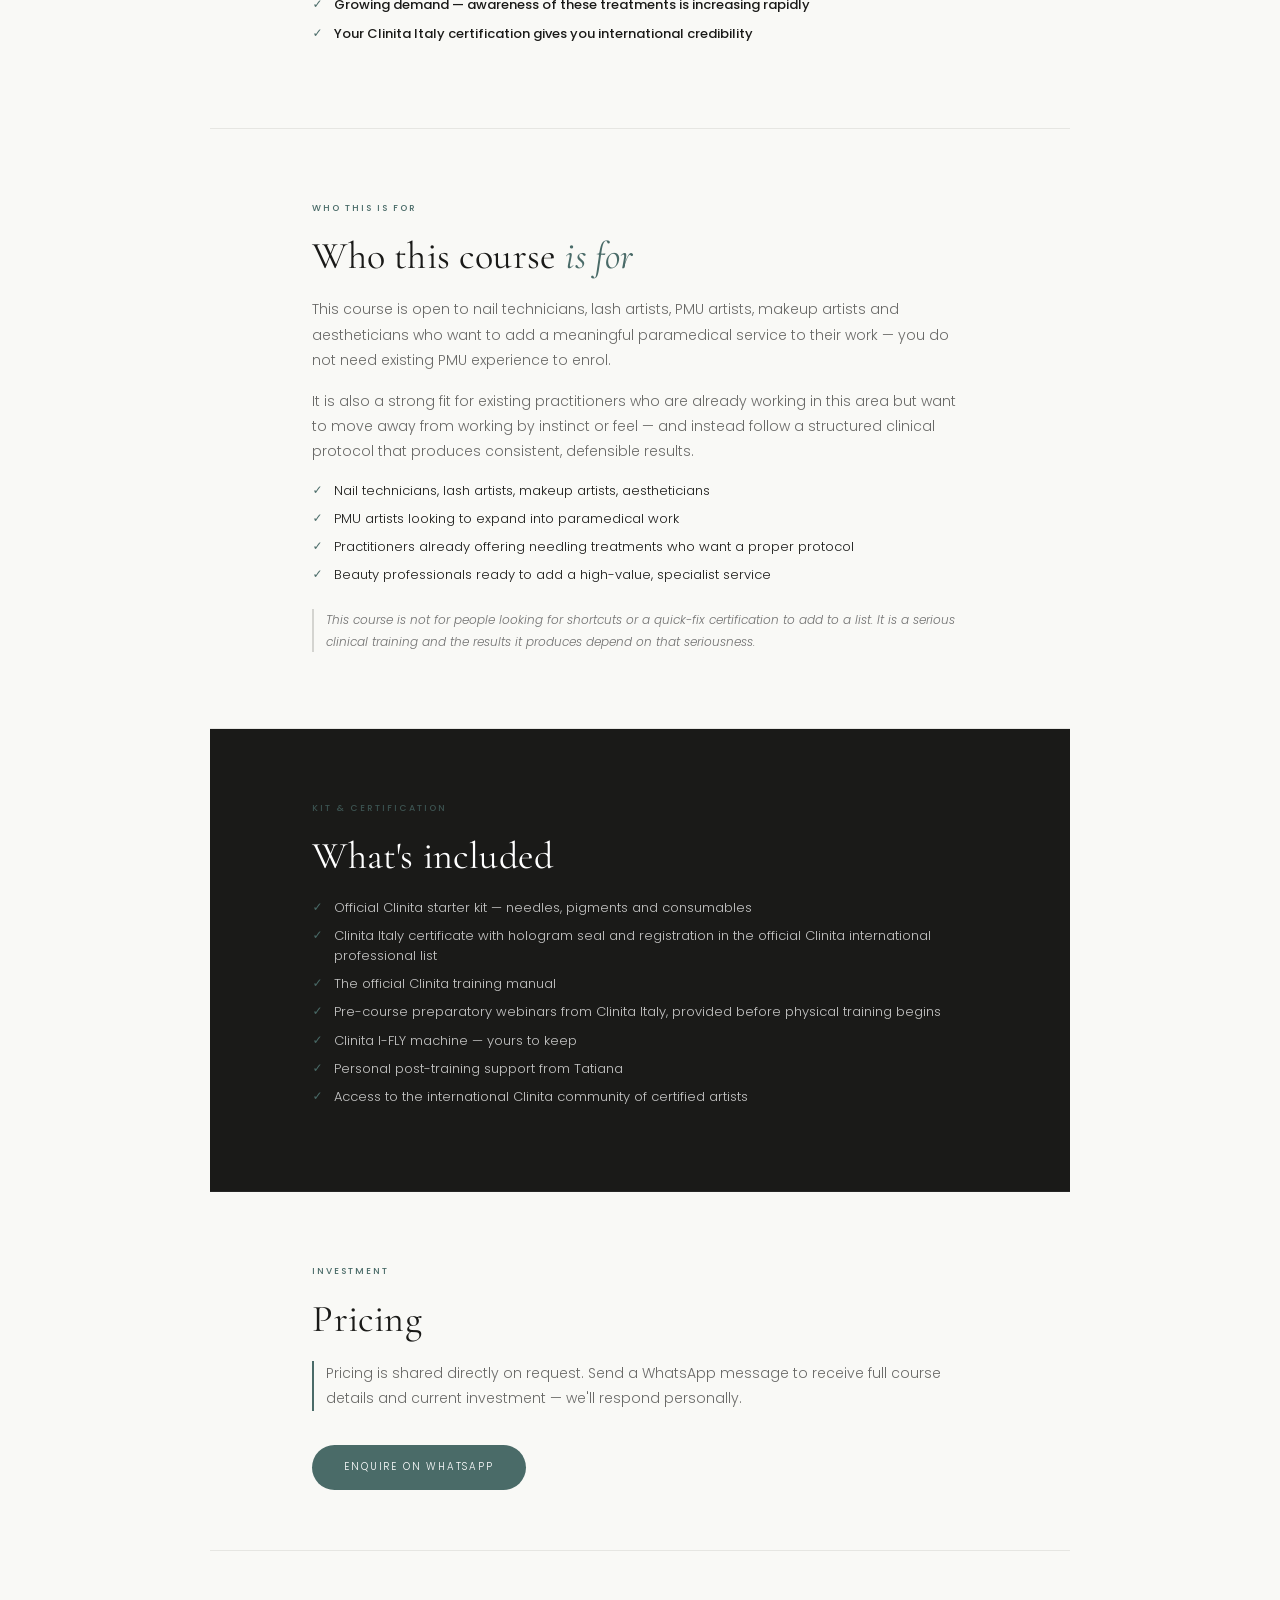
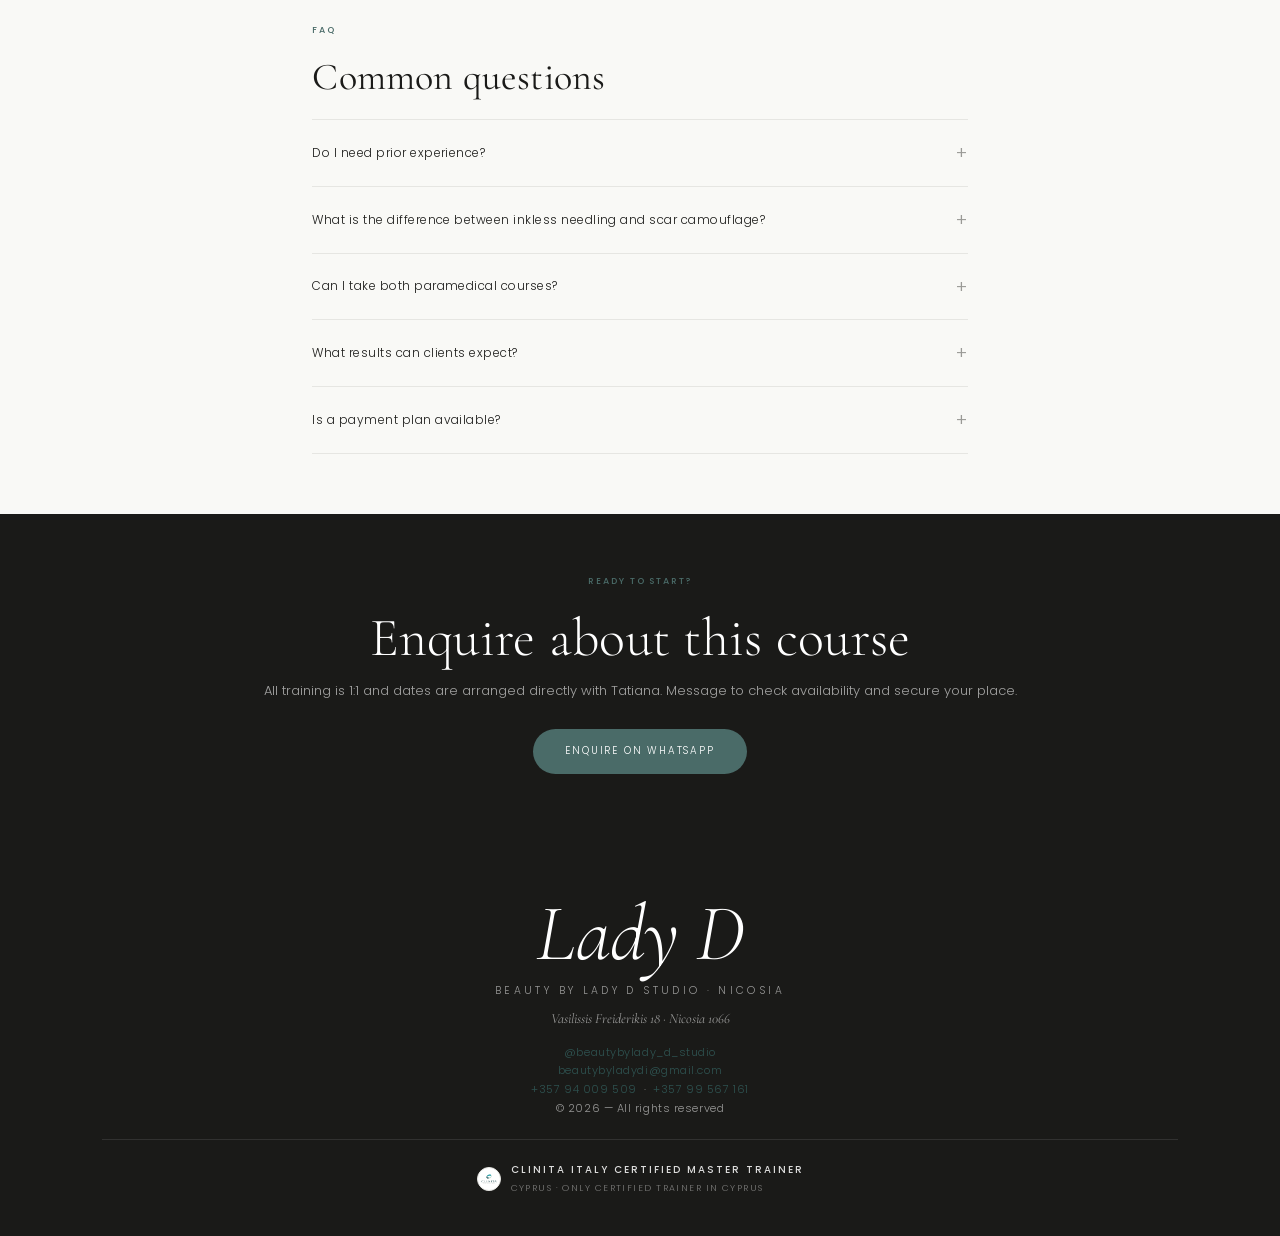
<file: courses/inkless-needling.html>
<!doctype html>
<html lang="en">
<head>
<meta charset="utf-8" />
<meta name="viewport" content="width=device-width, initial-scale=1, viewport-fit=cover" />
<title>Scar Treatment & Bio Collagen Induction Training | Clinita Italy Certified · Beauty by Lady D, Nicosia</title>
<meta name="description" content="Clinita Italy certified scar treatment and bio collagen induction training in Nicosia, Cyprus. 3-day 1:1 private course. No prior experience required. Learn how to treat scars and stretch marks without pigment." />
<link rel="canonical" href="https://www.beautybyladydstudio.com/courses/inkless-needling.html" />
<link rel="preconnect" href="https://fonts.googleapis.com">
<link rel="preconnect" href="https://fonts.gstatic.com" crossorigin>
<link href="https://fonts.googleapis.com/css2?family=Cormorant+Garamond:ital,wght@0,300;0,400;0,500;0,600;1,300;1,400&family=Poppins:wght@200;300;400;500&display=swap" rel="stylesheet">
<link rel="stylesheet" href="../css/styles.css">
</head>
<body>
<div class="wrap">

  <section class="cp-hero">

    <nav class="nav-pill" aria-label="Primary">
      <a class="brand" href="/">
        <span class="dot"><img src="../images/ladyd-logo.png" alt="Beauty by Lady D Studio" /></span>
        Beauty by Lady D
      </a>
      <div class="links">
        <a href="/#services">Treatments</a>
        <a href="/#courses">Academy</a>
        <a href="/clinita.html">Clinita</a>
        <a href="/#portfolio">Results</a>
        <a href="/#about">About</a>
        <a href="/#book">Book</a>
      </div>
      <div class="clinita-badge-wrap">
        <div class="clinita-badge">
          <img src="../images/clinita-logo-full.png" alt="Clinita Italy" />
        </div>
        <div class="clinita-tooltip">Clinita Italy Certified Trainer</div>
      </div>
    </nav>

    <a class="cp-back" href="/#courses">← Back to Academy</a>

    <div class="cp-hero-content fade-up">
      <div class="eyebrow">Paramedical Training · Clinita Italy Certified</div>
      <h1>Scars & How to<br><em>Treat Them</em><br><span style="font-size:0.55em;font-style:normal;letter-spacing:.06em;font-weight:400;">Bio Collagen Induction</span></h1>
      <p class="cp-hero-sub">Master the non-pigment approach to scar and stretch mark restoration — using the body's natural healing response to improve the appearance of scars, stretch marks and skin texture irregularities. No colour, no pigment — just advanced needling science.</p>
      <div class="cp-hero-meta">
        <span class="cp-meta-pill highlight">3 Days</span>
        <span class="cp-meta-pill">1:1 Private</span>
        <span class="cp-meta-pill">Live Model</span>
        <span class="cp-meta-pill">Beginners Welcome</span>
        <span class="cp-meta-pill">Clinita Certificate</span>
      </div>
    </div>

  </section>

  <div class="cp-body">
    <div class="wrap-inner">

      <section class="cp-section fade-up">
        <div class="cp-section-label">Curriculum</div>
        <h2>What you will learn</h2>
        <p>A deeply rewarding and highly sought-after treatment that very few practitioners in Cyprus currently offer. As awareness grows, demand is increasing — and your Clinita Italy certification will set you apart.</p>
        <ul class="cp-checklist">
          <li>Introduction to inkless needling and MCA dry needling principles</li>
          <li>Health and safety protocols and sterile working environment</li>
          <li>Skin anatomy, collagen stimulation and wound healing science</li>
          <li>Scar and stretch mark classification and assessment</li>
          <li>Needle types, configurations and machine setup</li>
          <li>Inkless technique — step by step protocol</li>
          <li>Risks, contraindications and suitability assessment</li>
          <li>Aftercare, healing management and session planning</li>
          <li>Client consultation, consent and record keeping</li>
          <li>Clinic setup and professional practice guidance</li>
          <li>Social media and marketing for paramedical services</li>
          <li>Latex skin practice before live model work</li>
          <li>Supervised live model treatment</li>
        </ul>
      </section>

      <section class="cp-section tinted fade-up">
        <div class="cp-section-label">Results</div>
        <h2>Treatment <em>outcomes</em></h2>
        <img class="cp-photo-feature" src="../images/clinical-sterile.jpeg" alt="Clinical setup" loading="lazy" />
        <div class="cp-photo-grid wide">
          <img src="../images/result-acne-face-inkless.jpg" alt="Treatment result" loading="lazy" />
          <img src="../images/result-scar-face-inkless.png" alt="Treatment result" loading="lazy" />
        </div>
        <p class="cp-photo-cap">Results are gradual and cumulative — photographed across multiple sessions</p>
      </section>

      <section class="cp-section fade-up">
        <div class="cp-section-label">Business case</div>
        <h2>Why add this to your services?</h2>
        <ul class="cp-checklist bold-checks">
          <li>Highly lucrative — clients pay premium prices for specialist treatments</li>
          <li>Deeply rewarding — you are genuinely changing lives</li>
          <li>Very few practitioners in Cyprus currently offer this</li>
          <li>Adds a completely new client base to your business</li>
          <li>Growing demand — awareness of these treatments is increasing rapidly</li>
          <li>Your Clinita Italy certification gives you international credibility</li>
        </ul>
      </section>

      <section class="cp-section fade-up">
        <div class="cp-section-label">Who this is for</div>
        <h2>Who this course <em>is for</em></h2>
        <p>This course is open to nail technicians, lash artists, PMU artists, makeup artists and aestheticians who want to add a meaningful paramedical service to their work — you do not need existing PMU experience to enrol.</p>
        <p>It is also a strong fit for existing practitioners who are already working in this area but want to move away from working by instinct or feel — and instead follow a structured clinical protocol that produces consistent, defensible results.</p>
        <ul class="cp-checklist" style="margin-top:4px;">
          <li>Nail technicians, lash artists, makeup artists, aestheticians</li>
          <li>PMU artists looking to expand into paramedical work</li>
          <li>Practitioners already offering needling treatments who want a proper protocol</li>
          <li>Beauty professionals ready to add a high-value, specialist service</li>
        </ul>
        <p style="font-size:12px;color:var(--taupe-deep);border-left:2px solid var(--line);padding-left:12px;margin-top:16px;font-style:italic;">This course is not for people looking for shortcuts or a quick-fix certification to add to a list. It is a serious clinical training and the results it produces depend on that seriousness.</p>
      </section>

      <section class="cp-section dark fade-up">
        <div class="cp-section-label">Kit &amp; Certification</div>
        <h2>What's included</h2>
        <ul class="cp-checklist">
          <li>Official Clinita starter kit — needles, pigments and consumables</li>
          <li>Clinita Italy certificate with hologram seal and registration in the official Clinita international professional list</li>
          <li>The official Clinita training manual</li>
          <li>Pre-course preparatory webinars from Clinita Italy, provided before physical training begins</li>
          <li>Clinita I-FLY machine — yours to keep</li>
          <li>Personal post-training support from Tatiana</li>
          <li>Access to the international Clinita community of certified artists</li>
        </ul>
      </section>

      <section class="cp-section fade-up">
        <div class="cp-section-label">Investment</div>
        <h2>Pricing</h2>
        <p class="cp-payment-note">Pricing is shared directly on request. Send a WhatsApp message to receive full course details and current investment — we'll respond personally.</p>
        <a class="cp-cta-btn" href="https://wa.me/35794009509?text=Hi%2C%20I%27d%20like%20to%20enquire%20about%20the%20Scar%20Treatment%20%26%20Bio%20Collagen%20Induction%20course." target="_blank" rel="noopener" style="display:inline-block;margin-top:18px;">Enquire on WhatsApp</a>
      </section>

      <section class="cp-section fade-up">
        <div class="cp-section-label">FAQ</div>
        <h2>Common questions</h2>
        <div class="cp-faq">

          <details>
            <summary>Do I need prior experience?</summary>
            <p>No. This course is open to complete beginners, beauty professionals, aestheticians, nurses and PMU artists. We teach everything from theory to live model practice.</p>
          </details>

          <details>
            <summary>What is the difference between inkless needling and scar camouflage?</summary>
            <p>Inkless needling uses no pigment — it stimulates the skin's natural collagen response to improve texture and tone. Scar camouflage uses skin-matched pigments to visually blend the scar. Both are highly effective and complementary.</p>
          </details>

          <details>
            <summary>Can I take both paramedical courses?</summary>
            <p>Yes — many students complete both. The Clinita I-FLY machine works for both courses, so no duplicate equipment cost.</p>
          </details>

          <details>
            <summary>What results can clients expect?</summary>
            <p>Results are gradual and cumulative, improving across sessions. Individual results vary depending on skin type, scar age and treatment protocol.</p>
          </details>

          <details>
            <summary>Is a payment plan available?</summary>
            <p>Yes. A deposit secures your place and the balance is due on the first day of training.</p>
          </details>

        </div>
      </section>

    </div>
  </div>

  <section class="cp-cta fade-up">
    <div class="cp-section-label">Ready to start?</div>
    <h2>Enquire about this course</h2>
    <p>All training is 1:1 and dates are arranged directly with Tatiana. Message to check availability and secure your place.</p>
    <a class="cp-cta-btn" href="https://wa.me/35794009509?text=Hi%2C%20I%27d%20like%20to%20enquire%20about%20the%20Scar%20Treatment%20%26%20Bio%20Collagen%20Induction%20course." target="_blank" rel="noopener">Enquire on WhatsApp</a>
  </section>

  <footer>
    <div class="f-wordmark">Lady&nbsp;D</div>
    <div class="f-loc">Beauty by Lady D Studio · Nicosia</div>
    <div class="f-address">Vasilissis Freiderikis 18 · Nicosia 1066</div>
    <div class="f-meta">
      <a href="https://instagram.com/beautybylady_d_studio" target="_blank" rel="noopener">@beautybylady_d_studio</a><br/>
      <a href="mailto:beautybyladydi@gmail.com">beautybyladydi@gmail.com</a><br/>
      <a href="tel:+35794009509">+357 94 009 509</a> &nbsp;·&nbsp; <a href="tel:+35799567161">+357 99 567 161</a><br/>
      © 2026 — All rights reserved
    </div>
    <div class="f-partner" style="flex-direction:column;gap:8px;">
      <div style="display:flex;align-items:center;gap:10px;">
        <div class="b"><img src="../images/clinita-logo-full.png" alt="Official Clinita Italy certified partner" /></div>
        <div style="text-align:left;">
          <div style="font-size:10px;letter-spacing:.2em;text-transform:uppercase;color:rgba(255,255,255,.85);font-weight:500;">Clinita Italy Certified Master Trainer</div>
          <div style="font-size:9px;letter-spacing:.16em;text-transform:uppercase;color:rgba(255,255,255,.4);margin-top:2px;">Cyprus · Only Certified Trainer in Cyprus</div>
        </div>
      </div>
    </div>
  </footer>

</div>
<script src="../js/main.js"></script>
</body>
</html>
</file>
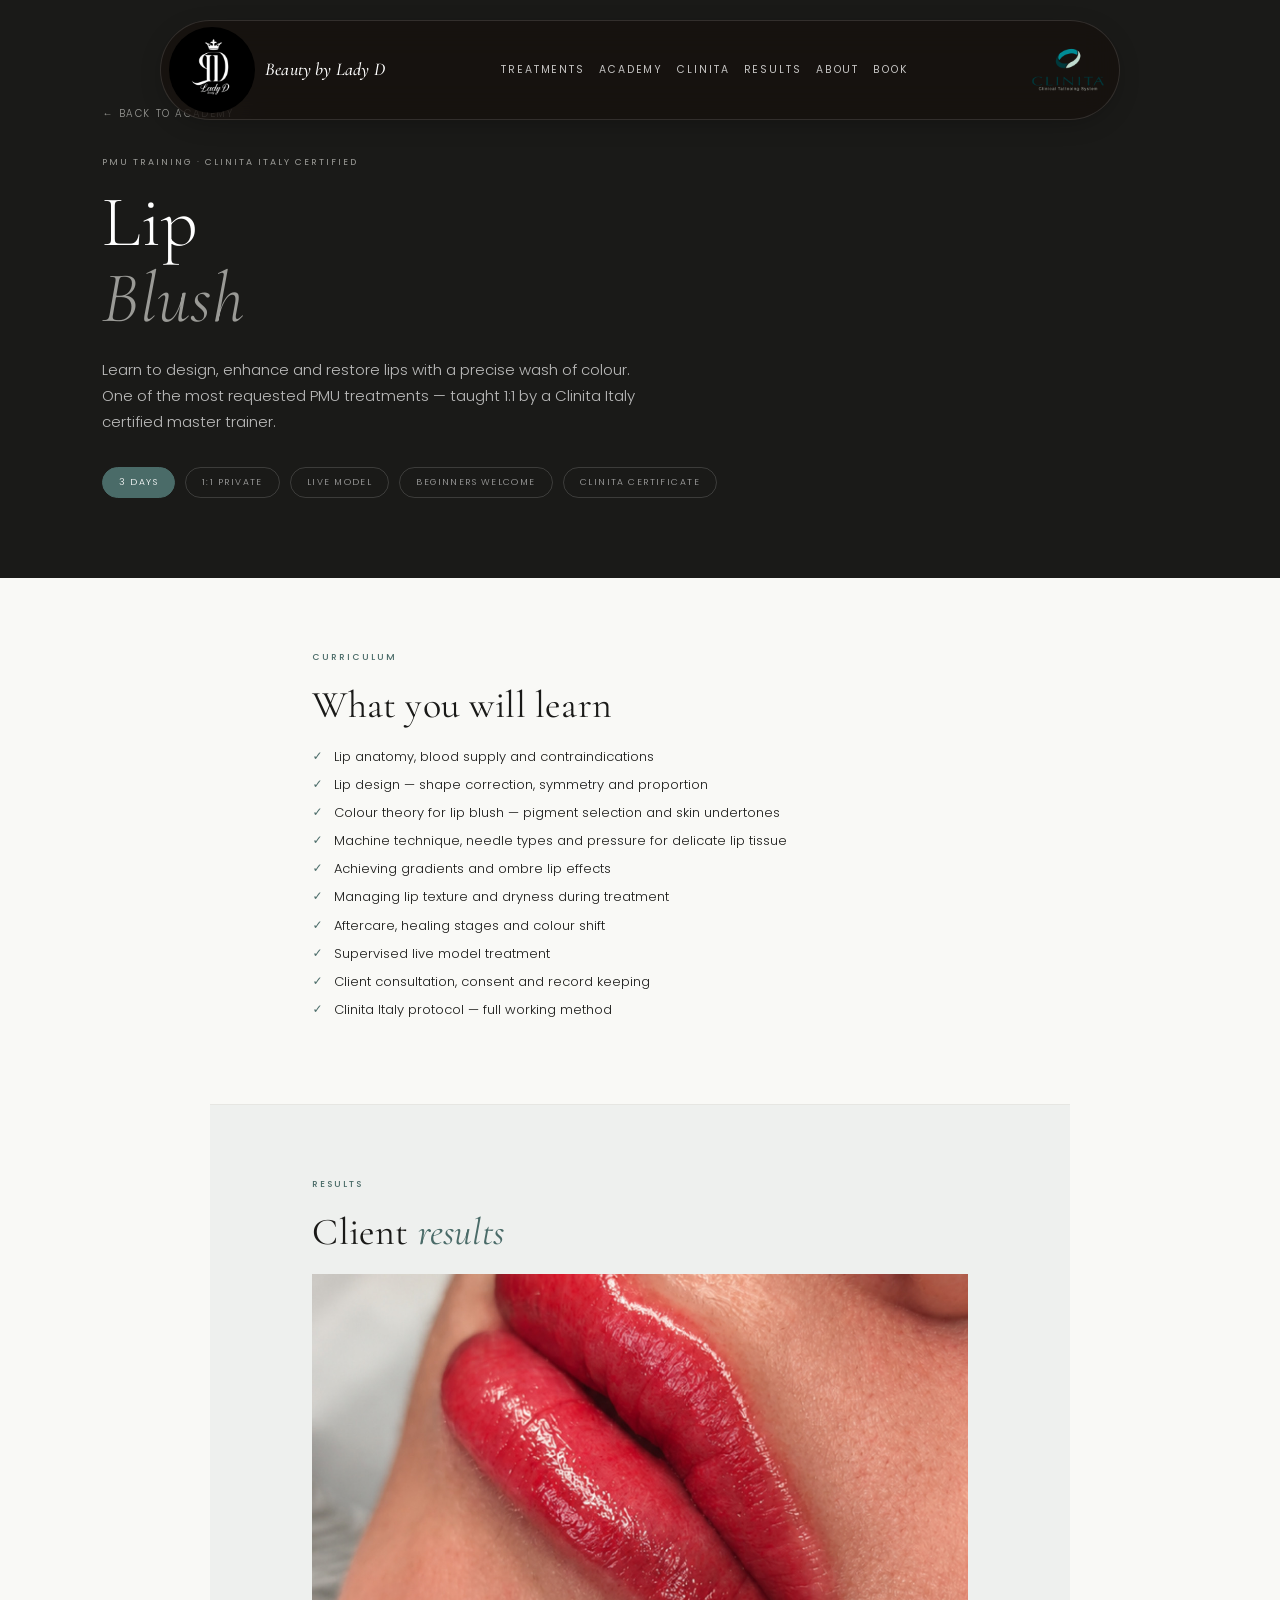
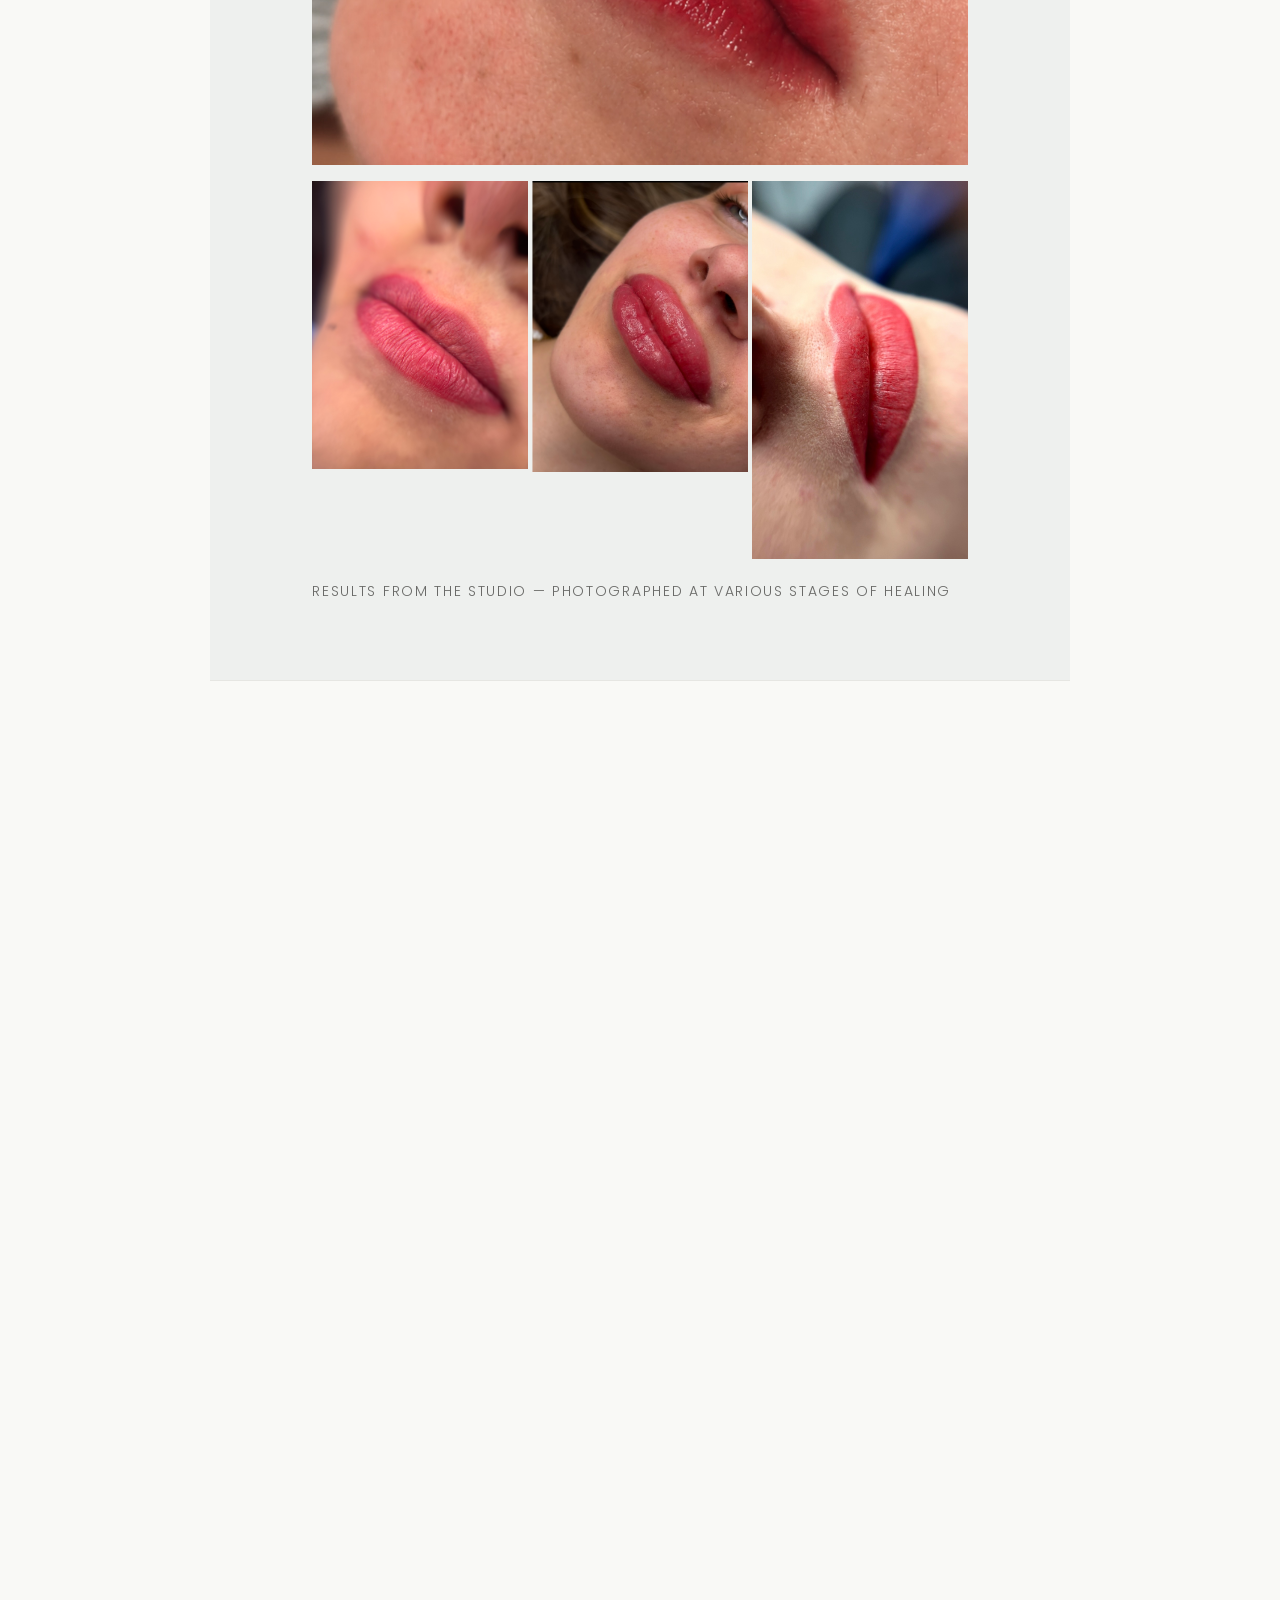
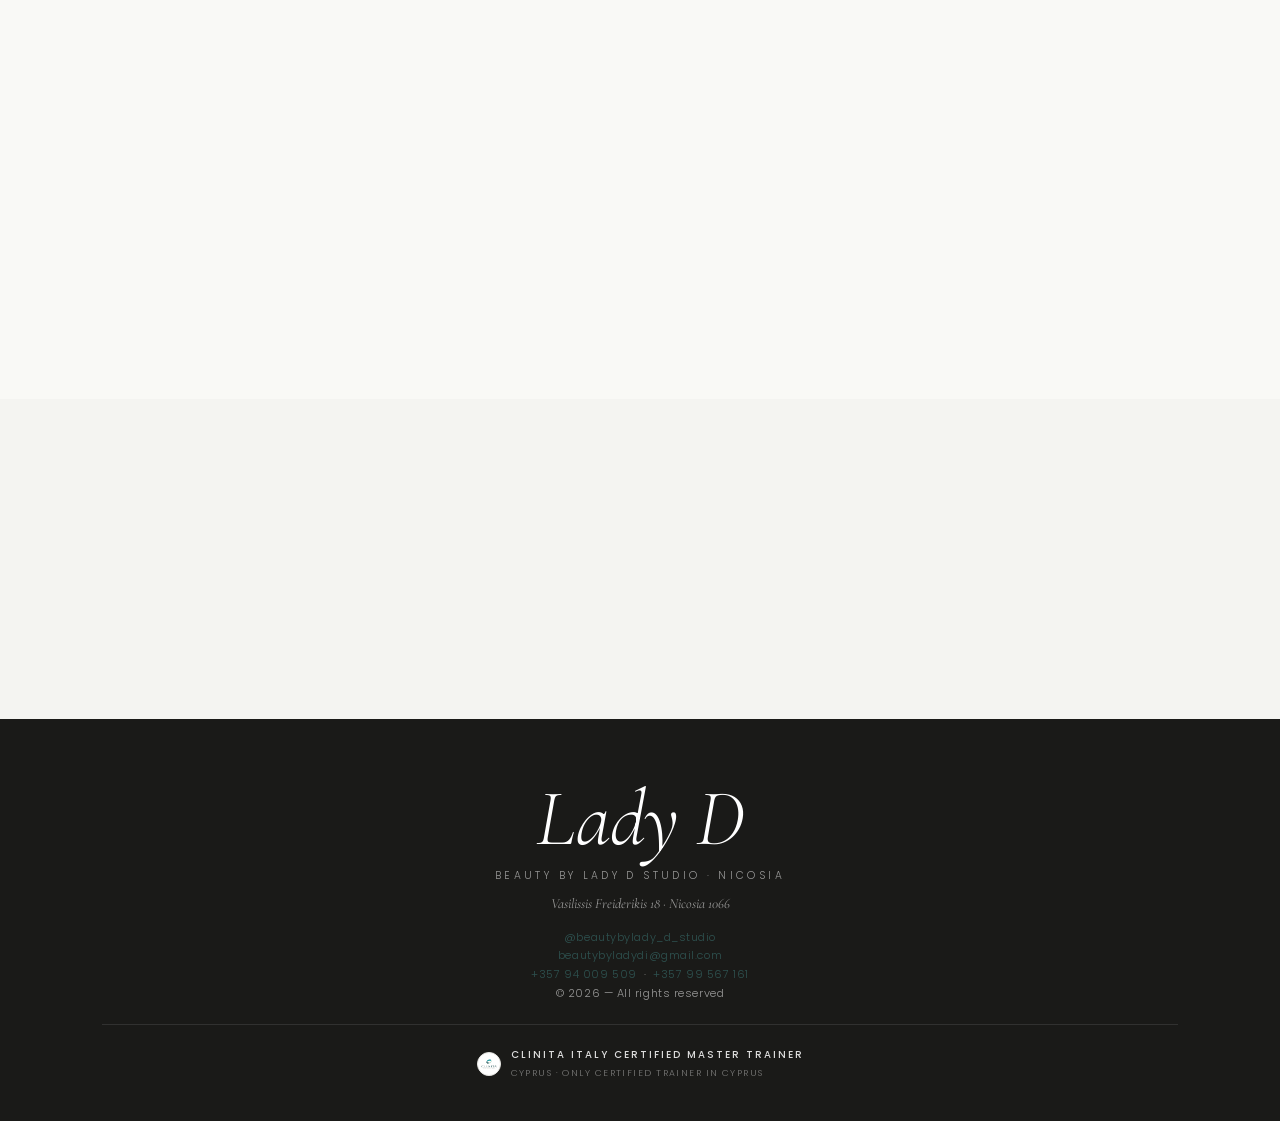
<file: courses/lip-blush.html>
<!doctype html>
<html lang="en">
<head>
<meta charset="utf-8" />
<meta name="viewport" content="width=device-width, initial-scale=1, viewport-fit=cover" />
<title>Lip Blush PMU Training | Beauty by Lady D Studio, Nicosia Cyprus</title>
<meta name="description" content="1:1 private Clinita Italy certified lip blush training in Nicosia, Cyprus. 3-day course with live model. Beginners welcome. Enquire for pricing." />
<link rel="canonical" href="https://www.beautybyladydstudio.com/courses/lip-blush.html" />
<link rel="preconnect" href="https://fonts.googleapis.com">
<link rel="preconnect" href="https://fonts.gstatic.com" crossorigin>
<link href="https://fonts.googleapis.com/css2?family=Cormorant+Garamond:ital,wght@0,300;0,400;0,500;0,600;1,300;1,400&family=Poppins:wght@200;300;400;500&display=swap" rel="stylesheet">
<link rel="stylesheet" href="../css/styles.css">
</head>
<body>
<div class="wrap">

  <section class="cp-hero">

    <nav class="nav-pill" aria-label="Primary">
      <a class="brand" href="/">
        <span class="dot"><img src="../images/ladyd-logo.png" alt="Beauty by Lady D Studio" /></span>
        Beauty by Lady D
      </a>
      <div class="links">
        <a href="/#services">Treatments</a>
        <a href="/#courses">Academy</a>
        <a href="/clinita.html">Clinita</a>
        <a href="/#portfolio">Results</a>
        <a href="/#about">About</a>
        <a href="/#book">Book</a>
      </div>
      <div class="clinita-badge-wrap">
        <div class="clinita-badge">
          <img src="../images/clinita-logo-full.png" alt="Clinita Italy" />
        </div>
        <div class="clinita-tooltip">Clinita Italy Certified Trainer</div>
      </div>
    </nav>

    <a class="cp-back" href="/#courses">← Back to Academy</a>

    <div class="cp-hero-content fade-up">
      <div class="eyebrow">PMU Training · Clinita Italy Certified</div>
      <h1>Lip<br><em>Blush</em></h1>
      <p class="cp-hero-sub">Learn to design, enhance and restore lips with a precise wash of colour. One of the most requested PMU treatments — taught 1:1 by a Clinita Italy certified master trainer.</p>
      <div class="cp-hero-meta">
        <span class="cp-meta-pill highlight">3 Days</span>
        <span class="cp-meta-pill">1:1 Private</span>
        <span class="cp-meta-pill">Live Model</span>
        <span class="cp-meta-pill">Beginners Welcome</span>
        <span class="cp-meta-pill">Clinita Certificate</span>
      </div>
    </div>

  </section>

  <div class="cp-body">
    <div class="wrap-inner">

      <section class="cp-section fade-up">
        <div class="cp-section-label">Curriculum</div>
        <h2>What you will learn</h2>
        <ul class="cp-checklist">
          <li>Lip anatomy, blood supply and contraindications</li>
          <li>Lip design — shape correction, symmetry and proportion</li>
          <li>Colour theory for lip blush — pigment selection and skin undertones</li>
          <li>Machine technique, needle types and pressure for delicate lip tissue</li>
          <li>Achieving gradients and ombre lip effects</li>
          <li>Managing lip texture and dryness during treatment</li>
          <li>Aftercare, healing stages and colour shift</li>
          <li>Supervised live model treatment</li>
          <li>Client consultation, consent and record keeping</li>
          <li>Clinita Italy protocol — full working method</li>
        </ul>
      </section>

      <section class="cp-section tinted fade-up">
        <div class="cp-section-label">Results</div>
        <h2>Client <em>results</em></h2>
        <img class="cp-photo-feature" src="../images/result-lip-blush.jpg" alt="Lip blush result" loading="lazy" style="aspect-ratio:4/3; object-fit:cover;" />
        <div class="cp-photo-grid cols-3">
          <img src="../images/lips-result-1.jpeg" alt="Lip blush result" loading="lazy" />
          <img src="../images/lips-result-2.jpg" alt="Lip blush result" loading="lazy" />
          <img src="../images/lips-result-3.jpeg" alt="Lip blush result" loading="lazy" />
        </div>
        <p class="cp-photo-cap">Results from the studio — photographed at various stages of healing</p>
      </section>

      <section class="cp-section dark fade-up">
        <div class="cp-section-label">Kit &amp; Certification</div>
        <h2>What's included</h2>
        <ul class="cp-checklist">
          <li>Official Clinita starter kit — needles, pigments and consumables</li>
          <li>Clinita Italy certificate with hologram seal and registration in the official Clinita international professional list</li>
          <li>The official Clinita training manual</li>
          <li>Pre-course preparatory webinars from Clinita Italy, provided before physical training begins</li>
          <li>Clinita I-FLY machine — yours to keep <em>(full package only)</em></li>
          <li>Personal post-training support from Tatiana</li>
          <li>Access to the international Clinita community of certified artists</li>
        </ul>
      </section>

      <section class="cp-section fade-up">
        <div class="cp-section-label">Investment</div>
        <h2>Pricing</h2>
        <p class="cp-payment-note">Pricing is shared directly on request. Send a WhatsApp message to receive full course details and current investment — we'll respond personally.</p>
        <a class="cp-cta-btn" href="https://wa.me/35794009509?text=Hi%2C%20I%27d%20like%20to%20enquire%20about%20the%20Lip%20Blush%20course." target="_blank" rel="noopener" style="display:inline-block;margin-top:18px;">Enquire on WhatsApp</a>
      </section>

      <section class="cp-section fade-up">
        <div class="cp-section-label">FAQ</div>
        <h2>Common questions</h2>
        <div class="cp-faq">

          <details>
            <summary>Do I need prior experience?</summary>
            <p>No. The course is designed for beginners. All theory and technique is taught from scratch.</p>
          </details>

          <details>
            <summary>Is lip blush a popular treatment?</summary>
            <p>One of the most requested PMU services — very high demand and excellent earning potential.</p>
          </details>

          <details>
            <summary>Is there a model practice session?</summary>
            <p>Yes — all courses include supervised live model practice. Tatiana will brief you on everything you need to arrange beforehand.</p>
          </details>

          <details>
            <summary>Is a payment plan available?</summary>
            <p>Yes. Deposit to secure your place, balance on the first day of training.</p>
          </details>

        </div>
      </section>

    </div>
  </div>

  <section class="cp-cta fade-up">
    <div class="cp-section-label">Ready to start?</div>
    <h2>Enquire about this course</h2>
    <p>All training is 1:1 and dates are arranged directly with Tatiana. Message to check availability and secure your place.</p>
    <a class="cp-cta-btn" href="https://wa.me/35794009509?text=Hi%2C%20I%27d%20like%20to%20enquire%20about%20the%20Lip%20Blush%20course." target="_blank" rel="noopener">Enquire on WhatsApp</a>
  </section>

  <footer>
    <div class="f-wordmark">Lady&nbsp;D</div>
    <div class="f-loc">Beauty by Lady D Studio · Nicosia</div>
    <div class="f-address">Vasilissis Freiderikis 18 · Nicosia 1066</div>
    <div class="f-meta">
      <a href="https://instagram.com/beautybylady_d_studio" target="_blank" rel="noopener">@beautybylady_d_studio</a><br/>
      <a href="mailto:beautybyladydi@gmail.com">beautybyladydi@gmail.com</a><br/>
      <a href="tel:+35794009509">+357 94 009 509</a> &nbsp;·&nbsp; <a href="tel:+35799567161">+357 99 567 161</a><br/>
      © 2026 — All rights reserved
    </div>
    <div class="f-partner" style="flex-direction:column;gap:8px;">
      <div style="display:flex;align-items:center;gap:10px;">
        <div class="b"><img src="../images/clinita-logo-full.png" alt="Official Clinita Italy certified partner" /></div>
        <div style="text-align:left;">
          <div style="font-size:10px;letter-spacing:.2em;text-transform:uppercase;color:rgba(255,255,255,.85);font-weight:500;">Clinita Italy Certified Master Trainer</div>
          <div style="font-size:9px;letter-spacing:.16em;text-transform:uppercase;color:rgba(255,255,255,.4);margin-top:2px;">Cyprus · Only Certified Trainer in Cyprus</div>
        </div>
      </div>
    </div>
  </footer>

</div>
<script src="../js/main.js"></script>
</body>
</html>
</file>
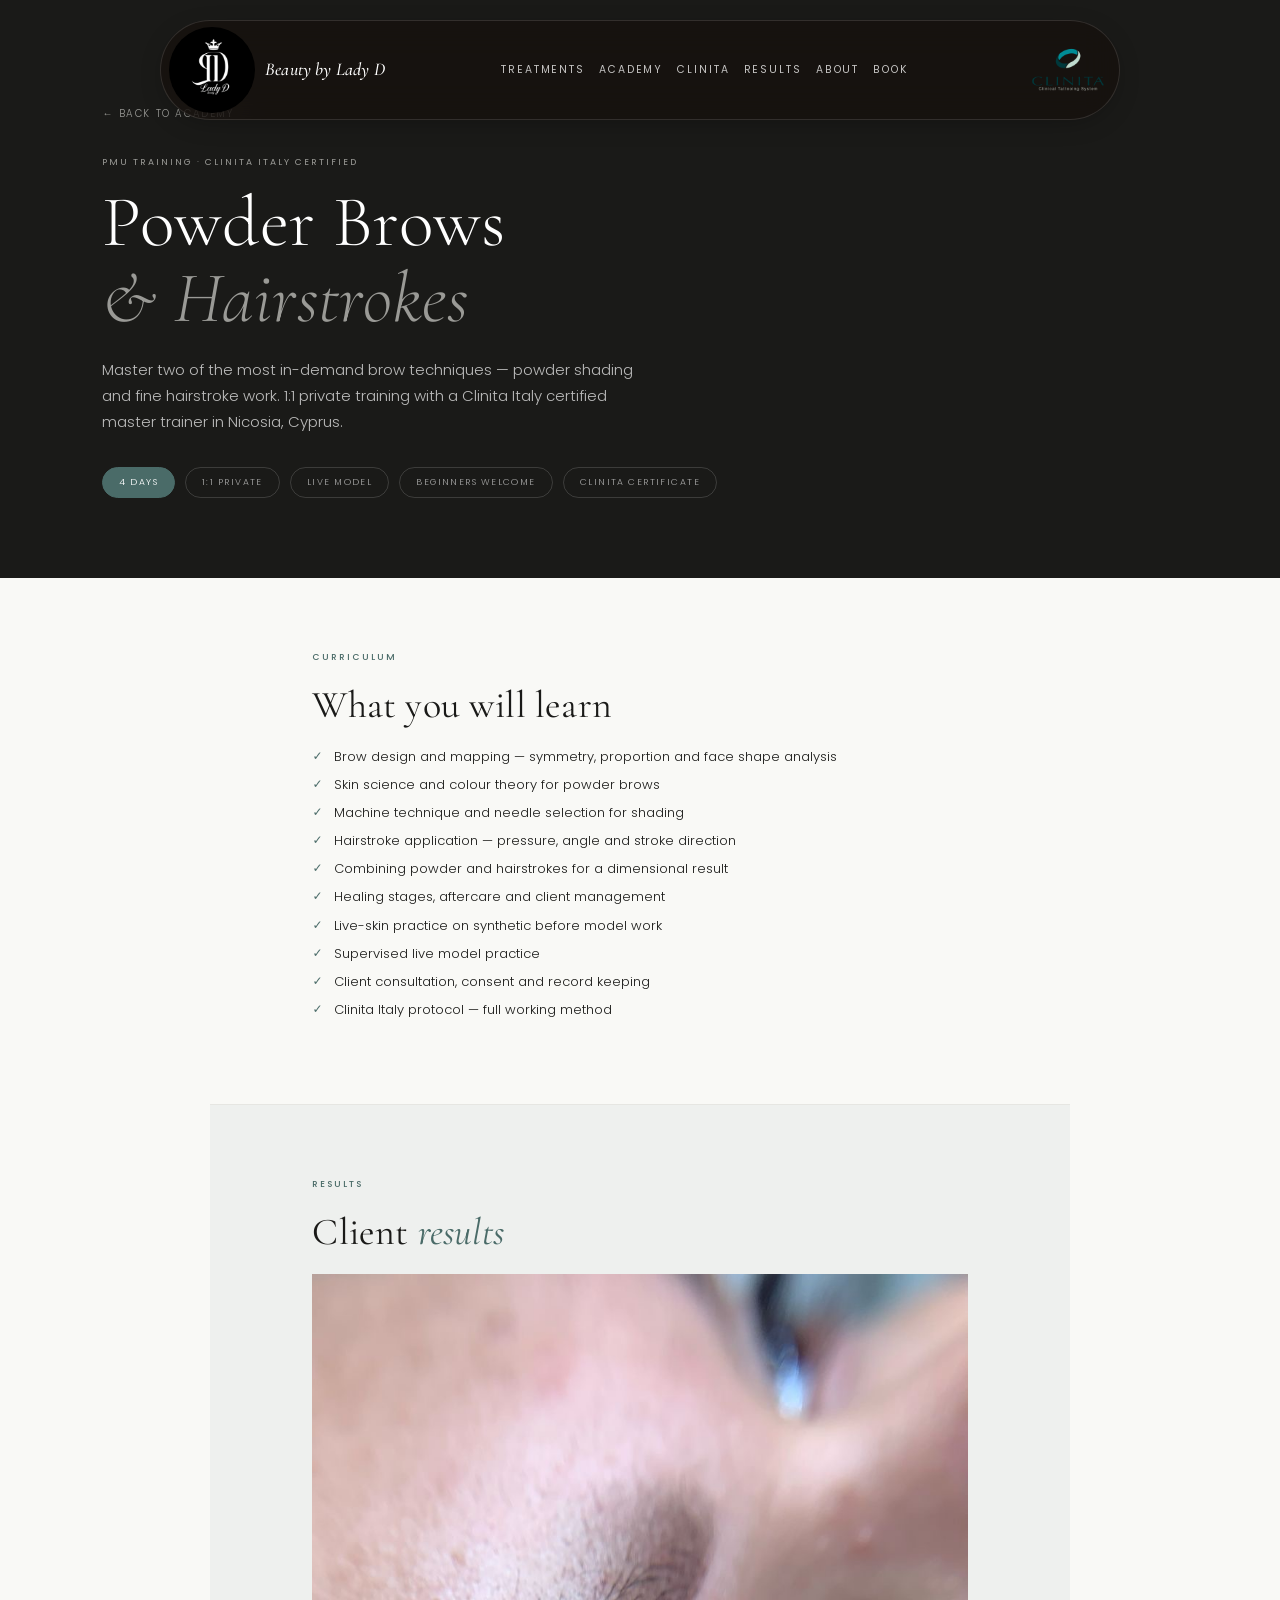
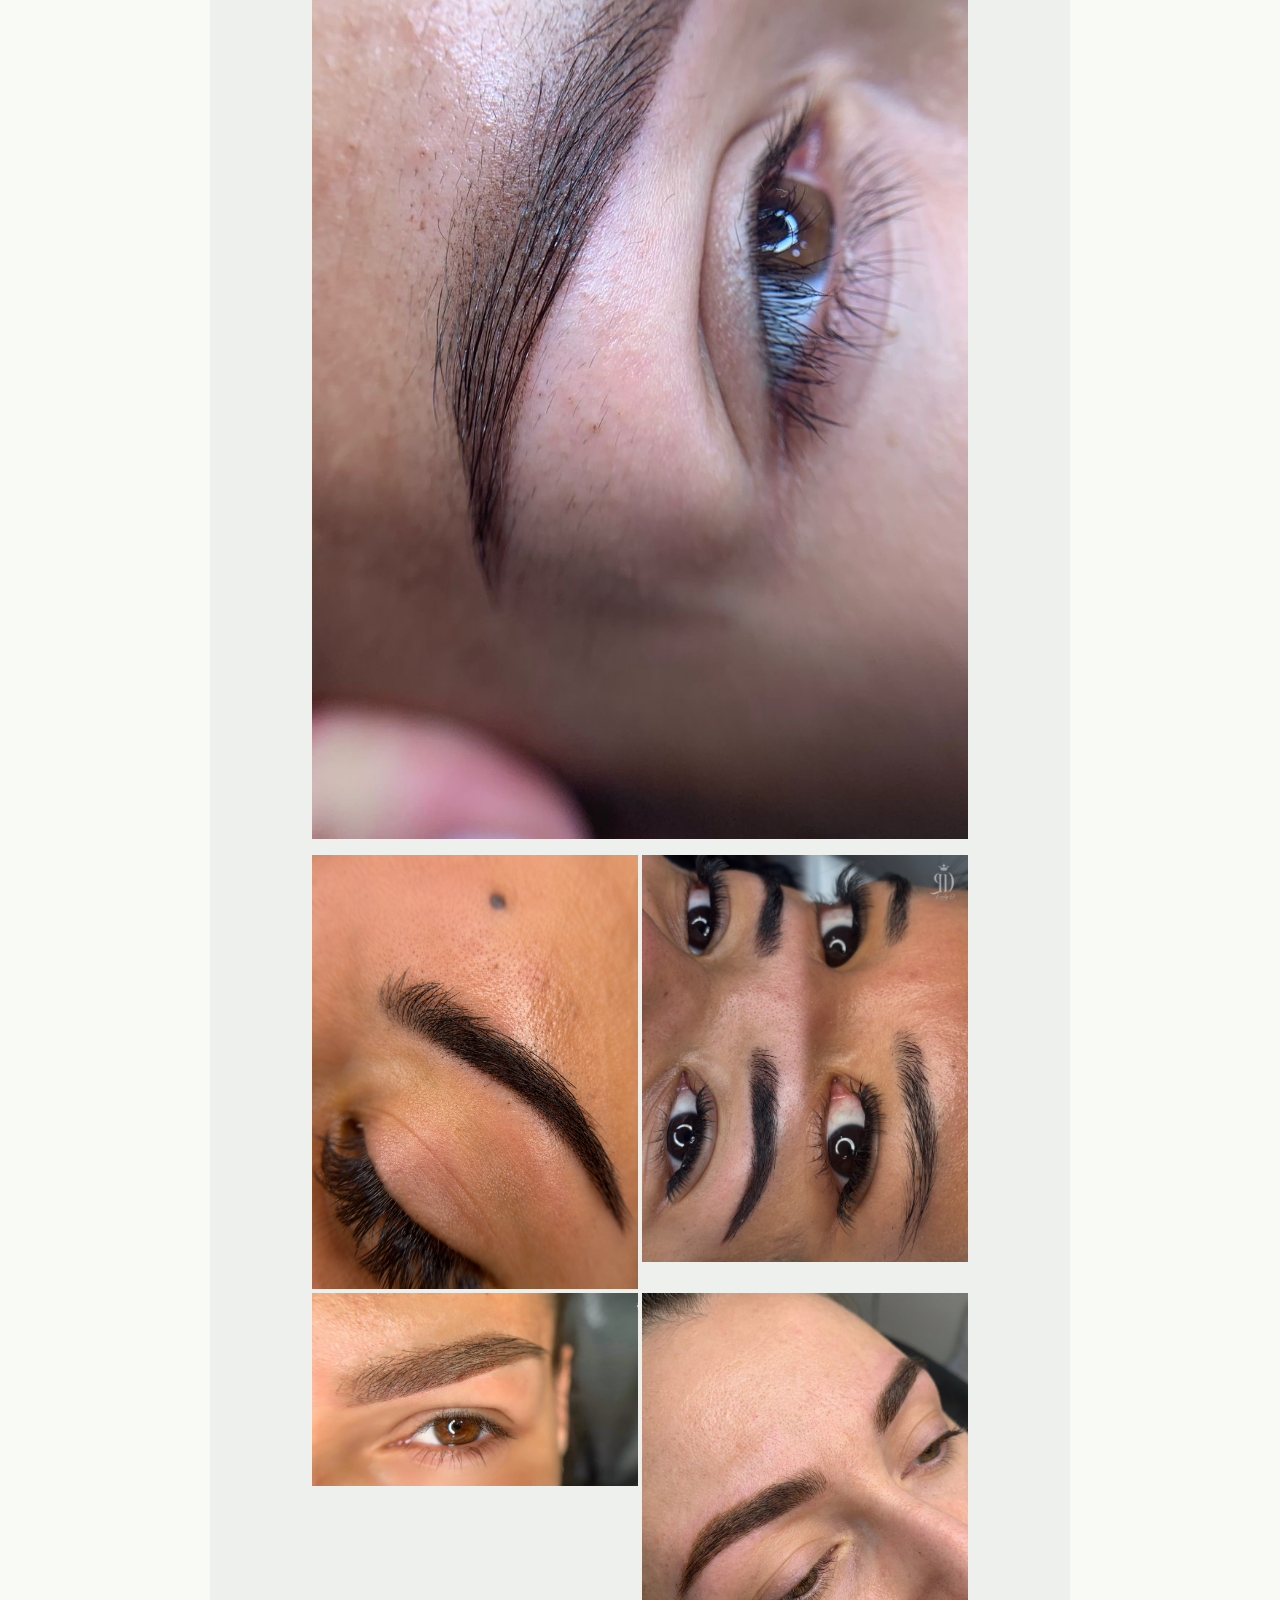
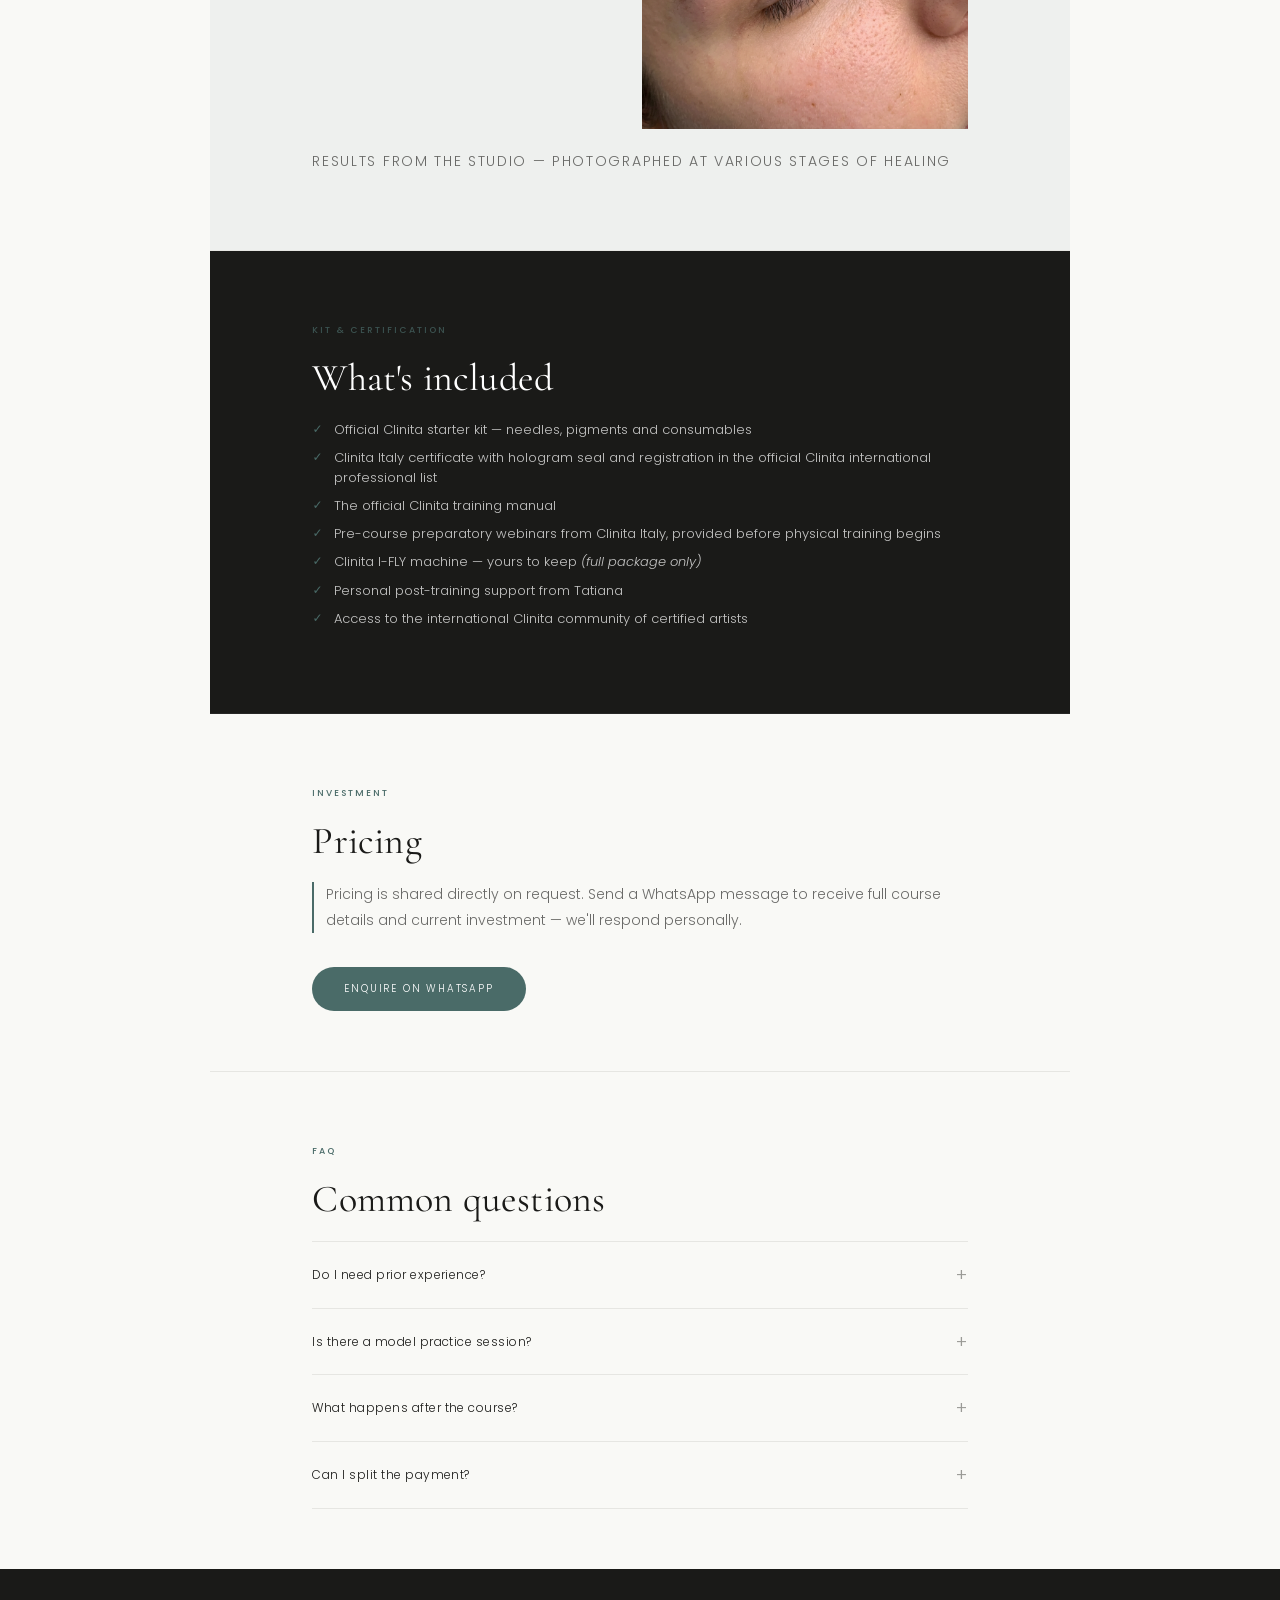
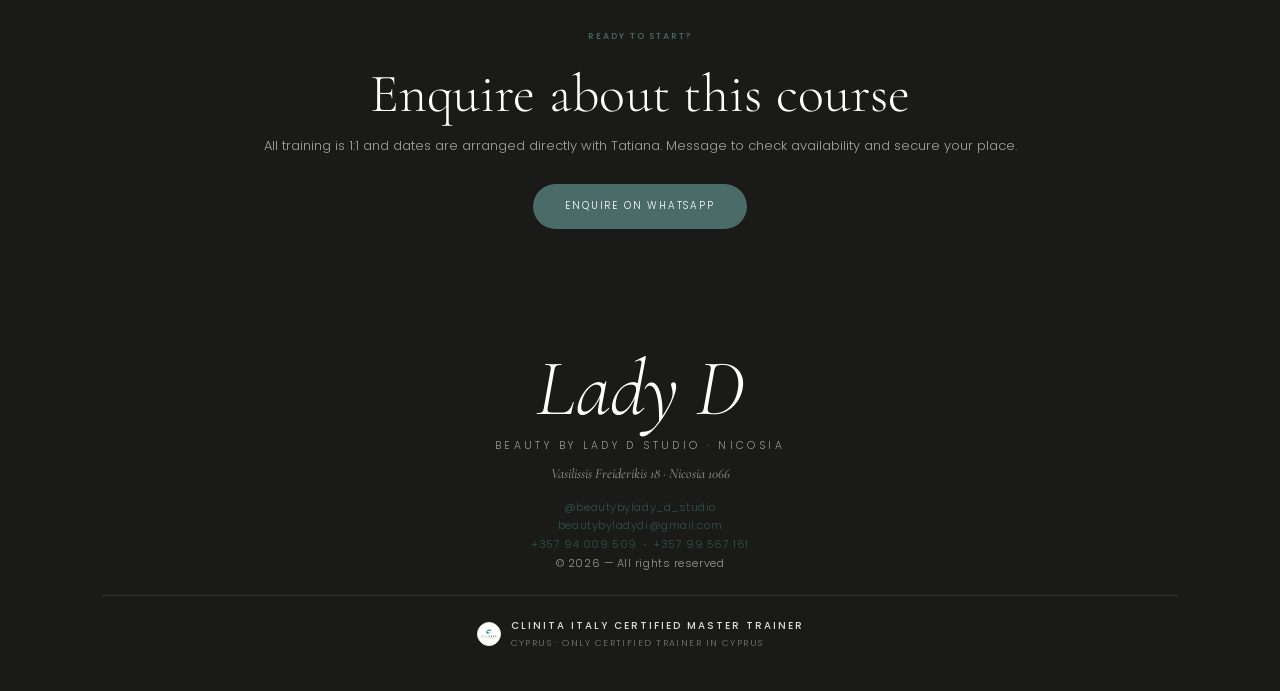
<file: courses/powder-brows-hairstrokes.html>
<!doctype html>
<html lang="en">
<head>
<meta charset="utf-8" />
<meta name="viewport" content="width=device-width, initial-scale=1, viewport-fit=cover" />
<title>Powder Brows &amp; Hairstrokes Training | Beauty by Lady D Studio, Nicosia Cyprus</title>
<meta name="description" content="1:1 private Clinita Italy certified training in powder brows and hairstroke PMU. 4-day course with live model in Nicosia, Cyprus. Beginners welcome." />
<link rel="canonical" href="https://www.beautybyladydstudio.com/courses/powder-brows-hairstrokes.html" />
<link rel="preconnect" href="https://fonts.googleapis.com">
<link rel="preconnect" href="https://fonts.gstatic.com" crossorigin>
<link href="https://fonts.googleapis.com/css2?family=Cormorant+Garamond:ital,wght@0,300;0,400;0,500;0,600;1,300;1,400&family=Poppins:wght@200;300;400;500&display=swap" rel="stylesheet">
<link rel="stylesheet" href="../css/styles.css">
</head>
<body>
<div class="wrap">

  <section class="cp-hero">

    <nav class="nav-pill" aria-label="Primary">
      <a class="brand" href="/">
        <span class="dot"><img src="../images/ladyd-logo.png" alt="Beauty by Lady D Studio" /></span>
        Beauty by Lady D
      </a>
      <div class="links">
        <a href="/#services">Treatments</a>
        <a href="/#courses">Academy</a>
        <a href="/clinita.html">Clinita</a>
        <a href="/#portfolio">Results</a>
        <a href="/#about">About</a>
        <a href="/#book">Book</a>
      </div>
      <div class="clinita-badge-wrap">
        <div class="clinita-badge">
          <img src="../images/clinita-logo-full.png" alt="Clinita Italy" />
        </div>
        <div class="clinita-tooltip">Clinita Italy Certified Trainer</div>
      </div>
    </nav>

    <a class="cp-back" href="/#courses">← Back to Academy</a>

    <div class="cp-hero-content fade-up">
      <div class="eyebrow">PMU Training · Clinita Italy Certified</div>
      <h1>Powder Brows<br><em>&amp; Hairstrokes</em></h1>
      <p class="cp-hero-sub">Master two of the most in-demand brow techniques — powder shading and fine hairstroke work. 1:1 private training with a Clinita Italy certified master trainer in Nicosia, Cyprus.</p>
      <div class="cp-hero-meta">
        <span class="cp-meta-pill highlight">4 Days</span>
        <span class="cp-meta-pill">1:1 Private</span>
        <span class="cp-meta-pill">Live Model</span>
        <span class="cp-meta-pill">Beginners Welcome</span>
        <span class="cp-meta-pill">Clinita Certificate</span>
      </div>
    </div>

  </section>

  <div class="cp-body">
    <div class="wrap-inner">

      <section class="cp-section fade-up">
        <div class="cp-section-label">Curriculum</div>
        <h2>What you will learn</h2>
        <ul class="cp-checklist">
          <li>Brow design and mapping — symmetry, proportion and face shape analysis</li>
          <li>Skin science and colour theory for powder brows</li>
          <li>Machine technique and needle selection for shading</li>
          <li>Hairstroke application — pressure, angle and stroke direction</li>
          <li>Combining powder and hairstrokes for a dimensional result</li>
          <li>Healing stages, aftercare and client management</li>
          <li>Live-skin practice on synthetic before model work</li>
          <li>Supervised live model practice</li>
          <li>Client consultation, consent and record keeping</li>
          <li>Clinita Italy protocol — full working method</li>
        </ul>
      </section>

      <section class="cp-section tinted fade-up">
        <div class="cp-section-label">Results</div>
        <h2>Client <em>results</em></h2>
        <img class="cp-photo-feature" src="../images/result-powder-brows.jpg" alt="Powder brows result" loading="lazy" />
        <div class="cp-photo-grid">
          <img src="../images/brow-result-1.png" alt="Powder brows result" loading="lazy" />
          <img src="../images/brow-result-2.jpeg" alt="Hairstroke brows result" loading="lazy" />
          <img src="../images/brow-result-3.jpeg" alt="Brow PMU result" loading="lazy" />
          <img src="../images/IMG_4027.png" alt="Brow training work" loading="lazy" />
        </div>
        <p class="cp-photo-cap">Results from the studio — photographed at various stages of healing</p>
      </section>

      <section class="cp-section dark fade-up">
        <div class="cp-section-label">Kit &amp; Certification</div>
        <h2>What's included</h2>
        <ul class="cp-checklist">
          <li>Official Clinita starter kit — needles, pigments and consumables</li>
          <li>Clinita Italy certificate with hologram seal and registration in the official Clinita international professional list</li>
          <li>The official Clinita training manual</li>
          <li>Pre-course preparatory webinars from Clinita Italy, provided before physical training begins</li>
          <li>Clinita I-FLY machine — yours to keep <em>(full package only)</em></li>
          <li>Personal post-training support from Tatiana</li>
          <li>Access to the international Clinita community of certified artists</li>
        </ul>
      </section>

      <section class="cp-section fade-up">
        <div class="cp-section-label">Investment</div>
        <h2>Pricing</h2>
        <p class="cp-payment-note">Pricing is shared directly on request. Send a WhatsApp message to receive full course details and current investment — we'll respond personally.</p>
        <a class="cp-cta-btn" href="https://wa.me/35794009509?text=Hi%2C%20I%27d%20like%20to%20enquire%20about%20the%20Powder%20Brows%20%26%20Hairstrokes%20course." target="_blank" rel="noopener" style="display:inline-block;margin-top:18px;">Enquire on WhatsApp</a>
      </section>

      <section class="cp-section fade-up">
        <div class="cp-section-label">FAQ</div>
        <h2>Common questions</h2>
        <div class="cp-faq">

          <details>
            <summary>Do I need prior experience?</summary>
            <p>No. This course is designed from the ground up for beginners. You'll cover everything from skin theory to live model work.</p>
          </details>

          <details>
            <summary>Is there a model practice session?</summary>
            <p>Yes — all courses include supervised live model practice. Tatiana will brief you on everything you need to arrange beforehand.</p>
          </details>

          <details>
            <summary>What happens after the course?</summary>
            <p>You receive your Clinita Italy certificate, ongoing WhatsApp mentorship, and an open invitation to bring case studies back to the studio.</p>
          </details>

          <details>
            <summary>Can I split the payment?</summary>
            <p>Yes. A deposit secures your place and the balance is due on the first day of training. Payment plans are available — ask when you enquire.</p>
          </details>

        </div>
      </section>

    </div>
  </div>

  <section class="cp-cta fade-up">
    <div class="cp-section-label">Ready to start?</div>
    <h2>Enquire about this course</h2>
    <p>All training is 1:1 and dates are arranged directly with Tatiana. Message to check availability and secure your place.</p>
    <a class="cp-cta-btn" href="https://wa.me/35794009509?text=Hi%2C%20I%27d%20like%20to%20enquire%20about%20the%20Powder%20Brows%20%26%20Hairstrokes%20course." target="_blank" rel="noopener">Enquire on WhatsApp</a>
  </section>

  <footer>
    <div class="f-wordmark">Lady&nbsp;D</div>
    <div class="f-loc">Beauty by Lady D Studio · Nicosia</div>
    <div class="f-address">Vasilissis Freiderikis 18 · Nicosia 1066</div>
    <div class="f-meta">
      <a href="https://instagram.com/beautybylady_d_studio" target="_blank" rel="noopener">@beautybylady_d_studio</a><br/>
      <a href="mailto:beautybyladydi@gmail.com">beautybyladydi@gmail.com</a><br/>
      <a href="tel:+35794009509">+357 94 009 509</a> &nbsp;·&nbsp; <a href="tel:+35799567161">+357 99 567 161</a><br/>
      © 2026 — All rights reserved
    </div>
    <div class="f-partner" style="flex-direction:column;gap:8px;">
      <div style="display:flex;align-items:center;gap:10px;">
        <div class="b"><img src="../images/clinita-logo-full.png" alt="Official Clinita Italy certified partner" /></div>
        <div style="text-align:left;">
          <div style="font-size:10px;letter-spacing:.2em;text-transform:uppercase;color:rgba(255,255,255,.85);font-weight:500;">Clinita Italy Certified Master Trainer</div>
          <div style="font-size:9px;letter-spacing:.16em;text-transform:uppercase;color:rgba(255,255,255,.4);margin-top:2px;">Cyprus · Only Certified Trainer in Cyprus</div>
        </div>
      </div>
    </div>
  </footer>

</div>
<script src="../js/main.js"></script>
</body>
</html>
</file>
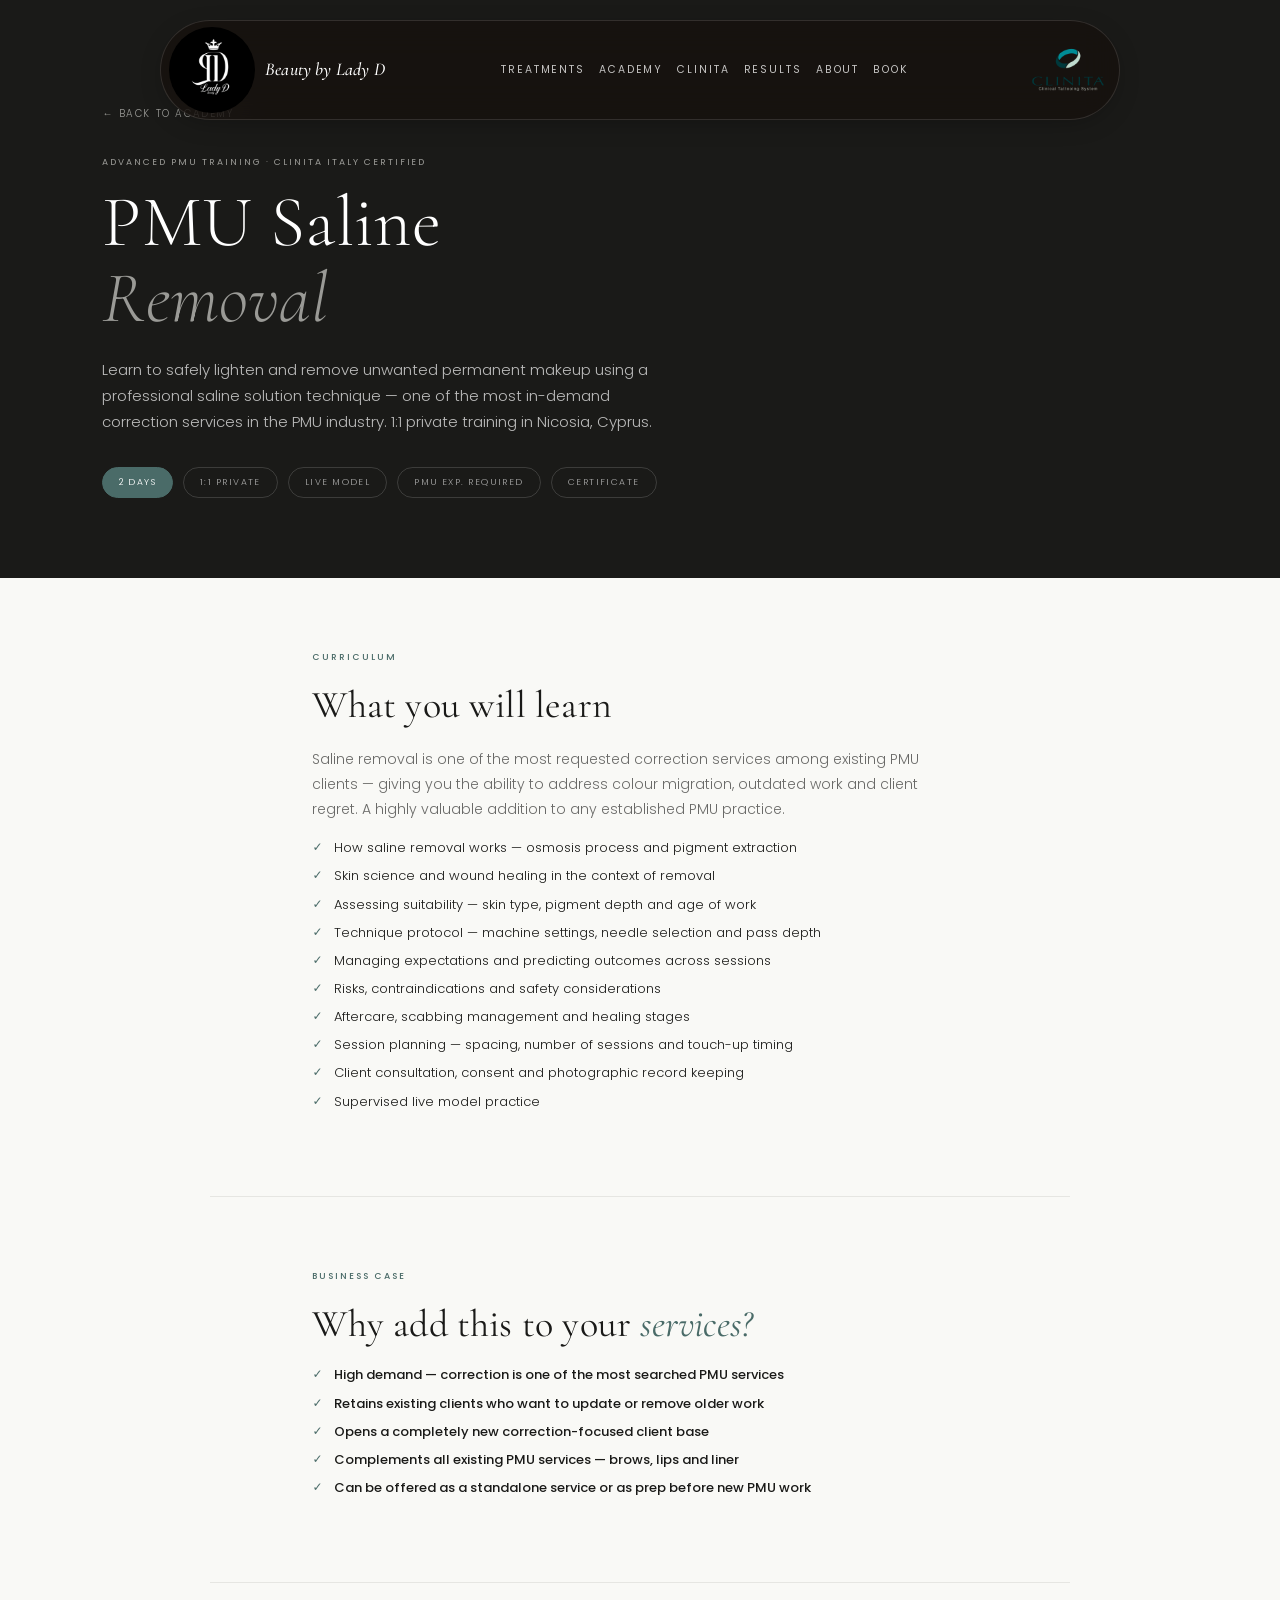
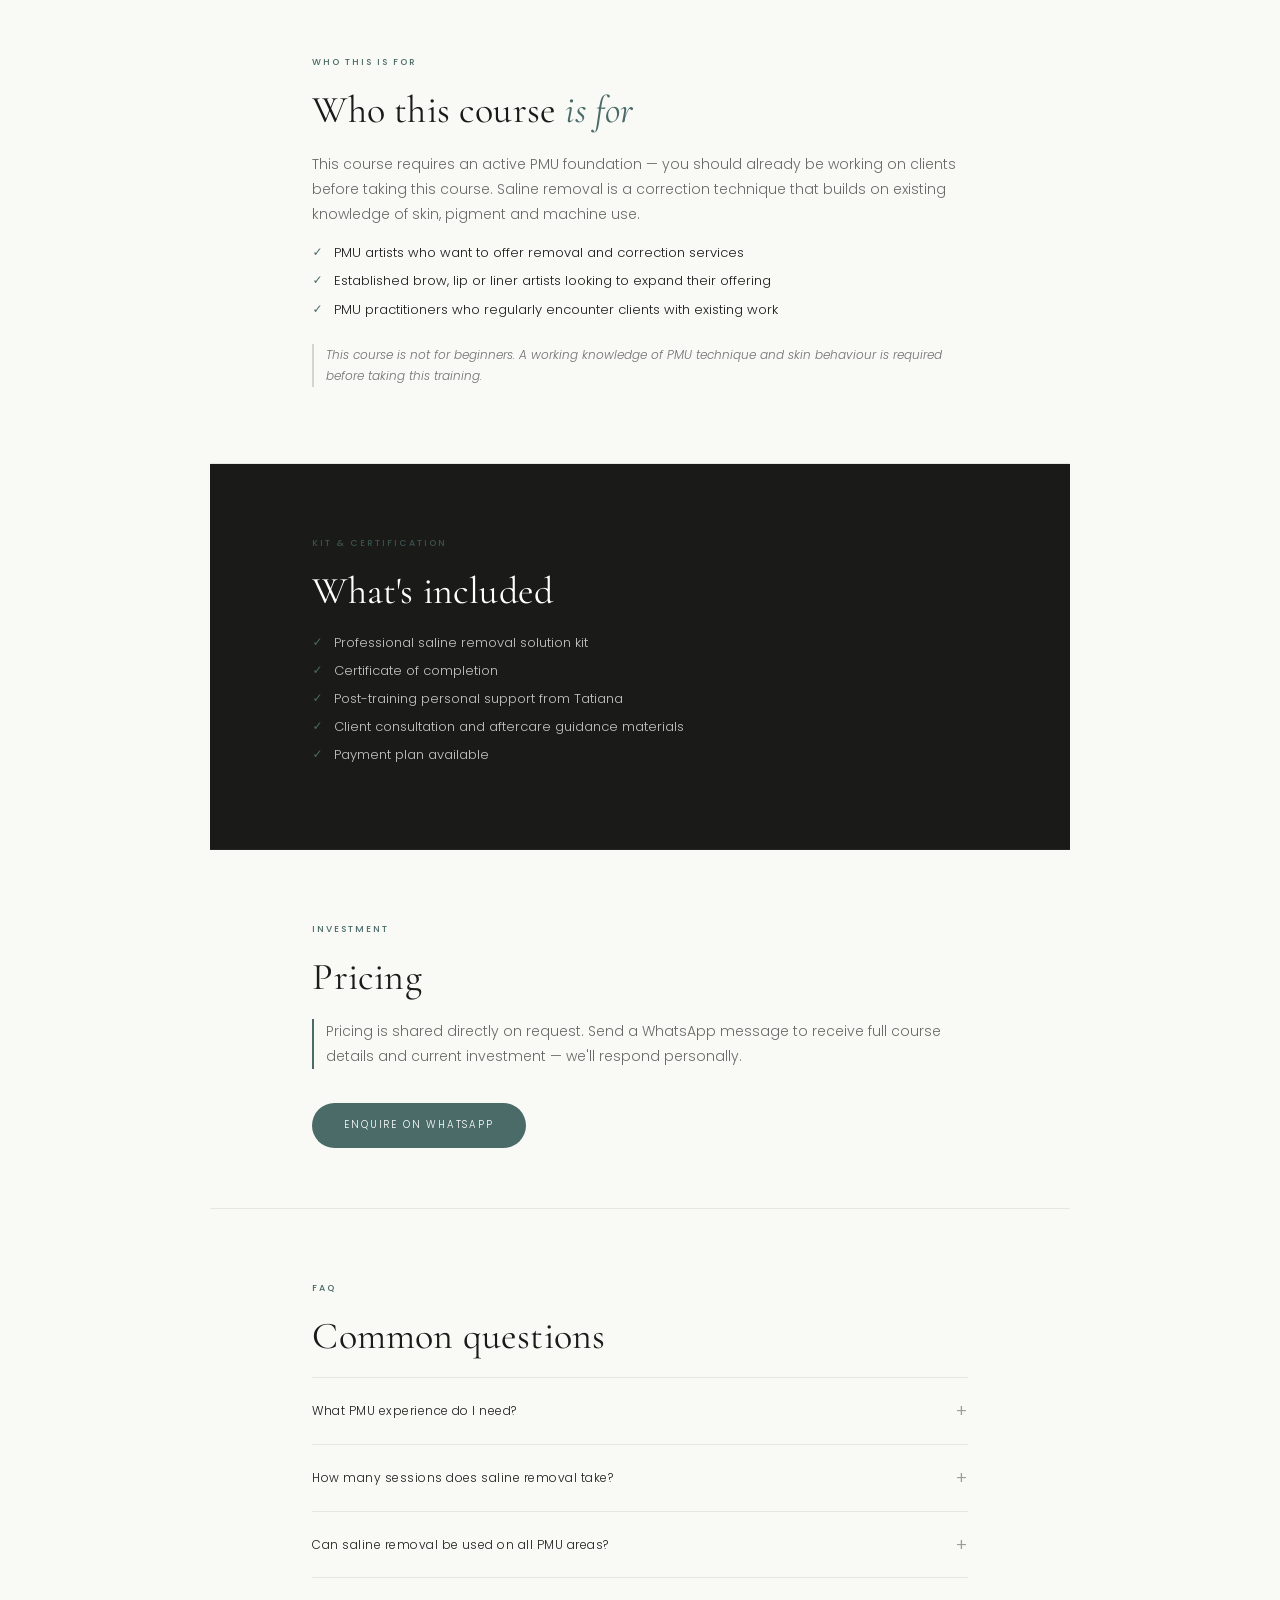
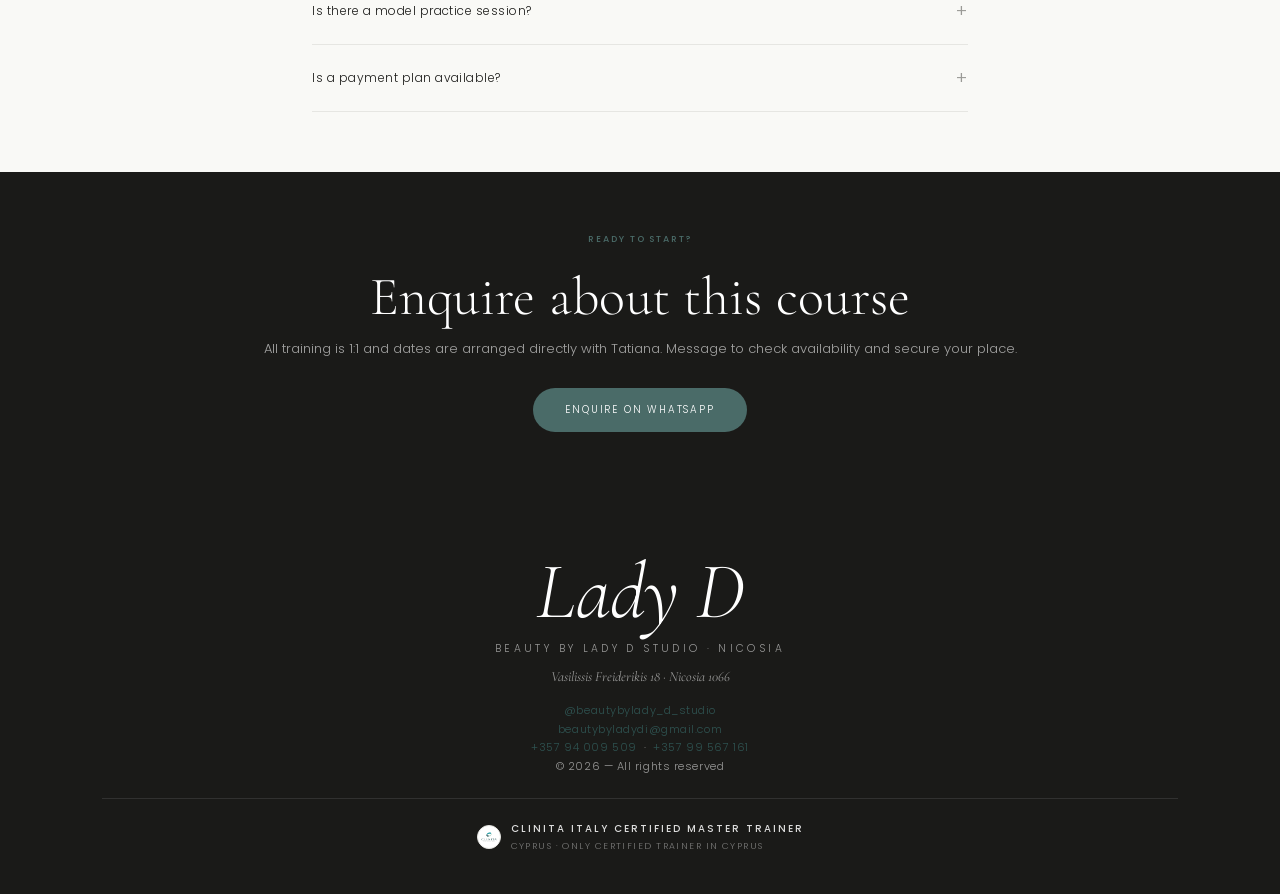
<file: courses/saline-removal.html>
<!doctype html>
<html lang="en">
<head>
<meta charset="utf-8" />
<meta name="viewport" content="width=device-width, initial-scale=1, viewport-fit=cover" />
<title>PMU Saline Removal Training | Beauty by Lady D Studio, Nicosia Cyprus</title>
<meta name="description" content="1:1 private PMU saline removal training in Nicosia, Cyprus. 2-day course — learn to safely lighten and remove unwanted permanent makeup. PMU experience required." />
<link rel="canonical" href="https://www.beautybyladydstudio.com/courses/saline-removal.html" />
<link rel="preconnect" href="https://fonts.googleapis.com">
<link rel="preconnect" href="https://fonts.gstatic.com" crossorigin>
<link href="https://fonts.googleapis.com/css2?family=Cormorant+Garamond:ital,wght@0,300;0,400;0,500;0,600;1,300;1,400&family=Poppins:wght@200;300;400;500&display=swap" rel="stylesheet">
<link rel="stylesheet" href="../css/styles.css">
</head>
<body>
<div class="wrap">

  <section class="cp-hero">

    <nav class="nav-pill" aria-label="Primary">
      <a class="brand" href="/">
        <span class="dot"><img src="../images/ladyd-logo.png" alt="Beauty by Lady D Studio" /></span>
        Beauty by Lady D
      </a>
      <div class="links">
        <a href="/#services">Treatments</a>
        <a href="/#courses">Academy</a>
        <a href="/clinita.html">Clinita</a>
        <a href="/#portfolio">Results</a>
        <a href="/#about">About</a>
        <a href="/#book">Book</a>
      </div>
      <div class="clinita-badge-wrap">
        <div class="clinita-badge">
          <img src="../images/clinita-logo-full.png" alt="Clinita Italy" />
        </div>
        <div class="clinita-tooltip">Clinita Italy Certified Trainer</div>
      </div>
    </nav>

    <a class="cp-back" href="/#courses">← Back to Academy</a>

    <div class="cp-hero-content fade-up">
      <div class="eyebrow">Advanced PMU Training · Clinita Italy Certified</div>
      <h1>PMU Saline<br><em>Removal</em></h1>
      <p class="cp-hero-sub">Learn to safely lighten and remove unwanted permanent makeup using a professional saline solution technique — one of the most in-demand correction services in the PMU industry. 1:1 private training in Nicosia, Cyprus.</p>
      <div class="cp-hero-meta">
        <span class="cp-meta-pill highlight">2 Days</span>
        <span class="cp-meta-pill">1:1 Private</span>
        <span class="cp-meta-pill">Live Model</span>
        <span class="cp-meta-pill">PMU Exp. Required</span>
        <span class="cp-meta-pill">Certificate</span>
      </div>
    </div>

  </section>

  <div class="cp-body">
    <div class="wrap-inner">

      <section class="cp-section fade-up">
        <div class="cp-section-label">Curriculum</div>
        <h2>What you will learn</h2>
        <p>Saline removal is one of the most requested correction services among existing PMU clients — giving you the ability to address colour migration, outdated work and client regret. A highly valuable addition to any established PMU practice.</p>
        <ul class="cp-checklist">
          <li>How saline removal works — osmosis process and pigment extraction</li>
          <li>Skin science and wound healing in the context of removal</li>
          <li>Assessing suitability — skin type, pigment depth and age of work</li>
          <li>Technique protocol — machine settings, needle selection and pass depth</li>
          <li>Managing expectations and predicting outcomes across sessions</li>
          <li>Risks, contraindications and safety considerations</li>
          <li>Aftercare, scabbing management and healing stages</li>
          <li>Session planning — spacing, number of sessions and touch-up timing</li>
          <li>Client consultation, consent and photographic record keeping</li>
          <li>Supervised live model practice</li>
        </ul>
      </section>

      <section class="cp-section fade-up">
        <div class="cp-section-label">Business case</div>
        <h2>Why add this to your <em>services?</em></h2>
        <ul class="cp-checklist bold-checks">
          <li>High demand — correction is one of the most searched PMU services</li>
          <li>Retains existing clients who want to update or remove older work</li>
          <li>Opens a completely new correction-focused client base</li>
          <li>Complements all existing PMU services — brows, lips and liner</li>
          <li>Can be offered as a standalone service or as prep before new PMU work</li>
        </ul>
      </section>

      <section class="cp-section fade-up">
        <div class="cp-section-label">Who this is for</div>
        <h2>Who this course <em>is for</em></h2>
        <p>This course requires an active PMU foundation — you should already be working on clients before taking this course. Saline removal is a correction technique that builds on existing knowledge of skin, pigment and machine use.</p>
        <ul class="cp-checklist" style="margin-top:4px;">
          <li>PMU artists who want to offer removal and correction services</li>
          <li>Established brow, lip or liner artists looking to expand their offering</li>
          <li>PMU practitioners who regularly encounter clients with existing work</li>
        </ul>
        <p style="font-size:12px;color:var(--taupe-deep);border-left:2px solid var(--line);padding-left:12px;margin-top:16px;font-style:italic;">This course is not for beginners. A working knowledge of PMU technique and skin behaviour is required before taking this training.</p>
      </section>

      <section class="cp-section dark fade-up">
        <div class="cp-section-label">Kit &amp; Certification</div>
        <h2>What's included</h2>
        <ul class="cp-checklist">
          <li>Professional saline removal solution kit</li>
          <li>Certificate of completion</li>
          <li>Post-training personal support from Tatiana</li>
          <li>Client consultation and aftercare guidance materials</li>
          <li>Payment plan available</li>
        </ul>
      </section>

      <section class="cp-section fade-up">
        <div class="cp-section-label">Investment</div>
        <h2>Pricing</h2>
        <p class="cp-payment-note">Pricing is shared directly on request. Send a WhatsApp message to receive full course details and current investment — we'll respond personally.</p>
        <a class="cp-cta-btn" href="https://wa.me/35794009509?text=Hi%2C%20I%27d%20like%20to%20enquire%20about%20the%20PMU%20Saline%20Removal%20course." target="_blank" rel="noopener" style="display:inline-block;margin-top:18px;">Enquire on WhatsApp</a>
      </section>

      <section class="cp-section fade-up">
        <div class="cp-section-label">FAQ</div>
        <h2>Common questions</h2>
        <div class="cp-faq">

          <details>
            <summary>What PMU experience do I need?</summary>
            <p>You should already be working on clients before taking this course. A solid understanding of machine use, skin and pigment is the foundation saline removal builds on.</p>
          </details>

          <details>
            <summary>How many sessions does saline removal take?</summary>
            <p>Results vary depending on pigment depth, colour and skin type. Multiple sessions spaced 6–8 weeks apart are typically required — this is covered in full during training.</p>
          </details>

          <details>
            <summary>Can saline removal be used on all PMU areas?</summary>
            <p>Yes — the technique applies to brows, lips and eyeliner. The course covers approach differences for each area.</p>
          </details>

          <details>
            <summary>Is there a model practice session?</summary>
            <p>Yes — all courses include supervised live model practice. Tatiana will brief you on everything you need to arrange beforehand.</p>
          </details>

          <details>
            <summary>Is a payment plan available?</summary>
            <p>Yes. A deposit secures your place and the balance is due on the first day of training.</p>
          </details>

        </div>
      </section>

    </div>
  </div>

  <section class="cp-cta fade-up">
    <div class="cp-section-label">Ready to start?</div>
    <h2>Enquire about this course</h2>
    <p>All training is 1:1 and dates are arranged directly with Tatiana. Message to check availability and secure your place.</p>
    <a class="cp-cta-btn" href="https://wa.me/35794009509?text=Hi%2C%20I%27d%20like%20to%20enquire%20about%20the%20PMU%20Saline%20Removal%20course." target="_blank" rel="noopener">Enquire on WhatsApp</a>
  </section>

  <footer>
    <div class="f-wordmark">Lady&nbsp;D</div>
    <div class="f-loc">Beauty by Lady D Studio · Nicosia</div>
    <div class="f-address">Vasilissis Freiderikis 18 · Nicosia 1066</div>
    <div class="f-meta">
      <a href="https://instagram.com/beautybylady_d_studio" target="_blank" rel="noopener">@beautybylady_d_studio</a><br/>
      <a href="mailto:beautybyladydi@gmail.com">beautybyladydi@gmail.com</a><br/>
      <a href="tel:+35794009509">+357 94 009 509</a> &nbsp;·&nbsp; <a href="tel:+35799567161">+357 99 567 161</a><br/>
      © 2026 — All rights reserved
    </div>
    <div class="f-partner" style="flex-direction:column;gap:8px;">
      <div style="display:flex;align-items:center;gap:10px;">
        <div class="b"><img src="../images/clinita-logo-full.png" alt="Official Clinita Italy certified partner" /></div>
        <div style="text-align:left;">
          <div style="font-size:10px;letter-spacing:.2em;text-transform:uppercase;color:rgba(255,255,255,.85);font-weight:500;">Clinita Italy Certified Master Trainer</div>
          <div style="font-size:9px;letter-spacing:.16em;text-transform:uppercase;color:rgba(255,255,255,.4);margin-top:2px;">Cyprus · Only Certified Trainer in Cyprus</div>
        </div>
      </div>
    </div>
  </footer>

</div>
<script src="../js/main.js"></script>
</body>
</html>
</file>
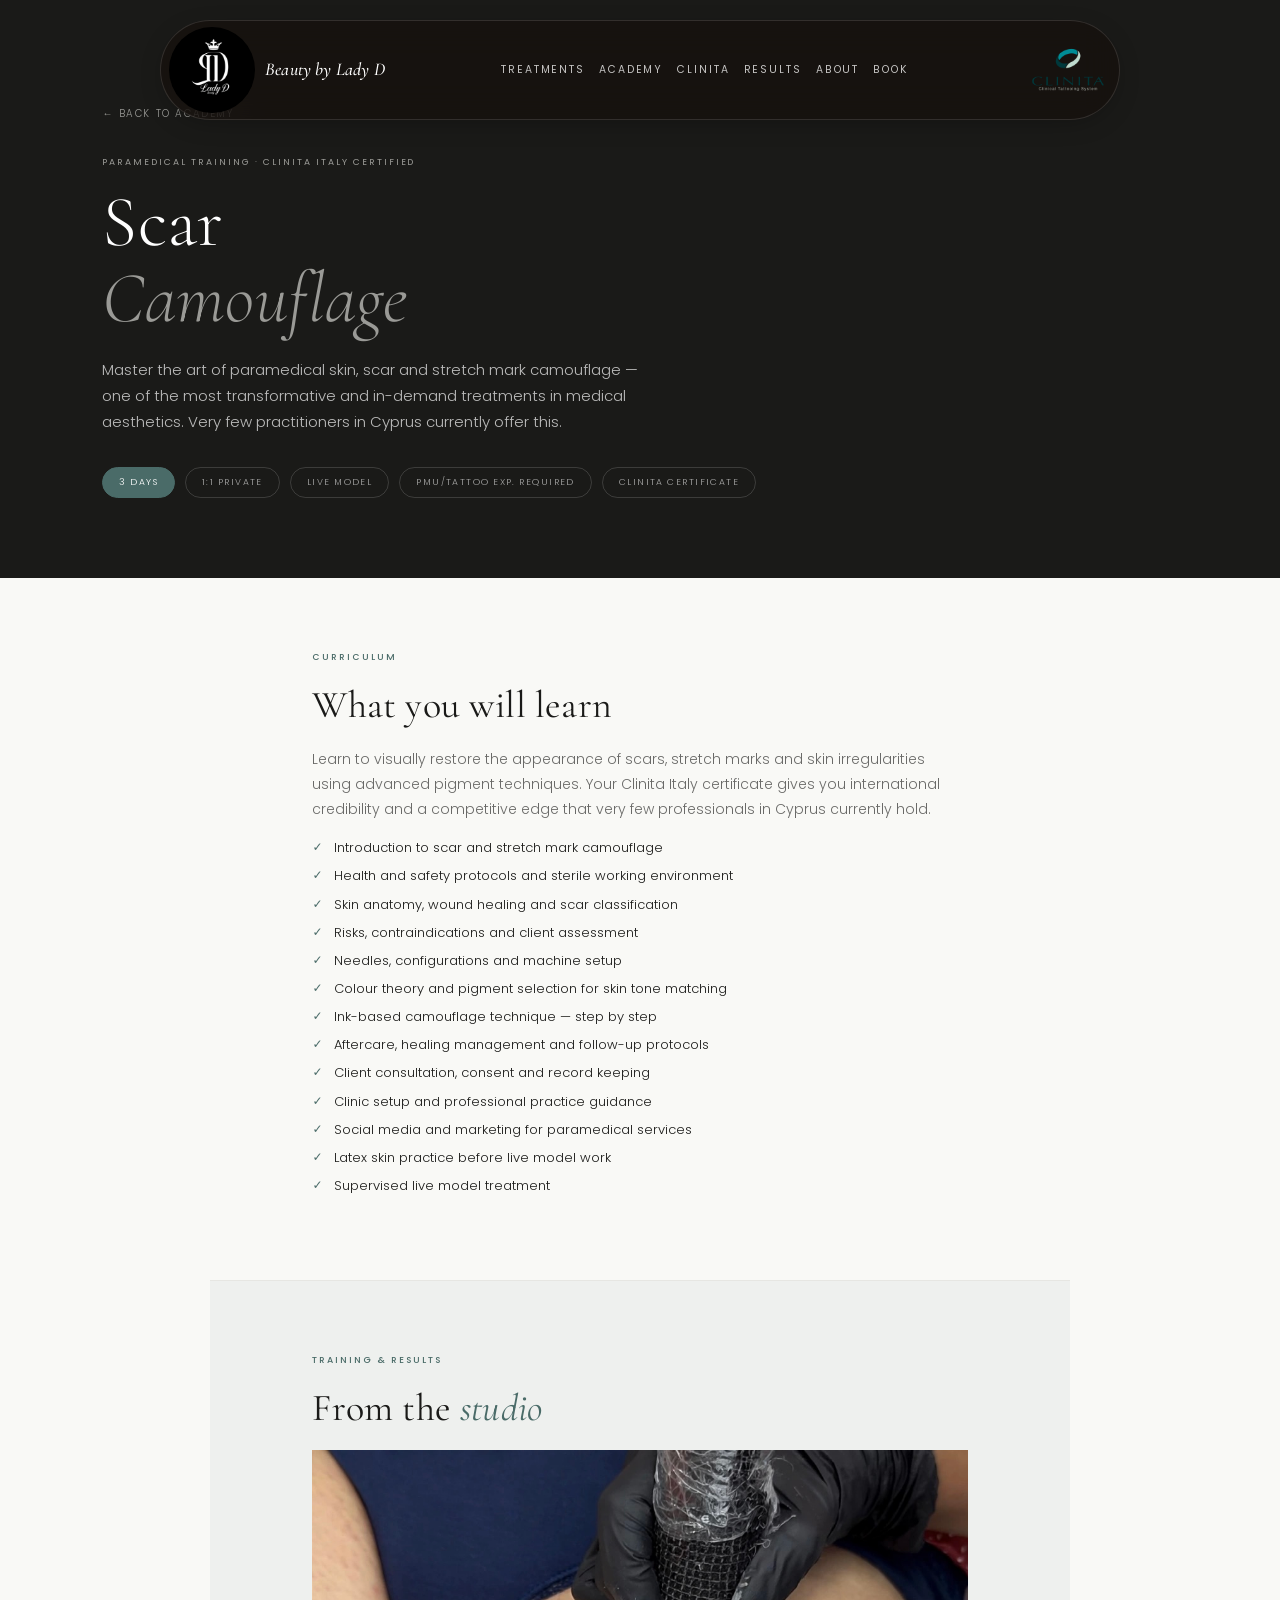
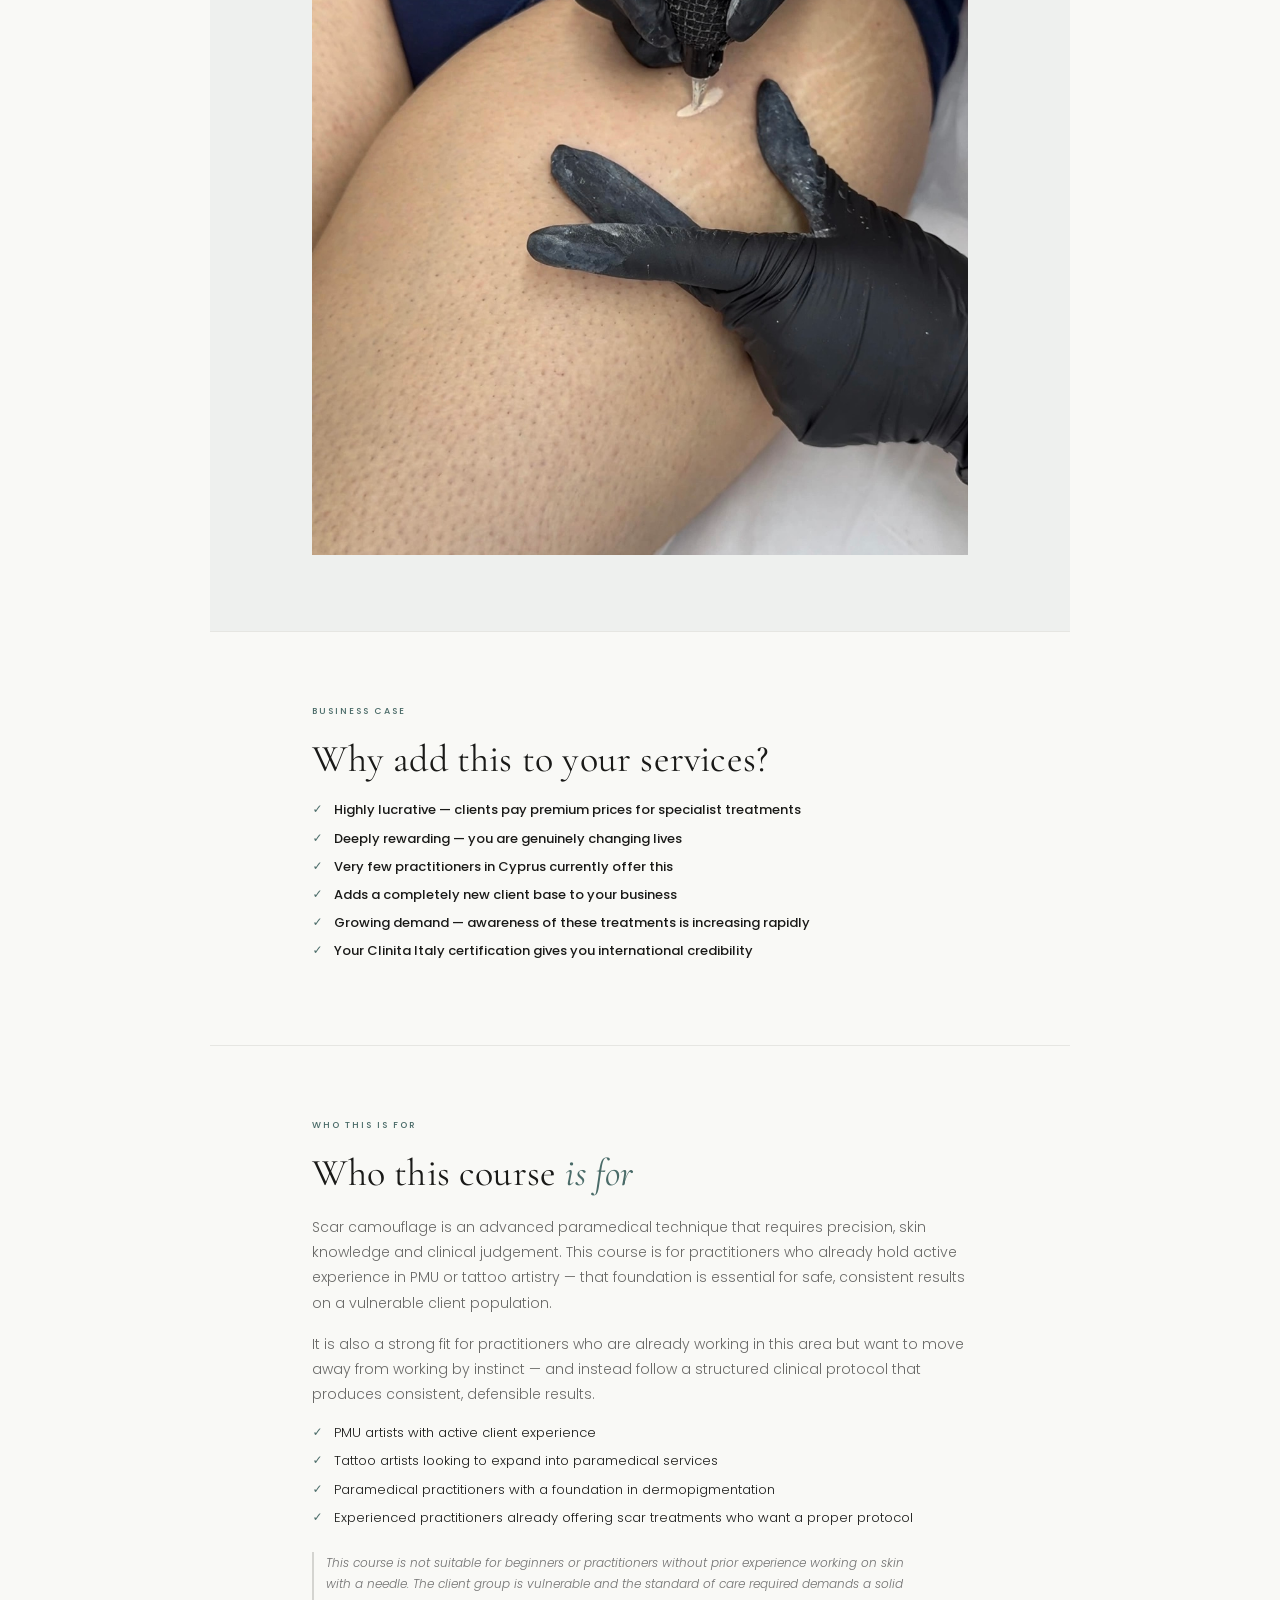
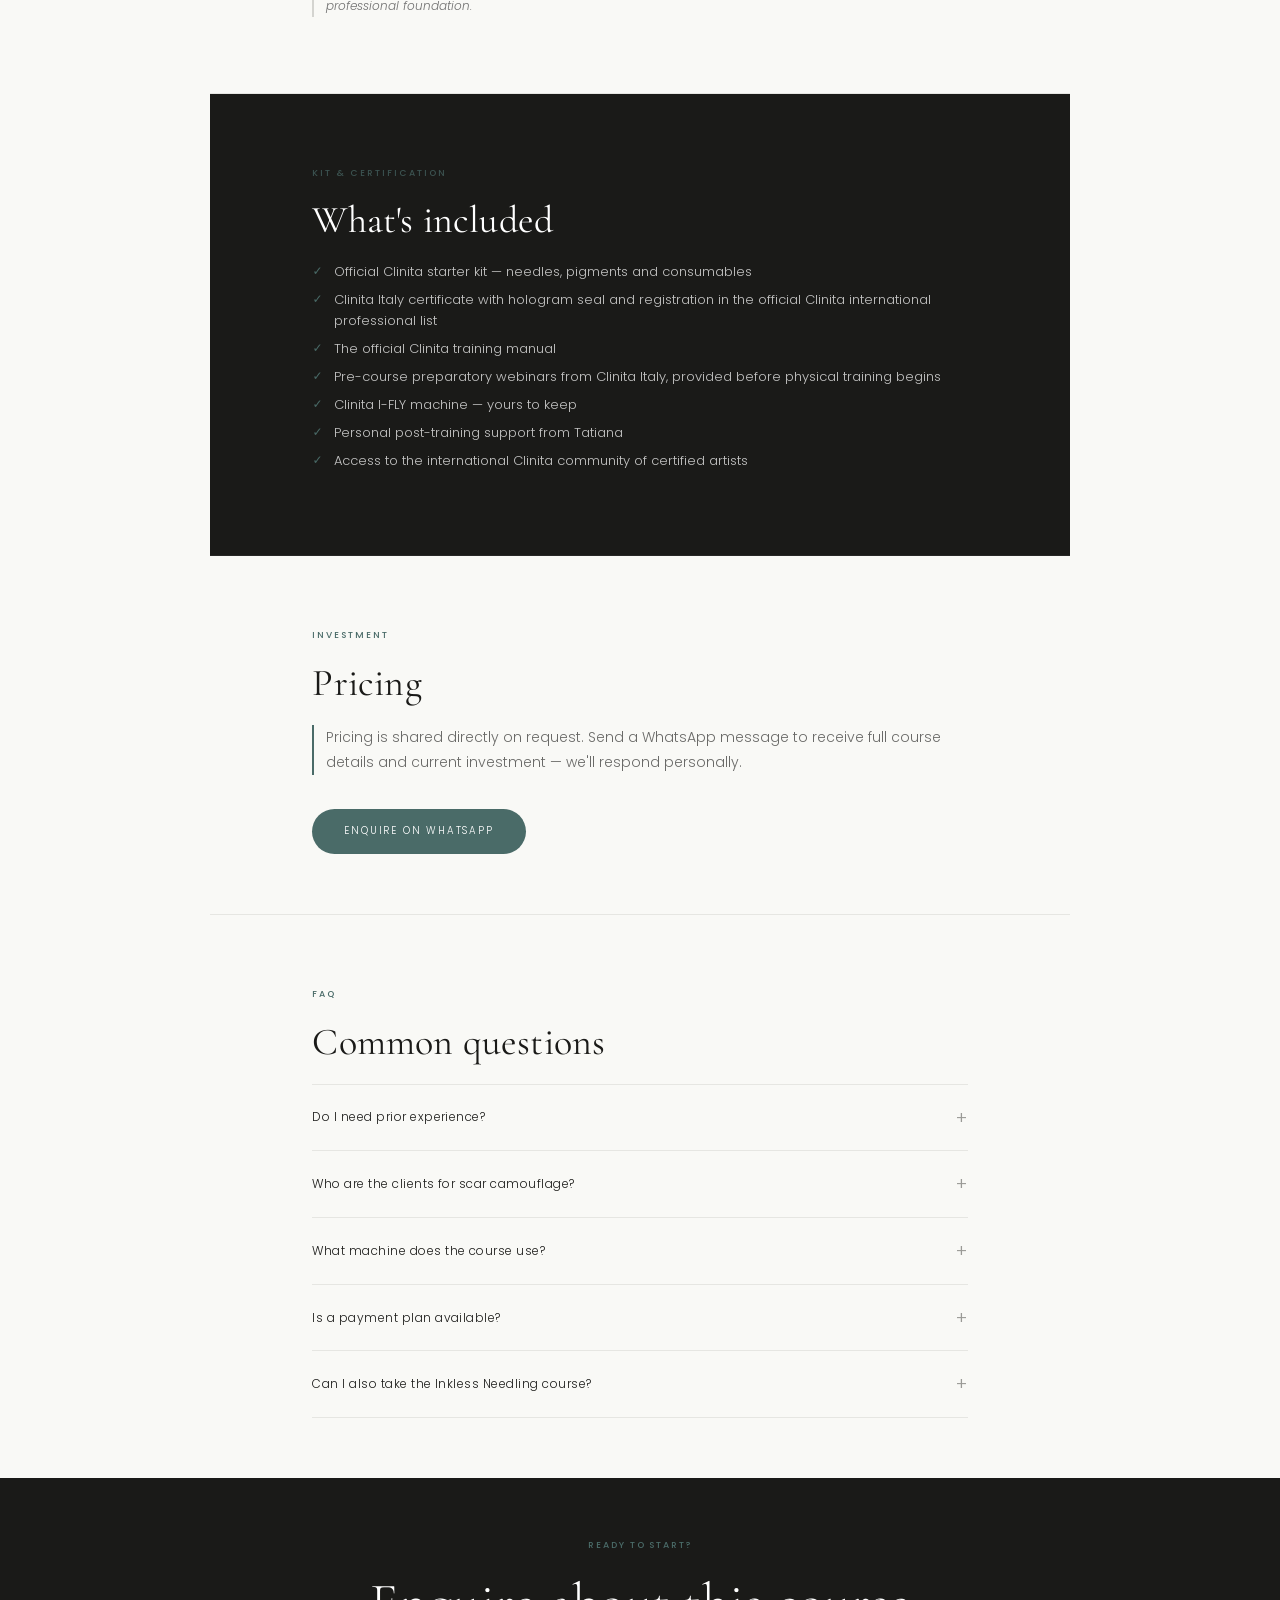
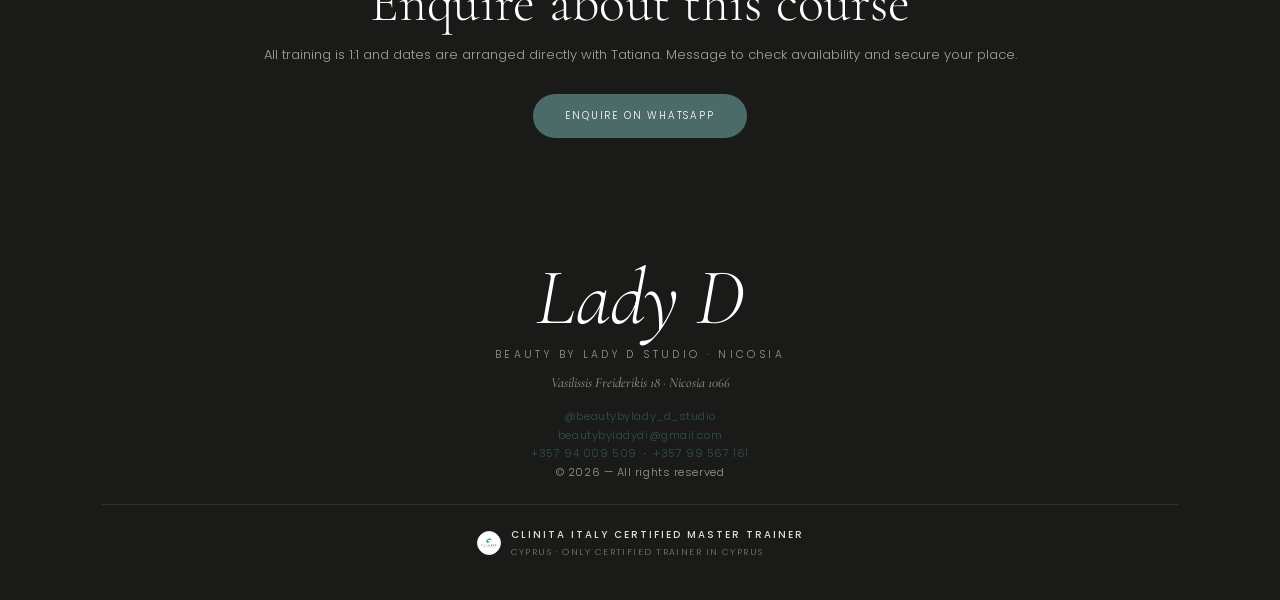
<file: courses/scar-camouflage.html>
<!doctype html>
<html lang="en">
<head>
<meta charset="utf-8" />
<meta name="viewport" content="width=device-width, initial-scale=1, viewport-fit=cover" />
<title>Scar Camouflage Training | Clinita Italy Certified · Beauty by Lady D, Nicosia</title>
<meta name="description" content="Clinita Italy certified scar camouflage and stretch mark training in Nicosia, Cyprus. 3-day 1:1 private course. PMU or tattoo experience required. One of the most lucrative paramedical treatments." />
<link rel="canonical" href="https://www.beautybyladydstudio.com/courses/scar-camouflage.html" />
<link rel="preconnect" href="https://fonts.googleapis.com">
<link rel="preconnect" href="https://fonts.gstatic.com" crossorigin>
<link href="https://fonts.googleapis.com/css2?family=Cormorant+Garamond:ital,wght@0,300;0,400;0,500;0,600;1,300;1,400&family=Poppins:wght@200;300;400;500&display=swap" rel="stylesheet">
<link rel="stylesheet" href="../css/styles.css">
</head>
<body>
<div class="wrap">

  <section class="cp-hero">

    <nav class="nav-pill" aria-label="Primary">
      <a class="brand" href="/">
        <span class="dot"><img src="../images/ladyd-logo.png" alt="Beauty by Lady D Studio" /></span>
        Beauty by Lady D
      </a>
      <div class="links">
        <a href="/#services">Treatments</a>
        <a href="/#courses">Academy</a>
        <a href="/clinita.html">Clinita</a>
        <a href="/#portfolio">Results</a>
        <a href="/#about">About</a>
        <a href="/#book">Book</a>
      </div>
      <div class="clinita-badge-wrap">
        <div class="clinita-badge">
          <img src="../images/clinita-logo-full.png" alt="Clinita Italy" />
        </div>
        <div class="clinita-tooltip">Clinita Italy Certified Trainer</div>
      </div>
    </nav>

    <a class="cp-back" href="/#courses">← Back to Academy</a>

    <div class="cp-hero-content fade-up">
      <div class="eyebrow">Paramedical Training · Clinita Italy Certified</div>
      <h1>Scar<br><em>Camouflage</em></h1>
      <p class="cp-hero-sub">Master the art of paramedical skin, scar and stretch mark camouflage — one of the most transformative and in-demand treatments in medical aesthetics. Very few practitioners in Cyprus currently offer this.</p>
      <div class="cp-hero-meta">
        <span class="cp-meta-pill highlight">3 Days</span>
        <span class="cp-meta-pill">1:1 Private</span>
        <span class="cp-meta-pill">Live Model</span>
        <span class="cp-meta-pill">PMU/Tattoo Exp. Required</span>
        <span class="cp-meta-pill">Clinita Certificate</span>
      </div>
    </div>

  </section>

  <div class="cp-body">
    <div class="wrap-inner">

      <section class="cp-section fade-up">
        <div class="cp-section-label">Curriculum</div>
        <h2>What you will learn</h2>
        <p>Learn to visually restore the appearance of scars, stretch marks and skin irregularities using advanced pigment techniques. Your Clinita Italy certificate gives you international credibility and a competitive edge that very few professionals in Cyprus currently hold.</p>
        <ul class="cp-checklist">
          <li>Introduction to scar and stretch mark camouflage</li>
          <li>Health and safety protocols and sterile working environment</li>
          <li>Skin anatomy, wound healing and scar classification</li>
          <li>Risks, contraindications and client assessment</li>
          <li>Needles, configurations and machine setup</li>
          <li>Colour theory and pigment selection for skin tone matching</li>
          <li>Ink-based camouflage technique — step by step</li>
          <li>Aftercare, healing management and follow-up protocols</li>
          <li>Client consultation, consent and record keeping</li>
          <li>Clinic setup and professional practice guidance</li>
          <li>Social media and marketing for paramedical services</li>
          <li>Latex skin practice before live model work</li>
          <li>Supervised live model treatment</li>
        </ul>
      </section>

      <section class="cp-section tinted fade-up">
        <div class="cp-section-label">Training &amp; results</div>
        <h2>From the <em>studio</em></h2>
        <img class="cp-photo-feature" src="../images/treatment-scar-camouflage-session.jpg" alt="Training session" loading="lazy" />
      </section>

      <section class="cp-section fade-up">
        <div class="cp-section-label">Business case</div>
        <h2>Why add this to your services?</h2>
        <ul class="cp-checklist bold-checks">
          <li>Highly lucrative — clients pay premium prices for specialist treatments</li>
          <li>Deeply rewarding — you are genuinely changing lives</li>
          <li>Very few practitioners in Cyprus currently offer this</li>
          <li>Adds a completely new client base to your business</li>
          <li>Growing demand — awareness of these treatments is increasing rapidly</li>
          <li>Your Clinita Italy certification gives you international credibility</li>
        </ul>
      </section>

      <section class="cp-section fade-up">
        <div class="cp-section-label">Who this is for</div>
        <h2>Who this course <em>is for</em></h2>
        <p>Scar camouflage is an advanced paramedical technique that requires precision, skin knowledge and clinical judgement. This course is for practitioners who already hold active experience in PMU or tattoo artistry — that foundation is essential for safe, consistent results on a vulnerable client population.</p>
        <p>It is also a strong fit for practitioners who are already working in this area but want to move away from working by instinct — and instead follow a structured clinical protocol that produces consistent, defensible results.</p>
        <ul class="cp-checklist" style="margin-top:4px;">
          <li>PMU artists with active client experience</li>
          <li>Tattoo artists looking to expand into paramedical services</li>
          <li>Paramedical practitioners with a foundation in dermopigmentation</li>
          <li>Experienced practitioners already offering scar treatments who want a proper protocol</li>
        </ul>
        <p style="font-size:12px;color:var(--taupe-deep);border-left:2px solid var(--line);padding-left:12px;margin-top:16px;font-style:italic;">This course is not suitable for beginners or practitioners without prior experience working on skin with a needle. The client group is vulnerable and the standard of care required demands a solid professional foundation.</p>
      </section>

      <section class="cp-section dark fade-up">
        <div class="cp-section-label">Kit &amp; Certification</div>
        <h2>What's included</h2>
        <ul class="cp-checklist">
          <li>Official Clinita starter kit — needles, pigments and consumables</li>
          <li>Clinita Italy certificate with hologram seal and registration in the official Clinita international professional list</li>
          <li>The official Clinita training manual</li>
          <li>Pre-course preparatory webinars from Clinita Italy, provided before physical training begins</li>
          <li>Clinita I-FLY machine — yours to keep</li>
          <li>Personal post-training support from Tatiana</li>
          <li>Access to the international Clinita community of certified artists</li>
        </ul>
      </section>

      <section class="cp-section fade-up">
        <div class="cp-section-label">Investment</div>
        <h2>Pricing</h2>
        <p class="cp-payment-note">Pricing is shared directly on request. Send a WhatsApp message to receive full course details and current investment — we'll respond personally.</p>
        <a class="cp-cta-btn" href="https://wa.me/35794009509?text=Hi%2C%20I%27d%20like%20to%20enquire%20about%20the%20Scar%20Camouflage%20course." target="_blank" rel="noopener" style="display:inline-block;margin-top:18px;">Enquire on WhatsApp</a>
      </section>

      <section class="cp-section fade-up">
        <div class="cp-section-label">FAQ</div>
        <h2>Common questions</h2>
        <div class="cp-faq">

          <details>
            <summary>Do I need prior experience?</summary>
            <p>Yes. Active experience in PMU or tattoo artistry is required before taking this course. A working foundation in machine use and skin behaviour is essential for safe, consistent results on this client group.</p>
          </details>

          <details>
            <summary>Who are the clients for scar camouflage?</summary>
            <p>People with surgical scars, traumatic scarring, stretch marks and skin tone irregularities. It is a deeply meaningful treatment with growing awareness and demand.</p>
          </details>

          <details>
            <summary>What machine does the course use?</summary>
            <p>The Clinita I-FLY machine — the same machine used in the studio daily. It is included in the course price and is yours to keep after training.</p>
          </details>

          <details>
            <summary>Is a payment plan available?</summary>
            <p>Yes. A deposit secures your place and the balance is due on the first day of training.</p>
          </details>

          <details>
            <summary>Can I also take the Inkless Needling course?</summary>
            <p>Yes — many students complete both paramedical courses. The Clinita I-FLY machine is shared across both, so you only need it once.</p>
          </details>

        </div>
      </section>

    </div>
  </div>

  <section class="cp-cta fade-up">
    <div class="cp-section-label">Ready to start?</div>
    <h2>Enquire about this course</h2>
    <p>All training is 1:1 and dates are arranged directly with Tatiana. Message to check availability and secure your place.</p>
    <a class="cp-cta-btn" href="https://wa.me/35794009509?text=Hi%2C%20I%27d%20like%20to%20enquire%20about%20the%20Scar%20Camouflage%20course." target="_blank" rel="noopener">Enquire on WhatsApp</a>
  </section>

  <footer>
    <div class="f-wordmark">Lady&nbsp;D</div>
    <div class="f-loc">Beauty by Lady D Studio · Nicosia</div>
    <div class="f-address">Vasilissis Freiderikis 18 · Nicosia 1066</div>
    <div class="f-meta">
      <a href="https://instagram.com/beautybylady_d_studio" target="_blank" rel="noopener">@beautybylady_d_studio</a><br/>
      <a href="mailto:beautybyladydi@gmail.com">beautybyladydi@gmail.com</a><br/>
      <a href="tel:+35794009509">+357 94 009 509</a> &nbsp;·&nbsp; <a href="tel:+35799567161">+357 99 567 161</a><br/>
      © 2026 — All rights reserved
    </div>
    <div class="f-partner" style="flex-direction:column;gap:8px;">
      <div style="display:flex;align-items:center;gap:10px;">
        <div class="b"><img src="../images/clinita-logo-full.png" alt="Official Clinita Italy certified partner" /></div>
        <div style="text-align:left;">
          <div style="font-size:10px;letter-spacing:.2em;text-transform:uppercase;color:rgba(255,255,255,.85);font-weight:500;">Clinita Italy Certified Master Trainer</div>
          <div style="font-size:9px;letter-spacing:.16em;text-transform:uppercase;color:rgba(255,255,255,.4);margin-top:2px;">Cyprus · Only Certified Trainer in Cyprus</div>
        </div>
      </div>
    </div>
  </footer>

</div>
<script src="../js/main.js"></script>
</body>
</html>
</file>
<file: css/styles.css>
:root {
    --cream:       #F4F4F1;
    --cream-deep:  #EBEBЕ7;
    --cream-soft:  #F9F9F6;
    --paper:       #FFFFFF;
    --taupe:       #9A9A96;
    --taupe-deep:  #707070;
    --rose:        #4A6B68;
    --rose-deep:   #2E5250;
    --rose-soft:   rgba(74,107,104,.14);
    --rose-tint:   rgba(74,107,104,.08);
    --blue:        #4A6B68;
    --blue-deep:   #2A4A48;
    --blue-soft:   rgba(74,107,104,.18);
    --blue-tint:   rgba(74,107,104,.07);
    --brown:       #3A3A38;
    --brown-deep:  #1A1A18;
    --brown-soft:  #6A6A68;
    --line:        #D4D4D0;
    --line-soft:   #E6E6E2;
  }

  *, *::before, *::after { box-sizing: border-box; margin: 0; padding: 0; }
  html { scroll-behavior: smooth; }
  body {
    background: #F4F4F1;
    color: #3A3A38;
    font-family: 'Poppins', system-ui, sans-serif;
    font-weight: 300;
    font-size: 15px;
    line-height: 1.65;
    -webkit-font-smoothing: antialiased;
    overflow-x: hidden;
  }
  img { max-width: 100%; display: block; }
  a { color: inherit; text-decoration: none; }
  button { font-family: inherit; }

  .eyebrow {
    font-family: 'Poppins', sans-serif;
    font-weight: 400;
    font-size: 10.5px;
    letter-spacing: .32em;
    text-transform: uppercase;
    color: var(--taupe-deep);
  }

  /* layout shell */
  .wrap { width: 100%; margin: 0 auto; background: #F4F4F1; position: relative; }
  section { padding: 56px max(22px, 6vw); }
  h1, h2, h3, h4 {
    font-family: 'Cormorant Garamond', serif;
    font-weight: 300;
    color: #1A1A18;
    letter-spacing: .005em;
  }
  h2 { font-size: 34px; line-height: 1.05; text-wrap: balance; }
  h3 { font-size: 24px; line-height: 1.15; }
  p { text-wrap: pretty; }
  em { font-style: italic; }

  /* floating pill nav */
  .nav-pill {
    position: absolute;
    top: 14px; left: max(14px, 3vw); right: max(14px, 3vw);
    z-index: 6;
    display: flex;
    align-items: center;
    justify-content: space-between;
    padding: 6px 8px 6px 8px;
    background: rgba(20, 14, 10, .55);
    backdrop-filter: blur(18px) saturate(140%);
    -webkit-backdrop-filter: blur(18px) saturate(140%);
    border: 1px solid rgba(255, 255, 255, .12);
    border-radius: 999px;
    box-shadow: 0 6px 28px -10px rgba(0,0,0,.4);
  }
  .nav-pill .brand {
    display: flex;
    align-items: center;
    gap: 10px;
    font-family: 'Cormorant Garamond', serif;
    font-style: italic;
    color: #fff;
    font-size: 18px;
    font-weight: 500;
    letter-spacing: .01em;
    white-space: nowrap;
    flex-shrink: 1;
    min-width: 0;
  }
  .nav-pill .brand .dot {
    width: 86px; height: 86px;
    border-radius: 50%;
    background: none;
    overflow: hidden;
    flex-shrink: 0;
    border: none;
  }
  .nav-pill .brand .dot img { width: 100%; height: 100%; object-fit: cover; display: block; }
  .nav-pill .links {
    display: flex;
    align-items: center;
    gap: 14px;
    font-size: 10.5px;
    letter-spacing: .18em;
    text-transform: uppercase;
    color: rgba(255,255,255,.75);
    font-weight: 400;
  }
  .nav-pill .links a { transition: color .2s ease; color: rgba(255,255,255,.75); }
  .nav-pill .links a:hover { color: #fff; }
  .brand-x {
    font-size: 11px;
    opacity: .4;
    margin: 0 2px;
    font-family: 'Poppins', sans-serif;
    font-style: normal;
    font-weight: 300;
    flex-shrink: 0;
  }
  .brand-clinita {
    height: 22px;
    width: auto;
    opacity: .85;
    vertical-align: middle;
    flex-shrink: 0;
  }
  @media (max-width: 700px) {
    .brand-clinita { height: 18px; }
  }

  /* Clinita badge — circle + hover glass tooltip */
  .clinita-badge-wrap {
    position: relative;
    flex-shrink: 0;
  }
  .nav-pill .clinita-badge {
    width: 86px; height: 86px;
    border-radius: 50%;
    background: none;
    border: none;
    overflow: hidden;
    display: block;
    cursor: pointer;
  }
  .nav-pill .clinita-badge img { width: 100%; height: 100%; object-fit: cover; display: block; }

  /* Hover glass tooltip above */
  .clinita-badge-wrap .clinita-tooltip {
    position: absolute;
    bottom: calc(100% + 10px);
    right: 0;
    white-space: nowrap;
    background: rgba(255,255,255,.15);
    backdrop-filter: blur(16px) saturate(160%);
    -webkit-backdrop-filter: blur(16px) saturate(160%);
    border: 1px solid rgba(255,255,255,.25);
    border-radius: 10px;
    padding: 8px 14px;
    font-size: 10px;
    letter-spacing: .18em;
    text-transform: uppercase;
    color: #fff;
    font-weight: 400;
    pointer-events: none;
    opacity: 0;
    transform: translateY(6px);
    transition: opacity .25s ease, transform .25s ease;
  }
  .clinita-badge-wrap .clinita-tooltip::after {
    content: "";
    position: absolute;
    top: 100%; right: 34px;
    border: 5px solid transparent;
    border-top-color: rgba(255,255,255,.25);
  }
  .clinita-badge-wrap:hover .clinita-tooltip { opacity: 1; transform: translateY(0); }

  @media (max-width: 600px) {
    .nav-pill .links { display: none; }
    .nav-pill .brand .dot, .nav-pill .clinita-badge { width: 62px; height: 62px; }
  }

  /* landscape phone */
  @media (max-height: 500px) and (orientation: landscape) {
    .nav-pill .brand .dot, .nav-pill .clinita-badge { width: 46px; height: 46px; }
    .nav-pill .brand { font-size: 14px; }
    .hero-annotations { display: none; }
    .hero-cards { display: none; }
    .h-clinita-badge { display: none; }
    .h-menu { display: none; }
    .hero-headline { top: 54%; }
    .hero-headline .h-sub { display: none; }
    .h-audience { display: none; }
    .hero-headline .h-cta { margin-top: 12px; }
  }

  /* hero */
  .hero {
    position: relative;
    padding: 0;
    height: 100vh;
    min-height: 640px;
    max-height: 980px;
    overflow: hidden;
    background: #0e0a08;
  }
  .hero-img {
    position: absolute;
    inset: 0;
    background-image: url('../images/hero-main.png');
    background-size: cover;
    background-position: center 20%;
    filter: saturate(.9) brightness(.85);
  }
  .hero-img::after {
    content: "";
    position: absolute;
    inset: 0;
    background: linear-gradient(
      115deg,
      rgba(10,6,4,.58) 0%,
      rgba(10,6,4,.28) 52%,
      rgba(10,6,4,.10) 100%
    );
  }

  /* hero headline left */
  .hero-headline {
    position: absolute;
    left: max(24px, 6vw);
    top: 50%;
    transform: translateY(-52%);
    z-index: 4;
    max-width: 560px;
  }
  .hero-headline .h-by {
    font-family: 'Cormorant Garamond', serif;
    font-style: italic;
    font-weight: 300;
    font-size: clamp(42px, 7vw, 96px);
    color: rgba(255,255,255,.92);
    line-height: .9;
    letter-spacing: -.01em;
    display: block;
  }
  .hero-headline .h-name {
    font-family: 'Cormorant Garamond', serif;
    font-style: italic;
    font-weight: 600;
    font-size: clamp(72px, 13vw, 168px);
    color: var(--rose);
    line-height: .82;
    letter-spacing: -.02em;
    display: block;
  }
  .hero-headline .h-studio {
    font-family: 'Cormorant Garamond', serif;
    font-style: italic;
    font-weight: 300;
    font-size: clamp(28px, 4.5vw, 60px);
    color: rgba(255,255,255,.6);
    line-height: 1;
    letter-spacing: .04em;
    display: block;
    margin-top: 4px;
  }
  .hero-headline .h-cred {
    display: inline-block;
    margin-top: 14px;
    font-size: 10px;
    letter-spacing: .2em;
    text-transform: uppercase;
    color: var(--rose);
    font-weight: 500;
    font-family: 'Poppins', sans-serif;
    border-left: 2px solid var(--rose);
    padding-left: 10px;
    line-height: 1.5;
  }
  .hero-headline .h-sub {
    margin-top: 18px;
    font-size: clamp(11px, 1.2vw, 14px);
    color: rgba(255,255,255,.6);
    letter-spacing: .05em;
    line-height: 1.6;
    max-width: 380px;
  }
  .h-audience {
    display: flex;
    align-items: center;
    gap: 10px;
    margin-top: 16px;
  }
  .h-aud-pill {
    font-family: 'Poppins', sans-serif;
    font-size: 10px;
    letter-spacing: .18em;
    text-transform: uppercase;
    color: rgba(255,255,255,.55);
    text-decoration: none;
    border: 1px solid rgba(255,255,255,.22);
    border-radius: 999px;
    padding: 5px 14px;
    transition: color .2s, border-color .2s;
  }
  .h-aud-pill:hover { color: #fff; border-color: rgba(255,255,255,.55); }
  .h-aud-sep { color: rgba(255,255,255,.25); font-size: 12px; }
  .hero-headline .h-cta {
    display: inline-flex;
    align-items: center;
    gap: 10px;
    margin-top: 28px;
    padding: 13px 26px;
    background: #fff;
    color: #1a1410;
    border-radius: 999px;
    font-size: 11px;
    letter-spacing: .18em;
    text-transform: uppercase;
    font-weight: 500;
    text-decoration: none;
    transition: background .2s, color .2s;
  }
  .hero-headline .h-cta:hover { background: var(--rose); color: #fff; }
  .hero-headline .h-cta svg { width: 14px; height: 14px; }
  .hero-headline h1 { display: block; margin: 0; padding: 0; font: inherit; }
  .h-clinita-badge { margin-top: 20px; display: block; }
  .h-clinita-badge img { width: 200px; height: auto; display: block; opacity: 1; }
  .h-menu {
    display: flex;
    flex-wrap: wrap;
    gap: 6px;
    margin-top: 18px;
    max-width: 420px;
  }
  .h-menu a {
    font-family: 'Poppins', sans-serif;
    font-size: 9.5px;
    letter-spacing: .18em;
    text-transform: uppercase;
    color: rgba(255,255,255,.75);
    border: 1px solid rgba(255,255,255,.2);
    border-radius: 999px;
    padding: 6px 14px;
    text-decoration: none;
    transition: background .2s, color .2s, border-color .2s;
    white-space: nowrap;
  }
  .h-menu a:hover { background: rgba(255,255,255,.14); color: #fff; border-color: rgba(255,255,255,.4); }

  /* hero floating annotation cards — right side */
  .hero-annotations {
    position: absolute;
    right: max(24px, 5vw);
    top: 50%;
    transform: translateY(-50%);
    z-index: 4;
    display: flex;
    flex-direction: column;
    gap: 14px;
  }
  .hero-annot {
    background: rgba(255,255,255,.1);
    backdrop-filter: blur(12px);
    -webkit-backdrop-filter: blur(12px);
    border: 1px solid rgba(255,255,255,.18);
    border-radius: 12px;
    padding: 12px 16px;
    display: flex;
    align-items: center;
    gap: 10px;
    min-width: 190px;
  }
  .hero-annot .annot-dot {
    width: 6px; height: 6px;
    border-radius: 50%;
    background: var(--rose);
    flex-shrink: 0;
  }
  .hero-annot .annot-title {
    font-family: 'Cormorant Garamond', serif;
    font-style: italic;
    font-size: 15px;
    color: #fff;
    font-weight: 500;
    line-height: 1.2;
  }
  .hero-annot .annot-sub {
    font-size: 9px;
    letter-spacing: .16em;
    text-transform: uppercase;
    color: rgba(255,255,255,.55);
    margin-top: 2px;
  }

  /* hero bottom feature cards — two brand groups */
  .hero-cards {
    position: absolute;
    left: max(24px, 6vw);
    right: max(24px, 6vw);
    bottom: 32px;
    z-index: 4;
    display: grid;
    grid-template-columns: 1fr 1fr;
    gap: 12px;
  }
  .hero-card-group {
    display: grid;
    grid-template-columns: 1fr 1fr;
    gap: 8px;
    position: relative;
  }
  .hero-card-group-label {
    grid-column: 1 / -1;
    font-size: 8px;
    letter-spacing: .22em;
    text-transform: uppercase;
    color: rgba(255,255,255,.38);
    font-family: 'Poppins', sans-serif;
    font-weight: 400;
    padding-bottom: 4px;
    border-bottom: 1px solid rgba(255,255,255,.1);
    margin-bottom: 2px;
  }
  .hero-card-group--clinita .hero-card-group-label {
    color: rgba(74,107,104,.8);
    border-bottom-color: rgba(74,107,104,.25);
  }
  .hero-card {
    background: rgba(255,255,255,.1);
    backdrop-filter: blur(16px);
    -webkit-backdrop-filter: blur(16px);
    border: 1px solid rgba(255,255,255,.16);
    border-radius: 14px;
    padding: 16px 18px;
    transition: background .2s;
  }
  .hero-card:hover { background: rgba(255,255,255,.16); }
  .hero-card .card-dot {
    display: flex;
    gap: 4px;
    margin-bottom: 10px;
  }
  .hero-card .card-dot span {
    width: 5px; height: 5px;
    border-radius: 50%;
    background: rgba(255,255,255,.4);
    display: block;
  }
  .hero-card .card-dot span:first-child { background: var(--rose); }
  .hero-card .card-title {
    font-family: 'Cormorant Garamond', serif;
    font-style: italic;
    font-size: 18px;
    color: #fff;
    font-weight: 500;
    margin-bottom: 4px;
  }
  .hero-card .card-sub {
    font-size: 10px;
    letter-spacing: .1em;
    color: rgba(255,255,255,.55);
    text-transform: uppercase;
  }

  @media (max-width: 700px) {
    .hero-annotations { display: none; }
    .hero-cards { grid-template-columns: 1fr 1fr; bottom: 16px; gap: 6px; }
    .hero-card-group { gap: 6px; }
    .hero-card { padding: 10px 10px; }
    .hero-card .card-dot { margin-bottom: 6px; }
    .hero-card .card-dot span { width: 4px; height: 4px; }
    .hero-card .card-title { font-size: 13px; }
    .hero-card .card-sub { font-size: 8px; letter-spacing: .08em; }
    .hero-card-group-label { font-size: 7px; letter-spacing: .16em; }
    .hero-headline .h-cta { margin-top: 16px; padding: 11px 20px; }
    .h-clinita-badge { display: block; }
    .h-clinita-badge img { width: 150px; }
    .h-menu { display: none; }
  }

  .hero-tape {
    display: none;
  }

  /* training photo strip */
  .training-strip {
    overflow: hidden;
    background: #0e0a08;
    padding: 20px 0;
    cursor: grab;
    user-select: none;
    -webkit-user-select: none;
  }
  .training-strip.is-dragging { cursor: grabbing; }
  .training-track {
    display: flex;
    gap: 10px;
    width: max-content;
    will-change: transform;
  }
  .training-track img {
    height: 220px;
    width: auto;
    border-radius: 5px;
    object-fit: cover;
    flex-shrink: 0;
    pointer-events: none;
    display: block;
  }

  /* trust strip */
  .trust-strip {
    background: #1A1A18;
    padding: 20px max(22px, 6vw);
    border-bottom: 1px solid rgba(255,255,255,.06);
  }
  .trust-inner {
    display: flex;
    align-items: center;
    gap: 24px;
    max-width: 900px;
    margin: 0 auto;
  }
  .trust-logo {
    width: 56px; height: 56px;
    border-radius: 50%;
    object-fit: cover;
    flex-shrink: 0;
    background: #fff;
  }
  .trust-divider {
    width: 1px; height: 40px;
    background: rgba(255,255,255,.15);
    flex-shrink: 0;
  }
  .trust-items {
    display: flex;
    gap: 32px;
    flex-wrap: wrap;
    flex: 1;
  }
  .trust-item {
    display: flex;
    flex-direction: column;
    gap: 2px;
  }
  .trust-label {
    font-size: 9px;
    letter-spacing: .2em;
    text-transform: uppercase;
    color: rgba(255,255,255,.4);
    font-family: 'Poppins', sans-serif;
  }
  .trust-value {
    font-size: 11px;
    letter-spacing: .12em;
    text-transform: uppercase;
    color: rgba(255,255,255,.85);
    font-family: 'Poppins', sans-serif;
    font-weight: 500;
  }
  @media (max-width: 600px) {
    .trust-items { gap: 18px; }
    .trust-item:last-child { display: none; }
  }

  /* philosophy */
  .philosophy {
    background: var(--cream-deep);
    padding: 64px max(22px, 6vw) 50px;
    position: relative;
    overflow: hidden;
    border-top: 1px solid var(--line-soft);
    border-bottom: 1px solid var(--line-soft);
  }
  .philosophy::before {
    content: "D";
    font-family: 'Cormorant Garamond', serif;
    font-style: italic;
    font-weight: 300;
    position: absolute;
    top: -90px; right: -50px;
    font-size: 380px;
    color: var(--blue);
    opacity: .07;
    line-height: 1;
    pointer-events: none;
    letter-spacing: -.04em;
    z-index: 0;
  }
  .phil-grid {
    display: grid;
    grid-template-columns: 1.05fr .95fr;
    gap: 22px;
    align-items: start;
    position: relative;
    z-index: 1;
  }
  .phil-text { padding-top: 6px; }
  .phil-text .eyebrow {
    margin-bottom: 14px;
    display: flex;
    align-items: center;
    gap: 8px;
  }
  .phil-text .eyebrow::before {
    content: "";
    width: 18px; height: 1px;
    background: var(--blue);
    display: inline-block;
  }
  .phil-text h2 { font-size: 30px; line-height: 1.04; margin-bottom: 14px; }
  .phil-text h2 em { color: var(--rose-deep); }
  .phil-text p { font-size: 13px; color: var(--brown-soft); line-height: 1.65; margin-bottom: 10px; }
  .pill-btn {
    display: inline-flex;
    align-items: center;
    gap: 10px;
    margin-top: 18px;
    padding: 11px 20px;
    background: var(--blue);
    color: var(--cream-soft);
    border-radius: 999px;
    font-size: 11px;
    letter-spacing: .2em;
    text-transform: uppercase;
    font-weight: 400;
    transition: background .2s ease, transform .2s ease;
  }
  .pill-btn:hover { background: var(--blue-deep); transform: translateY(-1px); }
  @media (max-width: 700px) {
    .phil-grid { grid-template-columns: 1fr !important; }
    .phil-img { display: none !important; }
  }
  .phil-img {
    aspect-ratio: 3/4;
    background: var(--cream) url('../images/philosophy-clinical.png') center top / cover no-repeat;
    border-radius: 2px;
    position: relative;
  }
  .phil-img::before {
    content: "";
    position: absolute;
    top: 14px; left: -12px; right: 12px; bottom: -14px;
    background: var(--blue);
    opacity: .18;
    border-radius: 2px;
    z-index: -1;
  }
  .phil-img::after {
    content: "";
    position: absolute;
    inset: 0;
    background: linear-gradient(180deg, rgba(201,155,142,.06), rgba(201,155,142,0) 50%);
    pointer-events: none;
  }
  .phil-creds {
    margin-top: 36px;
    padding-top: 22px;
    border-top: 1px solid var(--line-soft);
    display: flex;
    align-items: center;
    justify-content: center;
    flex-wrap: wrap;
    gap: 6px 14px;
    font-size: 10px;
    letter-spacing: .28em;
    text-transform: uppercase;
    color: var(--blue-deep);
    font-weight: 400;
    position: relative;
    z-index: 1;
  }
  .phil-creds i { width: 3px; height: 3px; border-radius: 50%; background: var(--blue); }

  /* triptych */
  .triptych-wrap { padding: 44px max(22px, 6vw) 30px; background: var(--cream); }
  .triptych {
    display: grid;
    grid-template-columns: repeat(2, 1fr);
    gap: 8px;
    margin-bottom: 24px;
  }
  .tri {
    aspect-ratio: 3/4;
    border-radius: 2px;
    background-size: cover;
    background-position: center;
  }
  .tri-1 { background-image: url('../images/hero-brow-work.jpeg'); background-position: 65% 50%; }
  .tri-2 { background-image: url('../images/clinical-sterile.jpeg'); background-position: center 30%; }
  .tri-3 { background-image: url('../images/IMG_5425-ea9a4924.png'); background-position: center 20%; }
  .tri-4 { background-image: url('../images/clinical-scar.png'); background-position: center 30%; }
  .triptych-cap {
    display: grid;
    grid-template-columns: 1fr 1.1fr;
    gap: 18px;
    align-items: start;
    padding-top: 14px;
  }
  .triptych-cap h2 { font-size: 30px; line-height: 1.04; }
  .triptych-cap h2 em { color: var(--rose-deep); }
  .triptych-cap p { font-size: 13px; color: var(--brown-soft); line-height: 1.65; }

  /* display band */
  .display-band {
    position: relative;
    background: var(--cream);
    padding: 50px 0 0;
    overflow: hidden;
  }
  .display-word {
    font-family: 'Cormorant Garamond', serif;
    font-style: italic;
    font-weight: 300;
    color: var(--brown-deep);
    opacity: .75;
    font-size: 38vw;
    line-height: .78;
    letter-spacing: -.04em;
    text-align: center;
    margin: 0 -10px -14px;
    position: relative;
    z-index: 1;
    user-select: none;
  }
  .display-band .floating {
    position: relative;
    margin: -22% auto 0;
    width: 78%;
    aspect-ratio: 3/4;
    background: url('../images/trainer-portrait.jpeg') center 22% / cover;
    border-radius: 2px;
    z-index: 2;
    box-shadow: 0 30px 80px -30px rgba(0,0,0,.5);
  }
  .display-band .floating-cap {
    text-align: center;
    margin-top: 22px;
    padding: 0 22px 50px;
  }
  .display-band .floating-cap p {
    font-size: 12.5px;
    color: var(--brown-soft);
    max-width: 300px;
    margin: 0 auto;
    line-height: 1.65;
  }

  /* trainer */
  .trainer { padding: 24px max(22px, 6vw) 60px; background: var(--cream); }
  .trainer-card {
    background: var(--paper);
    border: 1px solid var(--line-soft);
    border-radius: 2px;
    padding: 0 0 30px;
    overflow: hidden;
    position: relative;
  }
  .trainer-body { padding: 28px 26px 0; text-align: center; }
  .trainer-body .name {
    font-family: 'Cormorant Garamond', serif;
    font-size: 32px;
    line-height: 1.02;
    color: var(--brown-deep);
    margin: 8px 0 6px;
    font-weight: 300;
  }
  .trainer-body .name em { color: var(--rose-deep); }
  .trainer-body .role {
    font-size: 11px;
    letter-spacing: .22em;
    text-transform: uppercase;
    color: var(--taupe-deep);
    font-weight: 400;
    margin-bottom: 18px;
  }
  .trainer-body .bio { font-size: 13.5px; color: var(--brown-soft); line-height: 1.7; }
  .trainer-cert {
    display: inline-flex;
    align-items: center;
    gap: 10px;
    margin-top: 22px;
    padding: 7px 16px 7px 7px;
    background: var(--cream-deep);
    border-radius: 999px;
    font-size: 10px;
    letter-spacing: .22em;
    text-transform: uppercase;
    color: var(--brown);
    font-weight: 400;
  }
  .trainer-cert .seal {
    width: 26px; height: 26px;
    border-radius: 50%;
    background: #fff;
    display: flex;
    align-items: center;
    justify-content: center;
    overflow: hidden;
    border: 1px solid var(--line-soft);
  }
  .trainer-cert .seal img { width: 100%; height: 100%; object-fit: contain; padding: 2px; }

  /* services */
  .services {
    padding: 72px max(22px, 6vw) 60px;
    background: var(--cream-deep);
    border-top: 1px solid var(--line-soft);
  }
  .services .section-head { margin-bottom: 32px; }

  /* category tab pills */
  .svc-tabs {
    display: flex;
    gap: 8px;
    flex-wrap: wrap;
    margin-bottom: 28px;
    justify-content: center;
  }
  .svc-tab {
    font-family: 'Poppins', sans-serif;
    font-size: 10px;
    font-weight: 400;
    letter-spacing: .22em;
    text-transform: uppercase;
    color: var(--brown-soft);
    background: transparent;
    border: 1px solid var(--line);
    border-radius: 999px;
    padding: 7px 16px;
    cursor: pointer;
    transition: all .2s ease;
    white-space: nowrap;
  }
  .svc-tab:hover { border-color: var(--rose-soft); color: var(--brown); }
  .svc-tab.active {
    background: var(--rose);
    border-color: var(--rose);
    color: #101312;
  }

  /* service category panel */
  .svc-panel { display: none; }
  .svc-panel.active { display: block; }

  /* service rows */
  .svc-list { display: flex; flex-direction: column; }
  .svc-row {
    display: flex;
    align-items: baseline;
    justify-content: space-between;
    gap: 12px;
    padding: 14px 0;
    border-bottom: 1px solid var(--line-soft);
  }
  .svc-row:first-child { border-top: 1px solid var(--line-soft); }
  .svc-left { flex: 1; }
  .svc-name {
    font-family: 'Cormorant Garamond', serif;
    font-size: 20px;
    line-height: 1.15;
    color: var(--brown-deep);
    font-weight: 300;
  }
  .svc-dur {
    font-size: 10.5px;
    letter-spacing: .18em;
    text-transform: uppercase;
    color: var(--taupe-deep);
    font-weight: 400;
    margin-top: 3px;
  }
  .svc-price {
    font-family: 'Cormorant Garamond', serif;
    font-size: 22px;
    font-weight: 400;
    color: var(--brown-deep);
    white-space: nowrap;
    flex-shrink: 0;
  }
  .svc-price sup {
    font-size: 12px;
    font-weight: 300;
    color: var(--taupe-deep);
    vertical-align: top;
    margin-right: 1px;
  }

  /* sub-group label inside a panel */
  .svc-subhead {
    font-size: 10px;
    letter-spacing: .3em;
    text-transform: uppercase;
    color: var(--taupe);
    font-weight: 400;
    padding: 20px 0 6px;
  }
  .svc-subhead:first-child { padding-top: 0; }

  .service-note {
    margin-top: 22px;
    text-align: center;
    font-size: 12px;
    color: var(--brown-soft);
    letter-spacing: .04em;
    line-height: 1.6;
  }

  /* why clinita */
  .why-clinita {
    padding: 72px max(22px, 6vw) 64px;
    background: #4A6B68;
    border-top: none;
    border-bottom: none;
  }
  .why-clinita h2, .why-clinita .eyebrow, .why-clinita p, .why-clinita .wc-badge, .why-clinita .wc-t, .why-clinita .wc-d { color: #fff !important; }
  .why-clinita .wc-badge { background: rgba(255,255,255,.15) !important; border-color: rgba(255,255,255,.25) !important; }
  .why-clinita .eyebrow { color: rgba(255,255,255,.7) !important; }
  .wc-inner {
    display: flex;
    flex-direction: column;
    gap: 32px;
    align-items: center;
    text-align: center;
  }
  .wc-logo {
    width: 90px; height: 90px;
    border-radius: 50%;
    background: #fff;
    border: 1px solid var(--blue-soft);
    display: flex; align-items: center; justify-content: center;
    overflow: hidden;
    flex-shrink: 0;
    padding: 6px;
  }
  .wc-logo img { width: 100%; height: 100%; object-fit: contain; }
  .wc-text p {
    font-size: 13.5px;
    color: var(--brown-soft);
    line-height: 1.7;
    margin-top: 14px;
    max-width: 520px;
    margin-left: auto;
    margin-right: auto;
  }
  .wc-badges {
    display: flex;
    flex-wrap: wrap;
    gap: 10px;
    justify-content: center;
    margin-top: 28px;
  }
  .wc-badge {
    background: #fff;
    border: 1px solid var(--blue-soft);
    border-radius: 2px;
    padding: 10px 16px;
    font-size: 10px;
    letter-spacing: .18em;
    text-transform: uppercase;
    color: var(--blue);
    font-weight: 500;
    text-align: center;
    line-height: 1.5;
  }
  @media (min-width: 768px) {
    .wc-inner { flex-direction: row; text-align: left; align-items: flex-start; }
    .wc-text p { margin-left: 0; margin-right: 0; }
    .wc-badges { justify-content: flex-start; }
  }

  /* portfolio */
  .portfolio {
    padding: 72px max(22px, 6vw) 60px;
    background: var(--cream);
    border-top: 1px solid var(--line-soft);
  }
  .portfolio .section-head { margin-bottom: 28px; }

  /* portfolio outer category tabs */
  .port-tabs {
    display: flex;
    gap: 8px;
    flex-wrap: wrap;
    justify-content: center;
    margin-bottom: 40px;
  }
  .port-tab {
    font-family: 'Poppins', sans-serif;
    font-size: 10px;
    font-weight: 400;
    letter-spacing: .22em;
    text-transform: uppercase;
    background: transparent;
    border: 1px solid var(--line);
    color: var(--brown-soft);
    padding: 9px 22px;
    border-radius: 40px;
    cursor: pointer;
    transition: all .2s ease;
    white-space: nowrap;
  }
  .port-tab:hover { border-color: var(--rose); color: var(--rose-deep); }
  .port-tab.active { background: var(--rose); border-color: var(--rose); color: #fff; }
  .port-panel { display: none; }
  .port-panel.active { display: block; }
  .port-panel-label { font-family: 'Poppins', sans-serif; font-size: 9px; letter-spacing: .2em; text-transform: uppercase; color: var(--taupe); text-align: center; margin-bottom: 14px; }

  /* portfolio photo grid */
  .portfolio-grid {
    display: grid;
    grid-template-columns: 1fr 1fr;
    gap: 8px;
    max-width: 860px;
    margin: 0 auto;
  }
  .portfolio-grid img {
    width: 100%;
    display: block;
    border-radius: 4px;
    aspect-ratio: 4/5;
    object-fit: cover;
  }
  @media (min-width: 768px) {
    .portfolio-grid { grid-template-columns: repeat(3, 1fr); gap: 12px; }
  }

  /* courses */
  .courses {
    background: #1A1A18;
    padding: 72px max(22px, 6vw) 56px;
    border-top: none;
    border-bottom: none;
  }
  .courses h2:not(.pw-bottom-title), .courses h3:not(.pw-title), .courses .ctitle, .courses .eyebrow { color: #fff; }
  .courses .desc, .courses .meta, .courses .price, .courses .curriculum-eyebrow, .courses .module .mt, .courses .module .md, .courses .takeaway { color: rgba(255,255,255,.7); }
  .courses .price { color: #fff !important; }
  .courses .course-toggle { color: rgba(255,255,255,.7); border-color: rgba(255,255,255,.12); }
  .courses .course-toggle:hover { color: #fff; border-color: rgba(255,255,255,.3); }
  .courses .module { border-color: rgba(255,255,255,.08); }
  .courses .takeaway { background: rgba(255,255,255,.05); border-color: rgba(255,255,255,.1); color: rgba(255,255,255,.75); }
  .courses .takeaway b { color: #fff; }
  .courses .num { color: rgba(255,255,255,.18); }
  /* course cards sit on white — restore dark text */
  .course .ctitle { color: var(--brown-deep) !important; }
  /* pathway cards sit on cream — restore dark text (covers pw-l1 through pw-l4) */
  .pathway-card h3, .pathway-card .pw-title { color: var(--brown-deep) !important; }
  .pathway-card .pw-num { color: var(--taupe) !important; }
  .pathway-card .pw-sub { color: var(--taupe-deep) !important; }
  .pathway-card .pw-body { color: var(--brown-soft) !important; }
  .pathway-card .pw-courses li { color: var(--brown-deep) !important; }
  .pathway-card .pw-cnote { color: var(--taupe) !important; }
  .pathway-card .pw-tags { color: var(--taupe-deep) !important; }
  .course .meta span { color: var(--taupe-deep) !important; }
  .course .meta i { background: var(--taupe) !important; }
  .course .price { color: var(--brown-deep) !important; }
  .course .price sup { color: var(--taupe-deep) !important; }
  .course .desc { color: var(--brown-soft) !important; }
  /* curriculum body */
  .course .curriculum-eyebrow { color: var(--taupe-deep) !important; }
  .course .module { border-color: var(--line-soft) !important; }
  .course .module .mt { color: var(--brown-deep) !important; }
  .course .module .md { color: var(--brown-soft) !important; }
  .course .mn { color: var(--taupe) !important; }
  .course .takeaway { background: var(--cream-soft) !important; border-color: var(--line-soft) !important; color: var(--brown-soft) !important; }
  .course .takeaway b { color: var(--brown-deep) !important; }
  .course-enquire {
    display: inline-block;
    margin: 14px 0 20px;
    font-family: 'Poppins', sans-serif;
    font-size: 10px;
    letter-spacing: .18em;
    text-transform: uppercase;
    color: var(--rose);
    border: 1px solid var(--rose);
    border-radius: 40px;
    padding: 9px 22px;
    text-decoration: none;
    transition: background .2s ease, color .2s ease;
  }
  .course-enquire:hover { background: var(--rose); color: #fff; }
  .section-head { text-align: center; margin-bottom: 34px; }
  .section-head .eyebrow { display: inline-block; margin-bottom: 14px; }
  .section-head h2 { margin-bottom: 10px; }
  .section-head p { font-size: 13.5px; color: var(--brown-soft); max-width: 320px; margin: 0 auto; }

  .course-list { display: flex; flex-direction: column; gap: 14px; }
  .course {
    background: var(--paper);
    border: 1px solid var(--line-soft);
    border-radius: 2px;
    padding: 26px 22px 0;
    position: relative;
    overflow: hidden;
    transition: border-color .3s ease, box-shadow .3s ease;
  }
  .course.open {
    border-color: var(--rose-soft);
    box-shadow: 0 18px 40px -28px rgba(0,0,0,.35);
  }
  .course-head {
    display: grid;
    grid-template-columns: 1fr auto;
    grid-template-rows: auto auto auto;
    gap: 6px 18px;
    align-items: start;
    padding-bottom: 22px;
  }
  .course .num {
    position: absolute;
    top: 20px; right: 22px;
    font-family: 'Cormorant Garamond', serif;
    font-style: italic;
    color: var(--rose);
    font-size: 13px;
    letter-spacing: .1em;
  }
  .course .ctitle {
    grid-column: 1 / -1;
    font-family: 'Cormorant Garamond', serif;
    font-size: 26px;
    line-height: 1.08;
    color: var(--brown-deep);
    font-weight: 300;
    padding-right: 48px;
    margin-bottom: 4px;
  }
  .course .meta {
    grid-column: 1 / 2;
    font-size: 10.5px;
    letter-spacing: .22em;
    text-transform: uppercase;
    color: var(--taupe-deep);
    font-weight: 400;
    display: flex;
    align-items: center;
    gap: 8px;
    flex-wrap: wrap;
  }
  .course .meta i { width: 3px; height: 3px; border-radius: 50%; background: var(--taupe); }
  .course .price {
    grid-column: 2 / 3;
    grid-row: 2 / 4;
    font-family: 'Cormorant Garamond', serif;
    font-weight: 400;
    font-size: 30px;
    color: var(--brown-deep);
    align-self: end;
    line-height: 1;
  }
  .course .price sup { font-size: 14px; font-weight: 300; color: var(--taupe-deep); vertical-align: top; margin-right: 2px; }
  .course .price-enquire {
    grid-column: 2 / 3;
    grid-row: 2 / 4;
    font-family: 'Poppins', sans-serif;
    font-size: 9px;
    letter-spacing: .18em;
    text-transform: uppercase;
    color: var(--rose);
    align-self: end;
    line-height: 1.6;
    text-align: right;
  }
  .course .desc {
    grid-column: 1 / -1;
    font-size: 13px;
    color: var(--brown-soft);
    margin-top: 10px;
    line-height: 1.6;
  }
  .course-toggle {
    display: flex;
    align-items: center;
    justify-content: space-between;
    gap: 14px;
    width: 100%;
    background: transparent;
    border: none;
    cursor: pointer;
    border-top: 1px solid var(--line-soft);
    padding: 18px 0 22px;
    font-size: 10.5px;
    letter-spacing: .26em;
    text-transform: uppercase;
    color: var(--taupe-deep);
    text-align: left;
    font-weight: 400;
  }
  .course-toggle .arrow {
    width: 22px; height: 22px;
    border-radius: 50%;
    border: 1px solid var(--line);
    display: flex;
    align-items: center;
    justify-content: center;
    transition: transform .3s ease, background .3s ease, border-color .3s ease, color .3s ease;
    color: var(--taupe-deep);
    flex-shrink: 0;
  }
  .course-toggle .arrow svg { width: 10px; height: 10px; }
  .course.open .course-toggle .arrow {
    transform: rotate(180deg);
    background: var(--rose);
    border-color: var(--rose);
    color: #fff;
  }
  .course-toggle .label-open { display: none; }
  .course.open .course-toggle .label-closed { display: none; }
  .course.open .course-toggle .label-open { display: inline; }
  .course-body { max-height: 0; overflow: hidden; transition: max-height .5s ease; }
  .course.open .course-body { max-height: 2400px; }
  .course-body-inner { padding: 4px 0 26px; border-top: 1px dashed var(--line-soft); }

  /* split pricing */
  .course-price-split { grid-column: 1 / -1; margin-top: 16px; border: 1px solid var(--line-soft); border-radius: 10px; overflow: hidden; }
  .cps-row { display: flex; align-items: baseline; justify-content: space-between; flex-wrap: wrap; gap: 2px 12px; padding: 11px 14px; }
  .cps-row + .cps-row { background: var(--cream-soft); border-top: 1px solid var(--line-soft); }
  .cps-label { font-size: 9px; letter-spacing: .18em; text-transform: uppercase; color: var(--taupe-deep); font-family: 'Poppins', sans-serif; font-weight: 500; }
  .cps-price { font-family: 'Cormorant Garamond', serif; font-size: 24px; color: var(--brown-deep); font-weight: 400; line-height: 1; }
  .cps-desc { flex-basis: 100%; font-size: 10px; color: var(--taupe); margin-top: 1px; letter-spacing: .02em; line-height: 1.4; }

  /* course extras block */
  .course-extras { padding: 18px 0 6px; border-top: 1px solid var(--line-soft); margin-top: 0; }
  .course-badge { display: inline-block; margin-bottom: 16px; font-size: 9px; letter-spacing: .14em; text-transform: uppercase; color: var(--rose); background: rgba(74,107,104,.07); border: 1px solid rgba(74,107,104,.18); border-radius: 999px; padding: 5px 12px; font-family: 'Poppins', sans-serif; }
  .course-includes { list-style: none; padding: 0; margin: 0 0 16px; display: flex; flex-direction: column; gap: 5px; }
  .course-includes li { font-size: 12px; color: var(--brown-soft); padding-left: 18px; position: relative; line-height: 1.5; }
  .course-includes li::before { content: '✓'; position: absolute; left: 0; color: var(--rose); font-size: 11px; font-weight: 600; }
  .course-payment { font-size: 11px; color: var(--taupe-deep); font-style: italic; line-height: 1.6; border-left: 2px solid var(--line); padding-left: 10px; margin-bottom: 20px; }
  .course-machine-note { font-size: 11px; color: var(--taupe-deep); font-style: italic; line-height: 1.6; border-left: 2px solid var(--rose); padding-left: 10px; margin: 0 0 14px; }
  /* course before/after images */
  .course-ba { margin: 0 0 18px; }
  .course-ba-single img { width: 100%; border-radius: 8px; display: block; margin-bottom: 6px; }
  .course-ba-pair { display: grid; grid-template-columns: 1fr 1fr; gap: 6px; margin-bottom: 6px; }
  .course-ba-item { position: relative; }
  .course-ba-item img { width: 100%; border-radius: 8px; display: block; aspect-ratio: 3/4; object-fit: cover; }
  .course-ba-label { position: absolute; bottom: 6px; left: 6px; font-size: 9px; letter-spacing: .14em; text-transform: uppercase; background: rgba(0,0,0,.52); color: #fff; padding: 3px 8px; border-radius: 4px; font-family: 'Poppins', sans-serif; }
  .course-ba-cap { font-size: 10px; color: var(--taupe); font-style: italic; letter-spacing: .03em; line-height: 1.5; }
  .course-ba-ph { background: var(--cream-soft); border: 2px dashed var(--line); border-radius: 8px; padding: 28px 16px; text-align: center; font-size: 10px; color: var(--taupe); letter-spacing: .1em; text-transform: uppercase; margin-bottom: 18px; font-family: 'Poppins', sans-serif; }
  /* ── Training Pathway ── */
  .pathway-wrap { margin: 0 0 52px; }
  .pathway-intro { text-align: center; margin-bottom: 36px; }
  .pathway-grid { display: flex; flex-direction: column; gap: 12px; }
  .pathway-card {
    border-radius: 14px;
    padding: 28px 24px 24px;
    display: flex;
    flex-direction: column;
    gap: 0;
    position: relative;
  }
  .pw-l1 { background: #F7F3EE; color: var(--brown-deep); }
  .pw-l2 { background: #EDE3D5; color: var(--brown-deep); }
  .pw-l3 { background: #E3D4C2; color: var(--brown-deep); }
  .pw-l4 { background: #D8C9B8; color: var(--brown-deep); }
  .pw-badge {
    display: inline-block;
    font-family: 'Poppins', sans-serif;
    font-size: 9px;
    letter-spacing: .16em;
    text-transform: uppercase;
    font-weight: 500;
    border-radius: 999px;
    padding: 4px 12px;
    margin-bottom: 14px;
    width: fit-content;
  }
  .pw-badge-rose { color: var(--rose); background: rgba(74,107,104,.1); border: 1px solid rgba(74,107,104,.25); }
  .pw-badge-brown { color: var(--brown-deep); background: rgba(26,26,24,.07); border: 1px solid rgba(26,26,24,.18); }
  .pw-num {
    font-family: 'Cormorant Garamond', serif;
    font-size: 11px;
    font-style: italic;
    color: var(--taupe);
    letter-spacing: .1em;
    margin-bottom: 4px;
  }
  .pw-title {
    font-family: 'Cormorant Garamond', serif;
    font-size: 26px;
    font-weight: 300;
    color: var(--brown-deep);
    line-height: 1.1;
    margin: 0 0 5px;
  }
  .pw-sub {
    font-size: 10.5px;
    color: var(--taupe-deep);
    font-style: italic;
    letter-spacing: .03em;
    margin: 0 0 14px;
    font-family: 'Cormorant Garamond', serif;
  }
  .pw-body {
    font-size: 12.5px;
    color: var(--brown-soft);
    line-height: 1.65;
    margin: 0 0 18px;
  }
  .pw-courses {
    list-style: none;
    padding: 0;
    margin: 0 0 16px;
    border-top: 1px solid rgba(0,0,0,.08);
    border-bottom: 1px solid rgba(0,0,0,.08);
    padding: 10px 0;
    display: flex;
    flex-direction: column;
    gap: 2px;
  }
  .pw-courses li {
    display: flex;
    justify-content: space-between;
    align-items: baseline;
    gap: 8px;
    padding: 5px 0;
    font-size: 12px;
    color: var(--brown-deep);
  }
  .pw-cname { flex: 1; }
  .pw-cdur {
    font-size: 10px;
    letter-spacing: .1em;
    color: var(--taupe-deep);
    font-family: 'Poppins', sans-serif;
    white-space: nowrap;
  }
  .pw-cnote {
    font-size: 10px !important;
    color: var(--taupe) !important;
    font-style: italic;
    padding-top: 0 !important;
    padding-bottom: 6px !important;
    padding-left: 10px;
  }
  .pw-tags {
    font-size: 10px;
    color: var(--taupe-deep);
    line-height: 1.7;
    margin-bottom: 20px;
    font-family: 'Poppins', sans-serif;
    letter-spacing: .01em;
  }
  .pw-cta {
    display: inline-block;
    font-family: 'Poppins', sans-serif;
    font-size: 10px;
    letter-spacing: .18em;
    text-transform: uppercase;
    text-decoration: none;
    padding: 10px 20px;
    border-radius: 999px;
    border: 1px solid var(--brown-deep);
    color: var(--brown-deep);
    transition: background .2s, color .2s;
    margin-top: auto;
    align-self: flex-start;
  }
  .pw-cta:hover { background: var(--brown-deep); color: #fff; }
  .pw-cta-rose { border-color: var(--rose); color: var(--rose); }
  .pw-cta-rose:hover { background: var(--rose); color: #fff; }
  /* connector arrow between cards */
  .pw-arrow {
    display: flex;
    align-items: center;
    justify-content: center;
    padding: 12px 0;
    color: rgba(255,255,255,.25);
  }
  .pw-arrow svg { display: block; }
  /* bottom note */
  .pw-bottom {
    margin-top: 40px;
    text-align: center;
    background: rgba(255,255,255,.05);
    border: 1px solid rgba(255,255,255,.1);
    border-radius: 14px;
    padding: 30px 24px;
  }
  .pw-bottom-title {
    font-family: 'Cormorant Garamond', serif;
    font-size: 26px;
    font-weight: 300;
    color: #fff;
    margin: 0 0 10px;
    font-style: italic;
  }
  .pw-bottom-body {
    font-size: 13px;
    color: rgba(255,255,255,.6);
    margin: 0 0 20px;
    line-height: 1.6;
  }
  .pw-bottom .pw-cta { border-color: rgba(255,255,255,.5); color: rgba(255,255,255,.85); }
  .pw-bottom .pw-cta:hover { background: #fff; color: var(--brown-deep); border-color: #fff; }
  /* mobile: show down arrow, hide right arrow */
  .pw-arrow-h { display: none; }
  .pw-arrow-v { display: block; }
  .pathway-card + .pw-arrow { margin-top: 0; }
  .pw-arrow + .pathway-card { margin-top: 0; }

  /* course "who is this for" block */
  .course-who { font-size: 12.5px; color: var(--brown-soft); line-height: 1.7; border-left: 2px solid var(--rose); padding-left: 12px; margin-bottom: 20px; font-style: italic; }
  /* course prerequisite warning */
  .course-prereq { font-size: 11.5px; color: #7A4A20; background: #FDF3E8; border: 1px solid #E8C090; border-radius: 8px; padding: 10px 14px; line-height: 1.6; margin-bottom: 18px; }

  @media (min-width: 720px) {
    .pathway-grid {
      display: grid;
      grid-template-columns: 1fr 1fr;
      gap: 14px;
    }
    /* hide arrows in 2-col grid — numbering shows progression */
    .pw-arrow { display: none; }
  }

  .curriculum-eyebrow {
    display: flex;
    align-items: center;
    gap: 10px;
    font-size: 10px;
    letter-spacing: .28em;
    text-transform: uppercase;
    color: var(--rose-deep);
    font-weight: 400;
    margin: 22px 0 18px;
  }
  .curriculum-eyebrow::after { content: ""; flex: 1; height: 1px; background: var(--line-soft); }
  .module {
    padding: 12px 0;
    border-bottom: 1px solid var(--line-soft);
    display: grid;
    grid-template-columns: 22px 1fr;
    gap: 14px;
  }
  .module:last-child { border-bottom: none; }
  .module .mn {
    font-family: 'Cormorant Garamond', serif;
    font-style: italic;
    font-size: 13px;
    color: var(--rose-deep);
    line-height: 1.6;
    letter-spacing: .05em;
  }
  .module .mt {
    font-family: 'Cormorant Garamond', serif;
    font-weight: 400;
    font-size: 16px;
    line-height: 1.2;
    color: var(--brown-deep);
    margin-bottom: 3px;
  }
  .module .md { font-size: 12.5px; color: var(--brown-soft); line-height: 1.55; }
  .takeaway {
    margin-top: 20px;
    padding: 16px 18px;
    background: var(--cream-deep);
    border-left: 2px solid var(--rose);
    font-size: 12.5px;
    color: var(--brown);
    line-height: 1.6;
  }
  .takeaway b {
    font-family: 'Cormorant Garamond', serif;
    font-weight: 500;
    color: var(--brown-deep);
    font-size: 14px;
    display: block;
    margin-bottom: 4px;
    letter-spacing: .02em;
  }

  .kit-imgs {
    display: grid;
    grid-template-columns: 1fr 1fr;
    gap: 10px;
    margin-top: 14px;
  }
  .kit-img-wrap {
    display: flex;
    flex-direction: column;
    gap: 6px;
  }
  .kit-img-wrap img {
    width: 100%;
    border-radius: 2px;
    object-fit: cover;
    aspect-ratio: 4/3;
    background: var(--cream);
  }
  .kit-caption {
    font-size: 10px;
    color: var(--taupe-deep);
    letter-spacing: .04em;
    line-height: 1.5;
    font-style: italic;
  }

  /* bundle */
  .bundle-wrap { padding: 18px max(22px, 6vw) 64px; background: #1A1A18; }
  .bundle {
    background: linear-gradient(180deg, var(--cream-deep) 0%, #E9DDC8 100%);
    border: 1px solid var(--rose);
    border-radius: 2px;
    padding: 8px;
    position: relative;
  }
  .bundle-inner {
    background: var(--paper);
    border: 1px dashed var(--rose-soft);
    border-radius: 2px;
    padding: 36px 24px 28px;
    position: relative;
    text-align: center;
  }
  .bundle-tag {
    position: absolute;
    top: -14px;
    left: 50%;
    transform: translateX(-50%);
    background: var(--rose);
    color: #fff;
    font-size: 9.5px;
    letter-spacing: .32em;
    text-transform: uppercase;
    padding: 7px 18px;
    border-radius: 999px;
    font-weight: 400;
    white-space: nowrap;
  }
  .bundle .b-sub {
    font-size: 10.5px;
    letter-spacing: .28em;
    text-transform: uppercase;
    color: var(--taupe-deep);
    margin: 6px 0 4px;
  }
  .bundle .b-title {
    font-family: 'Cormorant Garamond', serif;
    font-weight: 300;
    font-size: 36px;
    line-height: 1.02;
    color: var(--brown-deep);
    margin: 2px 0 16px;
  }
  .bundle .b-title em { color: var(--rose-deep); }
  .bundle .b-price {
    font-family: 'Cormorant Garamond', serif;
    font-weight: 400;
    font-size: 60px;
    line-height: 1;
    color: var(--brown-deep);
    margin: 6px 0 4px;
    letter-spacing: -.01em;
  }
  .bundle .b-price sup { font-size: 22px; font-weight: 300; color: var(--taupe-deep); vertical-align: top; margin-right: 4px; }
  .bundle .b-save {
    display: inline-block;
    font-size: 10.5px;
    letter-spacing: .18em;
    text-transform: uppercase;
    color: var(--rose-deep);
    padding: 5px 0 0;
  }
  .bundle .b-save s { color: var(--taupe); margin-right: 8px; font-weight: 300; }
  .bundle .b-list {
    margin-top: 24px;
    padding-top: 22px;
    border-top: 1px solid var(--line-soft);
    display: grid;
    grid-template-columns: 1fr 1fr;
    gap: 12px 18px;
    text-align: left;
  }
  .bundle .b-list li {
    list-style: none;
    font-size: 12px;
    color: var(--brown);
    display: flex;
    gap: 8px;
    align-items: flex-start;
    line-height: 1.4;
  }
  .bundle .b-list li::before {
    content: "";
    width: 5px; height: 5px;
    border-radius: 50%;
    background: var(--rose);
    margin-top: 7px;
    flex: 0 0 auto;
  }

  /* included */
  .included { padding: 72px max(22px, 6vw) 60px; background: var(--cream); }
  .included-grid {
    display: grid;
    grid-template-columns: 1fr 1fr;
    gap: 28px 18px;
    margin-top: 36px;
  }
  .inc { text-align: center; }
  .inc .ico {
    width: 50px; height: 50px;
    border-radius: 50%;
    background: var(--cream-deep);
    border: 1px solid var(--line-soft);
    margin: 0 auto 12px;
    display: flex;
    align-items: center;
    justify-content: center;
    color: var(--taupe-deep);
  }
  .inc .ico svg { width: 22px; height: 22px; stroke: currentColor; fill: none; stroke-width: 1.2; }
  .inc .t {
    font-family: 'Cormorant Garamond', serif;
    font-size: 18px;
    line-height: 1.2;
    color: var(--brown-deep);
    font-weight: 400;
    margin-bottom: 4px;
  }
  .inc .d { font-size: 12px; color: var(--brown-soft); line-height: 1.5; }

  /* corrective & restorative */
  .corrective {
    padding: 80px max(22px, 6vw) 72px;
    background: var(--cream);
    border-top: 1px solid var(--line-soft);
  }
  .corrective .section-head p {
    max-width: 560px;
    font-size: 14px;
    line-height: 1.75;
  }
  .corr-disclaimer {
    display: inline-block;
    margin-top: 18px;
    font-size: 10px;
    letter-spacing: .14em;
    color: var(--brown-soft);
    border: 1px solid var(--line);
    border-radius: 6px;
    padding: 7px 14px;
    font-style: italic;
  }
  .corr-tabs {
    display: flex;
    gap: 8px;
    justify-content: center;
    flex-wrap: wrap;
    margin: 36px 0 40px;
  }
  .corr-tab {
    font-family: 'Poppins', sans-serif;
    font-size: 10px;
    font-weight: 400;
    letter-spacing: .2em;
    text-transform: uppercase;
    color: var(--brown-soft);
    background: transparent;
    border: 1px solid var(--line);
    border-radius: 999px;
    padding: 8px 20px;
    cursor: pointer;
    transition: all .2s ease;
    white-space: nowrap;
  }
  .corr-tab:hover { border-color: var(--rose); color: var(--rose-deep); }
  .corr-tab.active { background: var(--rose); border-color: var(--rose); color: #fff; }
  .corr-panel { display: none; }
  .corr-panel.active { display: block; }
  .corr-intro {
    max-width: 640px;
    margin: 0 auto 36px;
    text-align: center;
  }
  .corr-intro h3 {
    font-size: clamp(22px, 3vw, 32px);
    margin-bottom: 12px;
  }
  .corr-intro p {
    font-size: 14px;
    line-height: 1.75;
    color: var(--brown-soft);
  }
  .corr-gallery {
    display: grid;
    grid-template-columns: repeat(auto-fit, minmax(280px, 1fr));
    gap: 20px;
    max-width: 960px;
    margin: 0 auto;
  }
  .corr-pair {
    position: relative;
    border-radius: 10px;
    overflow: hidden;
    border: 1px solid var(--line-soft);
    background: var(--cream-soft);
  }
  .corr-pair-inner {
    display: grid;
    grid-template-columns: 1fr 1fr;
  }
  .corr-photo {
    aspect-ratio: 3/4;
    background: #d8d5d0;
    position: relative;
    overflow: hidden;
  }
  .corr-photo::after {
    content: attr(data-label);
    position: absolute;
    bottom: 8px; left: 8px;
    font-size: 9px;
    letter-spacing: .16em;
    text-transform: uppercase;
    background: rgba(0,0,0,.5);
    color: #fff;
    padding: 3px 7px;
    border-radius: 4px;
    font-family: 'Poppins', sans-serif;
  }
  .corr-caption {
    font-size: 10px;
    letter-spacing: .1em;
    color: var(--brown-soft);
    font-style: italic;
    text-align: center;
    padding: 10px 14px 14px;
    border-top: 1px solid var(--line-soft);
  }
  /* click-to-reveal overlay */
  .corr-reveal-overlay {
    position: absolute;
    inset: 0;
    background: rgba(26,26,24,.88);
    backdrop-filter: blur(6px);
    -webkit-backdrop-filter: blur(6px);
    display: flex;
    flex-direction: column;
    align-items: center;
    justify-content: center;
    gap: 12px;
    z-index: 3;
    cursor: pointer;
    transition: opacity .3s ease;
    border-radius: 10px;
  }
  .corr-reveal-overlay.hidden { opacity: 0; pointer-events: none; }
  .corr-reveal-overlay .reveal-icon {
    width: 48px; height: 48px;
    border: 1.5px solid rgba(255,255,255,.4);
    border-radius: 50%;
    display: flex; align-items: center; justify-content: center;
  }
  .corr-reveal-overlay .reveal-icon svg { width: 22px; height: 22px; stroke: #fff; }
  .corr-reveal-overlay .reveal-text {
    font-size: 11px;
    letter-spacing: .2em;
    text-transform: uppercase;
    color: rgba(255,255,255,.85);
    font-family: 'Poppins', sans-serif;
    font-weight: 400;
  }
  .corr-reveal-overlay .reveal-note {
    font-size: 9.5px;
    color: rgba(255,255,255,.45);
    font-style: italic;
    max-width: 180px;
    text-align: center;
    line-height: 1.5;
  }
  .corr-cta {
    text-align: center;
    margin-top: 52px;
    padding-top: 40px;
    border-top: 1px solid var(--line-soft);
  }
  .corr-cta p {
    font-size: 13px;
    color: var(--brown-soft);
    margin-bottom: 20px;
    max-width: 400px;
    margin-left: auto;
    margin-right: auto;
  }

  /* faq */
  .faq { padding: 72px max(22px, 6vw) 60px; background: var(--cream-soft); border-top: 1px solid var(--line-soft); }
  .faq-list { margin-top: 28px; }
  details.q { border-bottom: 1px solid var(--line-soft); padding: 18px 0; }
  details.q[open] { padding-bottom: 22px; }
  details.q:first-of-type { border-top: 1px solid var(--line-soft); }
  details.q summary {
    list-style: none;
    cursor: pointer;
    display: flex;
    align-items: center;
    justify-content: space-between;
    gap: 18px;
    font-family: 'Cormorant Garamond', serif;
    font-size: 18px;
    line-height: 1.25;
    color: var(--brown-deep);
    font-weight: 400;
  }
  details.q summary::-webkit-details-marker { display: none; }
  details.q summary .plus {
    width: 22px; height: 22px;
    flex: 0 0 22px;
    position: relative;
  }
  details.q summary .plus::before,
  details.q summary .plus::after {
    content: "";
    position: absolute;
    background: var(--taupe-deep);
    left: 50%; top: 50%;
    transform: translate(-50%, -50%);
  }
  details.q summary .plus::before { width: 12px; height: 1px; }
  details.q summary .plus::after { width: 1px; height: 12px; transition: transform .3s ease; }
  details.q[open] summary .plus::after { transform: translate(-50%, -50%) rotate(90deg); }
  details.q > p {
    margin-top: 14px;
    font-size: 13px;
    color: var(--brown-soft);
    line-height: 1.7;
    padding-right: 34px;
  }

  /* testimonials */
  .testimonials {
    padding: 80px max(24px, 6vw);
    background: var(--cream-soft);
    text-align: center;
  }
  .testi-grid {
    display: grid;
    grid-template-columns: repeat(2, 1fr);
    gap: 20px;
    max-width: 860px;
    margin: 0 auto;
  }
  .testi-card {
    background: #fff;
    border: 1px solid var(--line-soft);
    border-radius: 16px;
    padding: 26px 24px;
    text-align: left;
    display: flex;
    flex-direction: column;
    gap: 16px;
  }
  .testi-stars {
    color: #C8873A;
    font-size: 14px;
    letter-spacing: 2px;
  }
  .testi-quote {
    font-family: 'Cormorant Garamond', serif;
    font-style: italic;
    font-size: 18px;
    color: #1A1A18;
    line-height: 1.55;
    flex: 1;
  }
  .testi-meta {
    display: flex;
    align-items: center;
    gap: 12px;
    margin-top: auto;
  }
  .testi-avatar {
    width: 36px; height: 36px;
    border-radius: 50%;
    background: var(--rose-soft);
    border: 1px solid var(--rose);
    color: var(--rose-deep);
    font-size: 13px;
    font-weight: 500;
    display: flex;
    align-items: center;
    justify-content: center;
    flex-shrink: 0;
    font-family: 'Poppins', sans-serif;
  }
  .testi-service {
    font-size: 11px;
    font-weight: 500;
    color: var(--brown-deep);
    letter-spacing: .04em;
  }
  .testi-date {
    font-size: 10px;
    color: #707070;
    letter-spacing: .06em;
    margin-top: 2px;
  }
  @media (max-width: 600px) {
    .testi-grid { grid-template-columns: 1fr; }
  }

  /* booking */
  .booking {
    background: #4A6B68;
    padding: 72px max(22px, 6vw) 76px;
    text-align: center;
    position: relative;
    overflow: hidden;
  }
  .booking::before, .booking::after {
    content: "";
    position: absolute;
    width: 280px; height: 280px;
    border-radius: 50%;
    background: radial-gradient(circle, rgba(201,155,142,.32) 0%, rgba(201,155,142,0) 70%);
    pointer-events: none;
  }
  .booking::before { top: -120px; left: -120px; }
  .booking::after { bottom: -140px; right: -140px; }
  .booking-inner { position: relative; z-index: 2; }
  .booking h2 { font-size: 40px; margin: 14px 0 14px; color: #fff !important; }
  .booking h2 em { color: rgba(255,255,255,.75); }
  .booking p.lead { font-size: 13.5px; color: rgba(255,255,255,.75); max-width: 320px; margin: 0 auto 28px; }
  .booking .eyebrow { color: rgba(255,255,255,.65) !important; }
  .booking-paths {
    display: grid;
    grid-template-columns: 1fr 1fr;
    gap: 12px;
    max-width: 500px;
    margin: 0 auto 28px;
    text-align: left;
  }
  .booking-path {
    background: rgba(255,255,255,.07);
    border: 1px solid rgba(255,255,255,.12);
    border-radius: 12px;
    padding: 14px 16px;
  }
  .booking-path .bp-label {
    font-family: 'Poppins', sans-serif;
    font-size: 9px;
    letter-spacing: .2em;
    text-transform: uppercase;
    color: rgba(255,255,255,.6);
    font-weight: 500;
    margin-bottom: 6px;
  }
  .booking-path .bp-desc {
    font-size: 12px;
    color: #fff;
    line-height: 1.55;
  }
  .booking-next {
    font-size: 12px;
    color: rgba(255,255,255,.85);
    max-width: 380px;
    margin: 24px auto 0;
    line-height: 1.7;
    font-style: italic;
  }
  @media (max-width: 500px) {
    .booking-paths { grid-template-columns: 1fr; }
  }
  .cta-stack { display: flex; flex-direction: column; gap: 12px; max-width: 320px; margin: 0 auto; }
  .btn-large {
    display: flex;
    align-items: center;
    justify-content: center;
    gap: 14px;
    padding: 18px 22px;
    border-radius: 999px;
    font-size: 11px;
    letter-spacing: .22em;
    text-transform: uppercase;
    font-weight: 400;
    transition: transform .2s ease, background .2s ease, color .2s ease;
    border: 1px solid transparent;
  }
  .btn-large:hover { transform: translateY(-1px); }
  .btn-large .num {
    font-family: 'Cormorant Garamond', serif;
    font-weight: 400;
    letter-spacing: .05em;
    text-transform: none;
    font-size: 15px;
  }
  .btn-large svg { width: 18px; height: 18px; flex-shrink: 0; }
  .btn-large.primary { background: var(--brown-deep); color: var(--cream-soft); }
  .btn-large.primary:hover { background: var(--brown); }
  .btn-large.whatsapp { background: #fff; color: #1A1A18; }
  .btn-large.whatsapp:hover { background: var(--cream-deep); }
  .btn-large.whatsapp svg { color: #25D366; }
  .btn-large.fresha { background: #fff; color: #1A1A18; }
  .btn-large.fresha:hover { background: var(--cream-deep); }
  .hours { margin-top: 28px; font-size: 10.5px; letter-spacing: .22em; text-transform: uppercase; color: rgba(255,255,255,.7); }

  /* footer */
  footer {
    background: #1A1A18;
    padding: 48px max(22px, 6vw) 36px;
    text-align: center;
    border-top: none;
  }
  footer, footer h2, footer h3, footer .f-wordmark { color: #fff !important; }
  footer .f-loc, footer .f-address, footer .f-meta { color: rgba(255,255,255,.55) !important; }
  footer .f-meta a { color: #4A6B68; }
  footer .f-partner { border-top-color: rgba(255,255,255,.1) !important; color: rgba(255,255,255,.5); }
  footer .f-wordmark {
    font-family: 'Cormorant Garamond', serif;
    font-style: italic;
    font-size: 54px;
    color: var(--brown-deep);
    font-weight: 300;
    line-height: 1;
    letter-spacing: -.01em;
    margin-bottom: 8px;
  }
  footer .f-loc {
    font-size: 10.5px;
    letter-spacing: .32em;
    text-transform: uppercase;
    color: var(--taupe-deep);
    margin-bottom: 10px;
  }
  footer .f-address {
    font-family: 'Cormorant Garamond', serif;
    font-style: italic;
    font-weight: 400;
    font-size: 14px;
    color: var(--brown);
    margin-bottom: 14px;
    line-height: 1.4;
  }
  footer .f-meta { font-size: 11px; color: var(--taupe); letter-spacing: .05em; line-height: 1.7; }
  footer .f-meta a { color: var(--rose-deep); text-decoration: none; }
  footer .f-partner {
    margin-top: 22px;
    padding-top: 22px;
    border-top: 1px solid var(--line-soft);
    display: flex;
    align-items: center;
    justify-content: center;
    gap: 10px;
    font-size: 9.5px;
    letter-spacing: .28em;
    text-transform: uppercase;
    color: var(--brown-soft);
  }
  footer .f-partner .b {
    width: 24px; height: 24px;
    border-radius: 50%;
    background: #fff;
    border: 1px solid var(--line-soft);
    display: flex;
    align-items: center;
    justify-content: center;
    overflow: hidden;
  }
  footer .f-partner .b img { width: 100%; height: 100%; object-fit: contain; padding: 2px; }

  /* fade-up scroll animation */
  @media (prefers-reduced-motion: no-preference) {
    .fade-up {
      opacity: 0;
      transform: translateY(14px);
      transition: opacity .8s ease, transform .8s ease;
    }
    .fade-up.in {
      opacity: 1;
      transform: none;
    }
  }

  /* ======= DESKTOP RESPONSIVE ======= */
  @media (min-width: 720px) {
    .wrap { width: 100%; }

    /* Nav pill — centered, max 960px */
    .nav-pill {
      left: 50%;
      right: auto;
      top: 20px;
      transform: translateX(-50%);
      width: min(960px, calc(100% - 48px));
    }

    /* Hero — full viewport */
    .hero { height: 100vh; max-height: none; }
    .hero-img { inset: 0; }

    /* Typography scale */
    h2 { font-size: clamp(34px, 3.5vw, 52px); }

    /* Sections — wider padding */
    section { padding: 80px 8vw; }

    /* Philosophy */
    .philosophy { padding: 80px 8vw 60px; }
    .phil-grid {
      max-width: 1100px;
      margin: 0 auto;
      grid-template-columns: 1fr .75fr;
      gap: 60px;
    }
    .phil-text h2 { font-size: clamp(32px, 3.2vw, 50px); }
    .phil-text p { font-size: 14px; }
    .phil-creds { max-width: 1100px; margin: 36px auto 0; }

    /* Triptych */
    .triptych-wrap { padding: 60px 8vw 40px; }
    .triptych { max-width: 1400px; margin: 0 auto 28px; gap: 14px; grid-template-columns: repeat(4, 1fr); }
    .triptych-cap { max-width: 1100px; margin: 0 auto; }
    .triptych-cap h2 { font-size: clamp(30px, 3vw, 46px); }

    /* Display band */
    .display-word { font-size: 22vw; }
    .display-band .floating { width: 40%; max-width: 500px; }

    /* Trainer */
    .trainer { padding: 40px 8vw 80px; }
    .trainer-card { max-width: 720px; margin: 0 auto; }
    .trainer-body .name { font-size: 42px; }

    /* Courses — 3 columns */
    .courses { padding: 80px 8vw 60px; }
    .section-head { max-width: 700px; margin-left: auto; margin-right: auto; }
    .course-list { flex-direction: row; align-items: flex-start; gap: 18px; }
    .course { flex: 1; min-width: 0; }
    .course .ctitle { font-size: 21px; }
    .course .price { font-size: 26px; }

    /* Bundle */
    .bundle-wrap { padding: 20px 8vw 80px; }
    .bundle { max-width: 700px; margin: 0 auto; }

    /* Included */
    .included { padding: 80px 8vw 60px; }
    .included-grid {
      max-width: 960px;
      margin: 0 auto;
      grid-template-columns: repeat(3, 1fr);
      gap: 40px 32px;
    }

    /* FAQ */
    .faq { padding: 80px 8vw 60px; }
    .faq .section-head { max-width: 700px; margin: 0 auto; }
    .faq-list { max-width: 860px; margin: 28px auto 0; }
    details.q summary { font-size: 20px; }

    /* Booking */
    .booking { padding: 100px 8vw; }
    .booking h2 { font-size: clamp(40px, 4vw, 60px); }
    .booking p.lead { font-size: 15px; max-width: 480px; }

    /* Footer */
    footer { padding: 60px 8vw 40px; }
    footer .f-wordmark { font-size: 80px; }
  }

  @media (min-width: 1200px) {
    .phil-text p { font-size: 15px; }
    .triptych-cap p { font-size: 15px; }
    .section-head p { font-size: 15px; }
  }

  /* ======= COURSE DETAIL PAGES ======= */
  .cp-back { display:inline-flex; align-items:center; gap:6px; font-family:'Poppins',sans-serif; font-size:10px; letter-spacing:.16em; text-transform:uppercase; color:var(--taupe); text-decoration:none; margin-bottom:32px; transition:color .2s; }
  .cp-back:hover { color:var(--rose); }
  .cp-back svg { width:14px; height:14px; stroke:currentColor; }

  .cp-hero { padding:80px max(24px,6vw) 64px; background:var(--brown-deep); color:#fff; }
  .cp-hero .eyebrow { display:block; font-family:'Poppins',sans-serif; font-size:9px; letter-spacing:.22em; text-transform:uppercase; color:var(--taupe); margin-bottom:16px; }
  .cp-hero h1 { font-family:'Cormorant Garamond',serif; font-size:clamp(42px,7vw,72px); font-weight:300; line-height:1.05; color:#fff; margin-bottom:20px; }
  .cp-hero h1 em { font-style:italic; color:var(--taupe); }
  .cp-hero .cp-hero-sub { font-size:15px; color:rgba(255,255,255,.7); line-height:1.75; max-width:560px; margin-bottom:32px; }
  .cp-hero-meta { display:flex; flex-wrap:wrap; gap:10px; margin-top:32px; }
  .cp-meta-pill { font-family:'Poppins',sans-serif; font-size:9px; letter-spacing:.16em; text-transform:uppercase; border:1px solid rgba(255,255,255,.15); border-radius:999px; padding:7px 16px; color:rgba(255,255,255,.6); }
  .cp-meta-pill.highlight { border-color:var(--rose); color:#fff; background:var(--rose); }

  .cp-body { background:var(--cream-soft); }
  .cp-section { padding:60px max(24px,6vw) 52px; border-bottom:1px solid var(--line-soft); max-width:860px; margin:0 auto; }
  .cp-section:last-child { border-bottom:none; }
  .cp-section-label { font-family:'Poppins',sans-serif; font-size:9px; letter-spacing:.22em; text-transform:uppercase; color:var(--rose); font-weight:500; margin-bottom:20px; }
  .cp-section h2 { font-family:'Cormorant Garamond',serif; font-size:clamp(26px,3.5vw,38px); font-weight:400; color:var(--brown-deep); line-height:1.1; margin-bottom:20px; }
  .cp-section h2 em { font-style:italic; color:var(--rose); }
  .cp-section p { font-size:14px; color:var(--brown-soft); line-height:1.8; margin-bottom:16px; }

  .cp-checklist { list-style:none; padding:0; margin:0 0 24px; display:flex; flex-direction:column; gap:8px; }
  .cp-checklist li { font-size:13px; color:var(--brown-deep); padding-left:22px; position:relative; line-height:1.55; font-weight:300; }
  .cp-checklist li::before { content:'✓'; position:absolute; left:0; color:var(--rose); font-weight:600; font-size:12px; }
  .cp-checklist.bold-checks li { color:var(--brown-deep); font-weight:500; }

  .cp-price-block { background:#fff; border:1px solid var(--line-soft); border-radius:14px; padding:28px 24px; margin-bottom:20px; }
  .cp-price-row { display:flex; justify-content:space-between; align-items:baseline; padding:10px 0; border-bottom:1px solid var(--line-soft); gap:12px; }
  .cp-price-row:last-child { border-bottom:none; }
  .cp-price-label { font-family:'Poppins',sans-serif; font-size:11px; letter-spacing:.08em; color:var(--brown-soft); }
  .cp-price-amount { font-family:'Cormorant Garamond',serif; font-size:32px; color:var(--brown-deep); font-weight:400; }
  .cp-price-note { font-size:11px; color:var(--taupe); font-style:italic; }
  .cp-payment-note { font-size:12px; color:var(--taupe-deep); line-height:1.7; border-left:2px solid var(--rose); padding-left:12px; margin-top:16px; }

  .cp-faq { list-style:none; padding:0; margin:0; }
  .cp-faq details { border-bottom:1px solid var(--line-soft); }
  .cp-faq details:first-child { border-top:1px solid var(--line-soft); }
  .cp-faq summary { font-family:'Poppins',sans-serif; font-size:12px; letter-spacing:.04em; cursor:pointer; padding:18px 0; color:var(--brown-deep); list-style:none; display:flex; justify-content:space-between; align-items:center; }
  .cp-faq summary::-webkit-details-marker { display:none; }
  .cp-faq summary::after { content:'+'; font-size:18px; color:var(--taupe); flex-shrink:0; transition:transform .2s; }
  .cp-faq details[open] summary::after { transform:rotate(45deg); }
  .cp-faq details p { font-size:13px; color:var(--brown-soft); line-height:1.75; padding-bottom:18px; }

  .cp-cta { text-align:center; padding:60px max(24px,6vw); background:var(--brown-deep); color:#fff; }
  .cp-cta h2 { font-family:'Cormorant Garamond',serif; font-size:clamp(32px,5vw,54px); font-weight:300; color:#fff; margin-bottom:12px; line-height:1.1; }
  .cp-cta h2 em { font-style:italic; color:var(--taupe); }
  .cp-cta p { font-size:13px; color:rgba(255,255,255,.6); margin-bottom:28px; }
  .cp-cta-btn { display:inline-flex; align-items:center; gap:8px; background:var(--rose); color:#fff; font-family:'Poppins',sans-serif; font-size:10px; letter-spacing:.18em; text-transform:uppercase; text-decoration:none; padding:14px 32px; border-radius:999px; transition:background .2s; }
  .cp-cta-btn:hover { background:var(--rose-deep); }

  /* course index cards on main page */
  .course-link-cards { display:grid; grid-template-columns:1fr; gap:14px; }
  .course-link-card { background:#fff; border:1px solid var(--line-soft); border-radius:14px; padding:24px 22px; display:flex; justify-content:space-between; align-items:center; text-decoration:none; color:inherit; transition:border-color .2s, box-shadow .2s; gap:12px; }
  .course-link-card:hover { border-color:var(--rose); box-shadow:0 4px 20px rgba(74,107,104,.12); }
  .clc-left { flex:1; }
  .clc-num { font-family:'Poppins',sans-serif; font-size:9px; letter-spacing:.2em; text-transform:uppercase; color:var(--taupe); margin-bottom:6px; }
  .clc-title { font-family:'Cormorant Garamond',serif; font-size:22px; font-weight:300; color:var(--brown-deep); line-height:1.1; margin-bottom:6px; }
  .clc-meta { font-family:'Poppins',sans-serif; font-size:9px; letter-spacing:.14em; text-transform:uppercase; color:var(--taupe-deep); }
  .clc-price { font-family:'Cormorant Garamond',serif; font-size:24px; color:var(--brown-deep); white-space:nowrap; text-align:right; }
  .clc-price small { display:block; font-family:'Poppins',sans-serif; font-size:8px; letter-spacing:.12em; text-transform:uppercase; color:var(--taupe); margin-bottom:2px; }
  .clc-arrow { color:var(--taupe); flex-shrink:0; }
  @media(min-width:720px) {
    .course-link-cards { grid-template-columns:1fr 1fr; }
    .cp-hero { padding:100px max(48px,8vw) 80px; }
    .cp-section { padding:72px max(48px,8vw) 60px; }
  }

  /* ── Course page photo additions ── */
  .cp-photo-feature { width:100%; height:auto; display:block; margin-bottom:16px; }

  .cp-photo-grid { display:grid; grid-template-columns:1fr 1fr; gap:4px; margin-bottom:20px; }
  .cp-photo-grid.cols-3 { grid-template-columns:repeat(3,1fr); }
  .cp-photo-grid img { width:100%; height:auto; display:block; }
  .cp-photo-grid.wide img { width:100%; height:auto; }
  .cp-photo-cap { font-family:'Poppins',sans-serif; font-size:9px; letter-spacing:.12em; text-transform:uppercase; color:var(--taupe); margin-top:10px; }

  .cp-section.tinted { background:rgba(74,107,104,.06); }
  .cp-section.dark { background:var(--brown-deep); border-bottom-color:rgba(255,255,255,.06); }
  .cp-section.dark .cp-section-label { color:rgba(74,107,104,.7); }
  .cp-section.dark h2 { color:#fff; }
  .cp-section.dark p { color:rgba(255,255,255,.6); }
  .cp-section.dark .cp-checklist li { color:rgba(255,255,255,.75); }
  .cp-section.dark .cp-checklist li::before { color:var(--rose); }
  .cp-section.dark .cp-checklist.bold-checks li { color:rgba(255,255,255,.9); }

  .cp-pull { font-family:'Cormorant Garamond',serif; font-size:clamp(22px,3vw,32px); font-weight:300; font-style:italic; color:var(--brown-deep); line-height:1.3; border-left:3px solid var(--rose); padding-left:20px; margin:24px 0; }
  .cp-section.dark .cp-pull { color:rgba(255,255,255,.85); }
</file>
